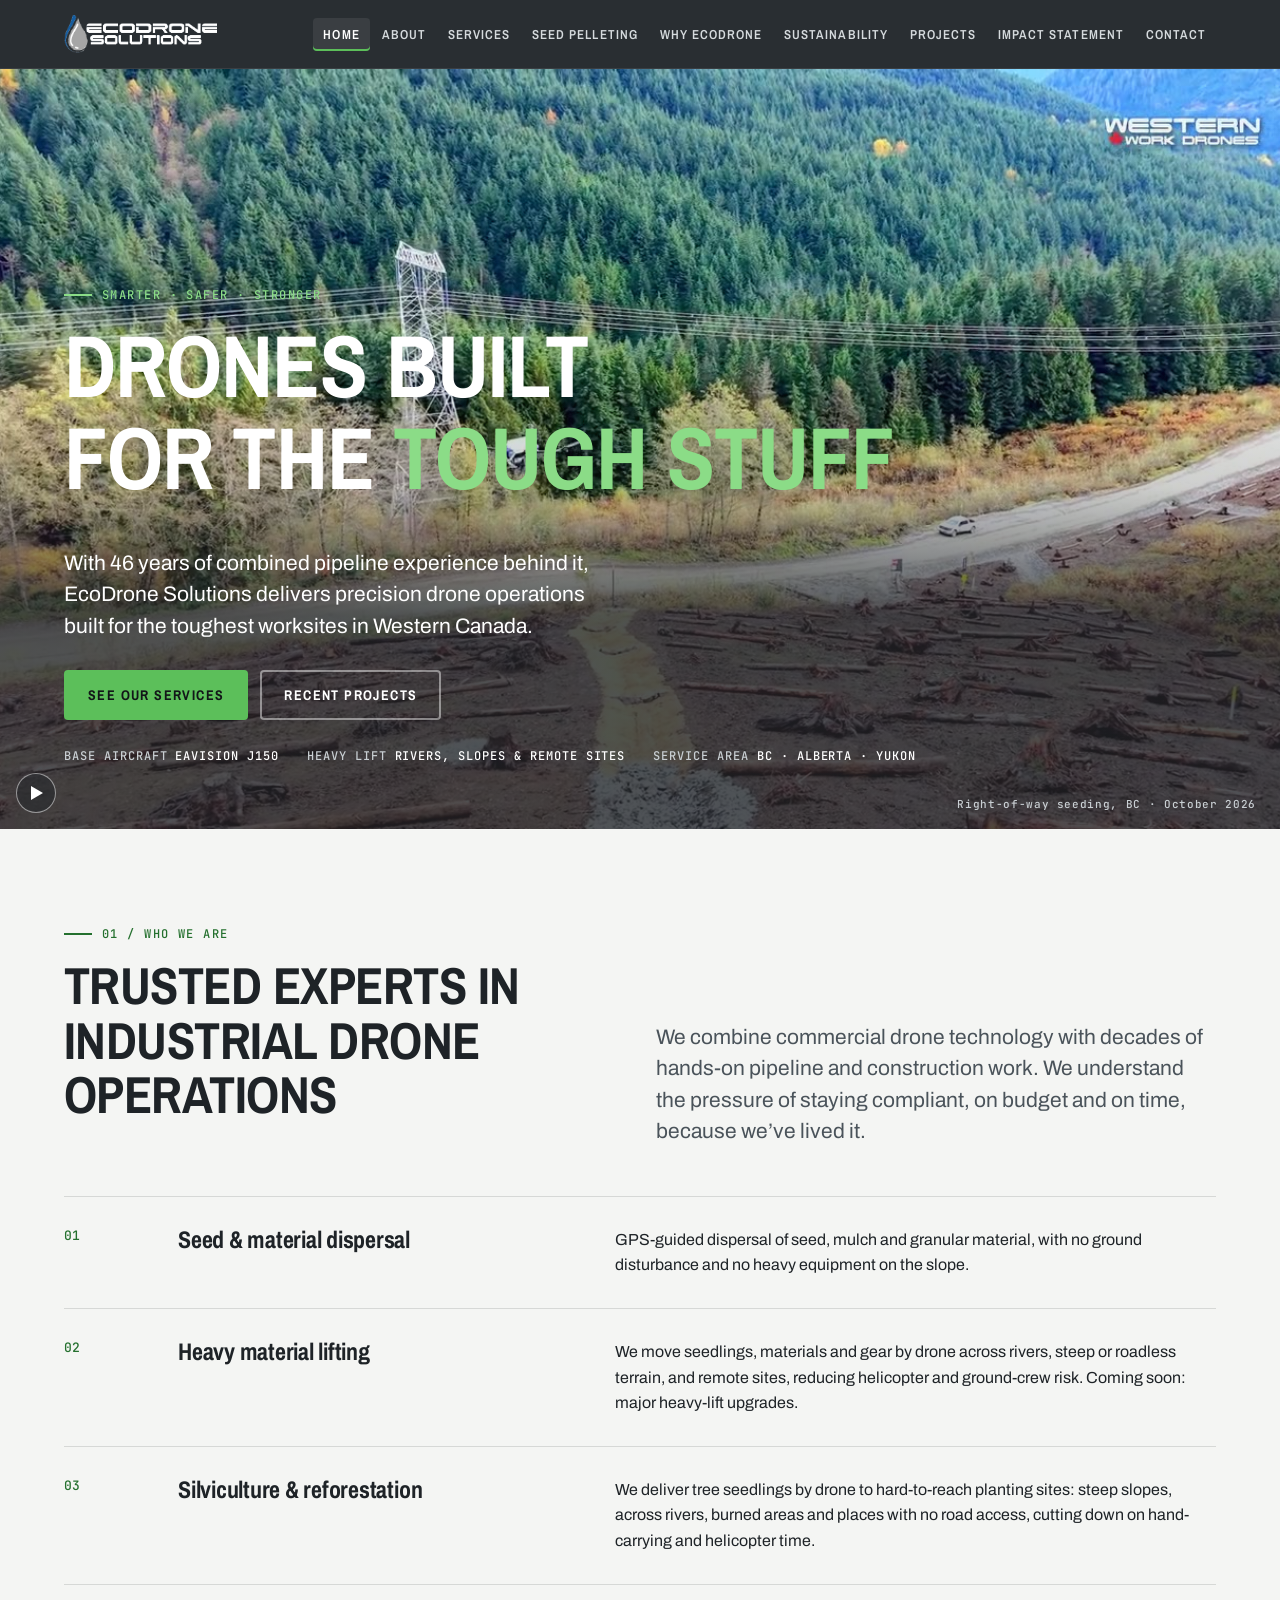
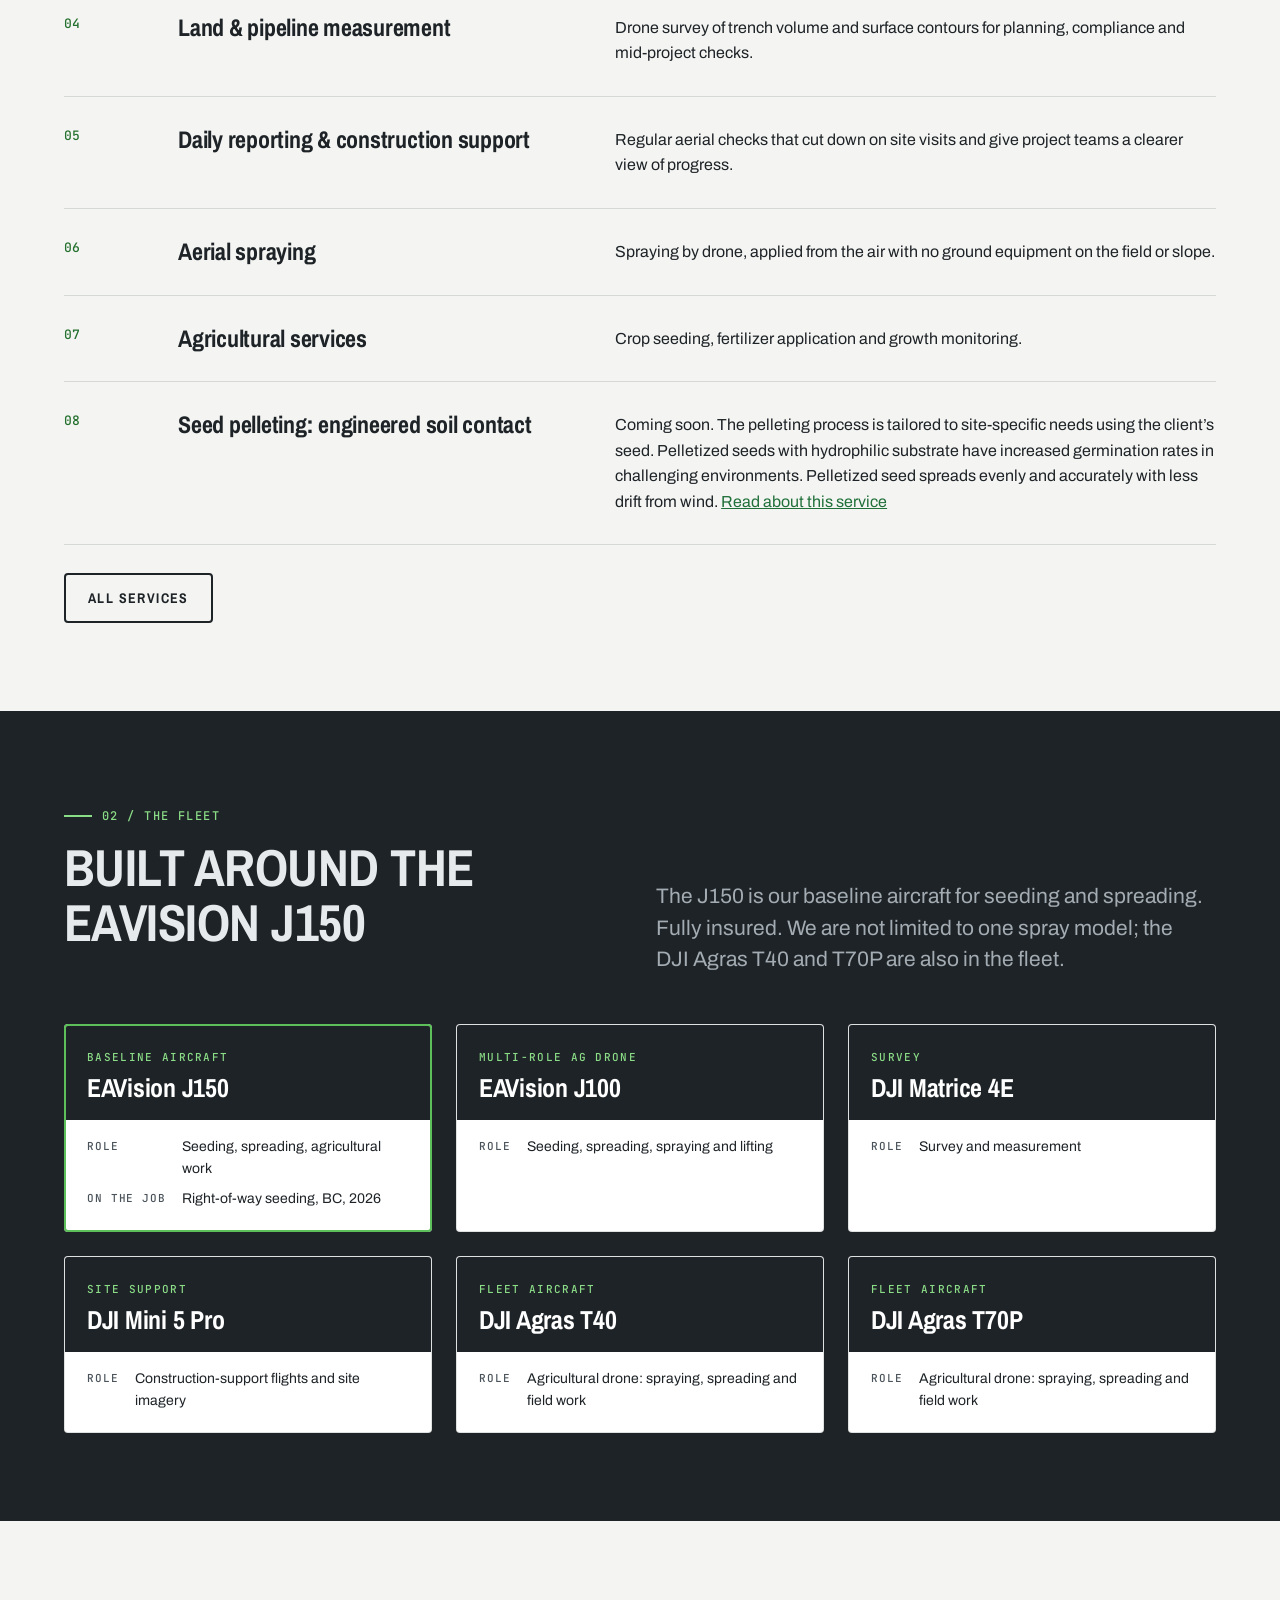
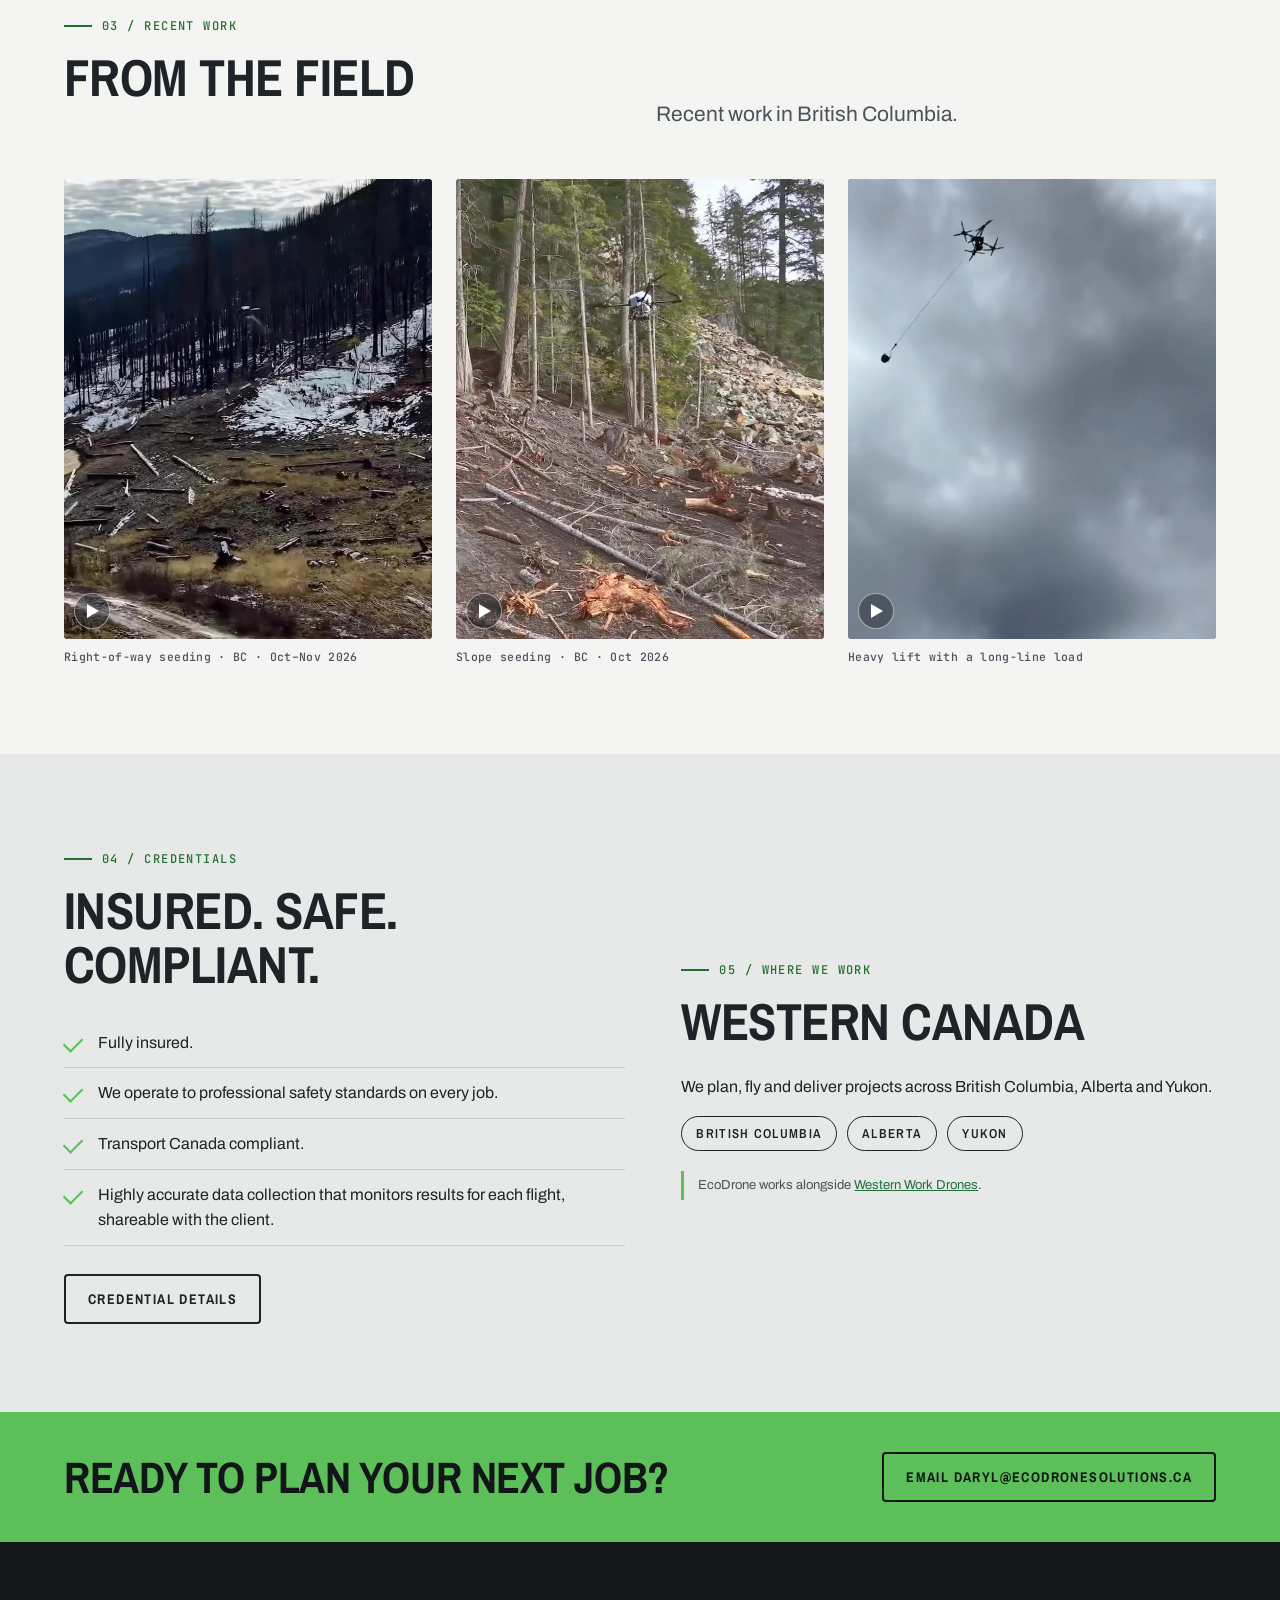
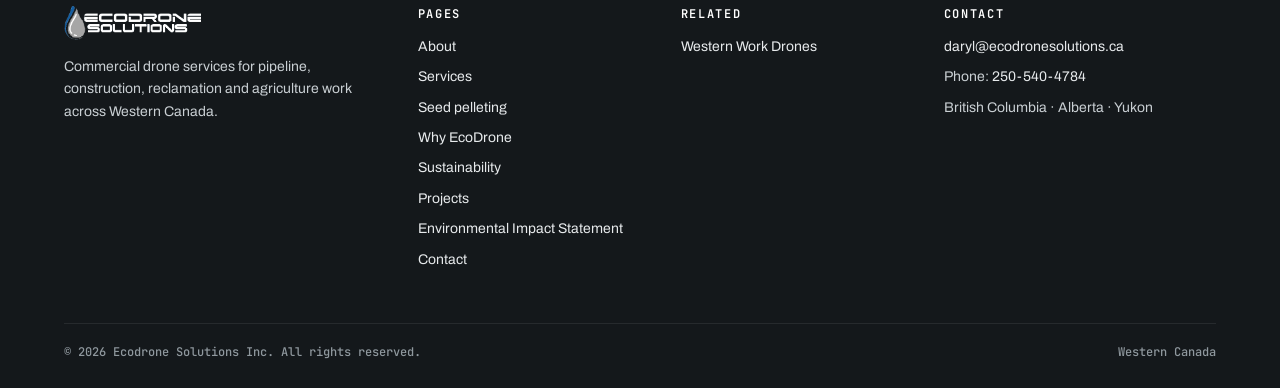
<file: index.html>
<!doctype html>
<html lang="en-CA">
<head>
<meta charset="utf-8">
<meta name="viewport" content="width=device-width,initial-scale=1">
<title>EcoDrone Solutions Inc.</title>
<meta name="description" content="EcoDrone Solutions Inc. flies an EAVision J150-based drone fleet for seeding and material dispersal, and provides drone heavy lifting, on pipeline, construction and reclamation sites across BC, Alberta and Yukon.">
<link rel="preconnect" href="https://fonts.googleapis.com">
<link rel="preconnect" href="https://fonts.gstatic.com" crossorigin>
<link rel="stylesheet" href="https://fonts.googleapis.com/css2?family=Archivo:wght@400;500;600;700&family=Archivo+Narrow:wght@500;600;700&family=JetBrains+Mono:wght@500&display=swap">
<link rel="stylesheet" href="css/site.css">
</head>
<body>
<a class="skip" href="#main">Skip to content</a>
<header class="hdr">
  <div class="wrap">
    <a class="logo" href="index.html" aria-label="EcoDrone Solutions home"><img src="img/Ecodrone-Logo-white.png" alt="EcoDrone Solutions" width="153" height="38"></a>
    <button class="menu-btn" aria-controls="nav" aria-expanded="false">Menu</button>
    <ul class="nav" id="nav"><li><a href="index.html" aria-current="page">Home</a></li><li><a href="about.html">About</a></li><li><a href="services.html">Services</a></li><li><a href="seed-coating.html">Seed pelleting</a></li><li><a href="why-ecodrone.html">Why EcoDrone</a></li><li><a href="sustainability.html">Sustainability</a></li><li><a href="projects.html">Projects</a></li><li><a href="environmental-impact-statement.html">Impact Statement</a></li><li><a href="contact.html">Contact</a></li></ul>
  </div>
</header>
<main id="main">

<section class="hero" style="padding:0">
  <div class="bg-media" style="background-image:url(vid/hero-seeding.jpg)"><video class="bg" src="vid/hero-seeding.mp4" type="video/mp4" autoplay muted loop playsinline webkit-playsinline disablepictureinpicture disableremoteplayback preload="auto" poster="vid/hero-seeding.jpg" aria-hidden="true" tabindex="-1"></video></div><div class="ov" style="--ov:0.78"></div><button type="button" class="clip-toggle is-paused" data-clip-toggle aria-label="Play background video" aria-pressed="false"><span class="clip-toggle-icon" aria-hidden="true"></span></button>
  <div class="wrap">
    <div class="tag">Smarter &middot; Safer &middot; Stronger</div>
    <h1>Drones built<br>for the <span>tough stuff</span></h1>
    <p class="lead">With 46 years of combined pipeline experience behind it, EcoDrone Solutions delivers precision drone operations built for the toughest worksites in Western Canada.</p>
    <div class="btns">
      <a class="btn btn-seed" href="services.html">See our services</a>
      <a class="btn btn-ghost" href="projects.html">Recent projects</a>
    </div>
    <div class="meta"><span>Base aircraft <b>EAVision J150</b></span><span>Heavy lift <b>Rivers, slopes &amp; remote sites</b></span><span>Service area <b>BC &middot; Alberta &middot; Yukon</b></span></div>
  </div>
  <div class="caption-chip">Right-of-way seeding, BC &middot; October 2026</div>
</section>

<section>
  <div class="wrap">
    <div class="sec-head">
      <div><div class="tag">01 / Who we are</div><h2>Trusted experts in industrial drone operations</h2></div>
      <p class="lead muted">We combine commercial drone technology with decades of hands-on pipeline and construction work. We understand the pressure of staying compliant, on budget and on time, because we&rsquo;ve lived it.</p>
    </div>
    <div class="rows">
      <div class="row"><span class="n">01</span><h3>Seed &amp; material dispersal</h3><p>GPS-guided dispersal of seed, mulch and granular material, with no ground disturbance and no heavy equipment on the slope.</p></div>
      <div class="row"><span class="n">02</span><h3>Heavy material lifting</h3><p>We move seedlings, materials and gear by drone across rivers, steep or roadless terrain, and remote sites, reducing helicopter and ground-crew risk. Coming soon: major heavy-lift upgrades.</p></div>
      <div class="row"><span class="n">03</span><h3>Silviculture &amp; reforestation</h3><p>We deliver tree seedlings by drone to hard-to-reach planting sites: steep slopes, across rivers, burned areas and places with no road access, cutting down on hand-carrying and helicopter time.</p></div>
      <div class="row"><span class="n">04</span><h3>Land &amp; pipeline measurement</h3><p>Drone survey of trench volume and surface contours for planning, compliance and mid-project checks.</p></div>
      <div class="row"><span class="n">05</span><h3>Daily reporting &amp; construction support</h3><p>Regular aerial checks that cut down on site visits and give project teams a clearer view of progress.</p></div>
      <div class="row"><span class="n">06</span><h3>Aerial spraying</h3><p>Spraying by drone, applied from the air with no ground equipment on the field or slope.</p></div>
      <div class="row"><span class="n">07</span><h3>Agricultural services</h3><p>Crop seeding, fertilizer application and growth monitoring.</p></div>
      <div class="row"><span class="n">08</span><h3>Seed pelleting: engineered soil contact</h3><p>Coming soon. The pelleting process is tailored to site-specific needs using the client&rsquo;s seed. Pelletized seeds with hydrophilic substrate have increased germination rates in challenging environments. Pelletized seed spreads evenly and accurately with less drift from wind. <a href="seed-coating.html">Read about this service</a></p></div>
    </div>
    <div class="btns"><a class="btn btn-line" href="services.html">All services</a></div>
  </div>
</section>

<section class="sec-dark" id="fleet">
  <div class="wrap">
    <div class="sec-head">
      <div><div class="tag">02 / The fleet</div><h2>Built around the EAVision J150</h2></div>
      <p class="lead muted">The J150 is our baseline aircraft for seeding and spreading. Fully insured. We are not limited to one spray model; the DJI Agras T40 and T70P are also in the fleet.</p>
    </div>
    <div class="grid g3">
      <div class="plate base"><div class="top"><small>Baseline aircraft</small><h3>EAVision J150</h3></div><dl><dt>Role</dt><dd>Seeding, spreading, agricultural work</dd><dt>On the job</dt><dd>Right-of-way seeding, BC, 2026</dd></dl></div>
      <div class="plate"><div class="top"><small>Multi-role ag drone</small><h3>EAVision J100</h3></div><dl><dt>Role</dt><dd>Seeding, spreading, spraying and lifting</dd></dl></div>
      <div class="plate"><div class="top"><small>Survey</small><h3>DJI Matrice 4E</h3></div><dl><dt>Role</dt><dd>Survey and measurement</dd></dl></div>
      <div class="plate"><div class="top"><small>Site support</small><h3>DJI Mini 5 Pro</h3></div><dl><dt>Role</dt><dd>Construction-support flights and site imagery</dd></dl></div>
      <div class="plate"><div class="top"><small>Fleet aircraft</small><h3>DJI Agras T40</h3></div><dl><dt>Role</dt><dd>Agricultural drone: spraying, spreading and field work</dd></dl></div>
      <div class="plate"><div class="top"><small>Fleet aircraft</small><h3>DJI Agras T70P</h3></div><dl><dt>Role</dt><dd>Agricultural drone: spraying, spreading and field work</dd></dl></div>
    </div>
  </div>
</section>

<section>
  <div class="wrap">
    <div class="sec-head">
      <div><div class="tag">03 / Recent work</div><h2>From the field</h2></div>
      <p class="lead muted">Recent work in British Columbia.</p>
    </div>
    <div class="grid g3">
      <figure><div class="fig ar-45 has-clip"><a class="fig-link" href="projects.html#row-seeding" style="text-decoration:none;color:inherit"><div class="bg-media" style="background-image:url(vid/field-row-seeding.jpg)"><video class="bg" src="vid/field-row-seeding.mp4" type="video/mp4" autoplay muted loop playsinline webkit-playsinline disablepictureinpicture disableremoteplayback preload="metadata" poster="vid/field-row-seeding.jpg" aria-hidden="true" tabindex="-1"></video></div></a><button type="button" class="clip-toggle is-paused" data-clip-toggle aria-label="Play background video" aria-pressed="false"><span class="clip-toggle-icon" aria-hidden="true"></span></button></div><figcaption><a href="projects.html#row-seeding" style="text-decoration:none;color:inherit">Right-of-way seeding &middot; BC &middot; Oct&ndash;Nov 2026</a></figcaption></figure>
      <figure><div class="fig ar-45 has-clip"><a class="fig-link" href="projects.html#slope-seeding" style="text-decoration:none;color:inherit"><div class="bg-media" style="background-image:url(vid/field-slope-seeding.jpg)"><video class="bg" src="vid/field-slope-seeding.mp4" type="video/mp4" autoplay muted loop playsinline webkit-playsinline disablepictureinpicture disableremoteplayback preload="metadata" poster="vid/field-slope-seeding.jpg" aria-hidden="true" tabindex="-1"></video></div></a><button type="button" class="clip-toggle is-paused" data-clip-toggle aria-label="Play background video" aria-pressed="false"><span class="clip-toggle-icon" aria-hidden="true"></span></button></div><figcaption><a href="projects.html#slope-seeding" style="text-decoration:none;color:inherit">Slope seeding &middot; BC &middot; Oct 2026</a></figcaption></figure>
      <figure><div class="fig ar-45 has-clip"><a class="fig-link" href="projects.html#heavy-lift" style="text-decoration:none;color:inherit"><div class="bg-media" style="background-image:url(vid/field-heavy-lift.jpg)"><video class="bg" src="vid/field-heavy-lift.mp4" type="video/mp4" autoplay muted loop playsinline webkit-playsinline disablepictureinpicture disableremoteplayback preload="metadata" poster="vid/field-heavy-lift.jpg" aria-hidden="true" tabindex="-1"></video></div></a><button type="button" class="clip-toggle is-paused" data-clip-toggle aria-label="Play background video" aria-pressed="false"><span class="clip-toggle-icon" aria-hidden="true"></span></button></div><figcaption><a href="projects.html#heavy-lift" style="text-decoration:none;color:inherit">Heavy lift with a long-line load</a></figcaption></figure>
    </div>
  </div>
</section>

<section class="sec-mist">
  <div class="wrap split">
    <div>
      <div class="tag">04 / Credentials</div>
      <h2>Insured. Safe. Compliant.</h2>
      <ul class="checks">
        <li>Fully insured.</li>
        <li>We operate to professional safety standards on every job.</li>
        <li>Transport Canada compliant.</li>
        <li>Highly accurate data collection that monitors results for each flight, shareable with the client.</li>
      </ul>
      <div class="btns"><a class="btn btn-line" href="why-ecodrone.html#credentials">Credential details</a></div>
    </div>
    <div>
      <div class="tag">05 / Where we work</div>
      <h2>Western Canada</h2>
      <p>We plan, fly and deliver projects across British Columbia, Alberta and Yukon.</p>
      <ul class="areas"><li>British Columbia</li><li>Alberta</li><li>Yukon</li></ul>
      <p class="note">EcoDrone works alongside <a href="https://westernworkdrones.ca">Western Work Drones</a>.</p>
    </div>
  </div>
</section>
<section class="band" style="padding:0"><div class="wrap">
<h2>Ready to plan your next job?</h2>
<a class="btn btn-line" href="mailto:daryl@ecodronesolutions.ca?subject=Project%20enquiry">Email daryl@ecodronesolutions.ca</a>
</div></section>
</main>
<footer class="ftr">
  <div class="wrap">
    <div class="cols">
      <div>
        <img src="img/Ecodrone-Logo-white.png" alt="EcoDrone Solutions" width="137" height="34">
        <p>Commercial drone services for pipeline, construction, reclamation and agriculture work across Western Canada.</p>
      </div>
      <div>
        <h4>Pages</h4>
        <ul>
          <li><a href="about.html">About</a></li><li><a href="services.html">Services</a></li>
          <li><a href="seed-coating.html">Seed pelleting</a></li>
          <li><a href="why-ecodrone.html">Why EcoDrone</a></li><li><a href="sustainability.html">Sustainability</a></li>
          <li><a href="projects.html">Projects</a></li><li><a href="environmental-impact-statement.html">Environmental Impact Statement</a></li>
          <li><a href="contact.html">Contact</a></li>
        </ul>
      </div>
      <div>
        <h4>Related</h4>
        <ul>
          <li><a href="https://westernworkdrones.ca" rel="noopener">Western Work Drones</a></li>
        </ul>
      </div>
      <div>
        <h4>Contact</h4>
        <ul>
          <li><a href="mailto:daryl@ecodronesolutions.ca">daryl@ecodronesolutions.ca</a></li>
          <li class="nowrap">Phone: <a href="tel:+12505404784">250-540-4784</a></li>
          <li>British Columbia &middot; Alberta &middot; Yukon</li>
        </ul>
      </div>
    </div>
    <div class="base"><span>&copy; <span id="yr">2026</span> Ecodrone Solutions Inc. All rights reserved.</span><span>Western Canada</span></div>
  </div>
</footer>
<script src="js/site.js"></script>
</body>
</html>
</file>
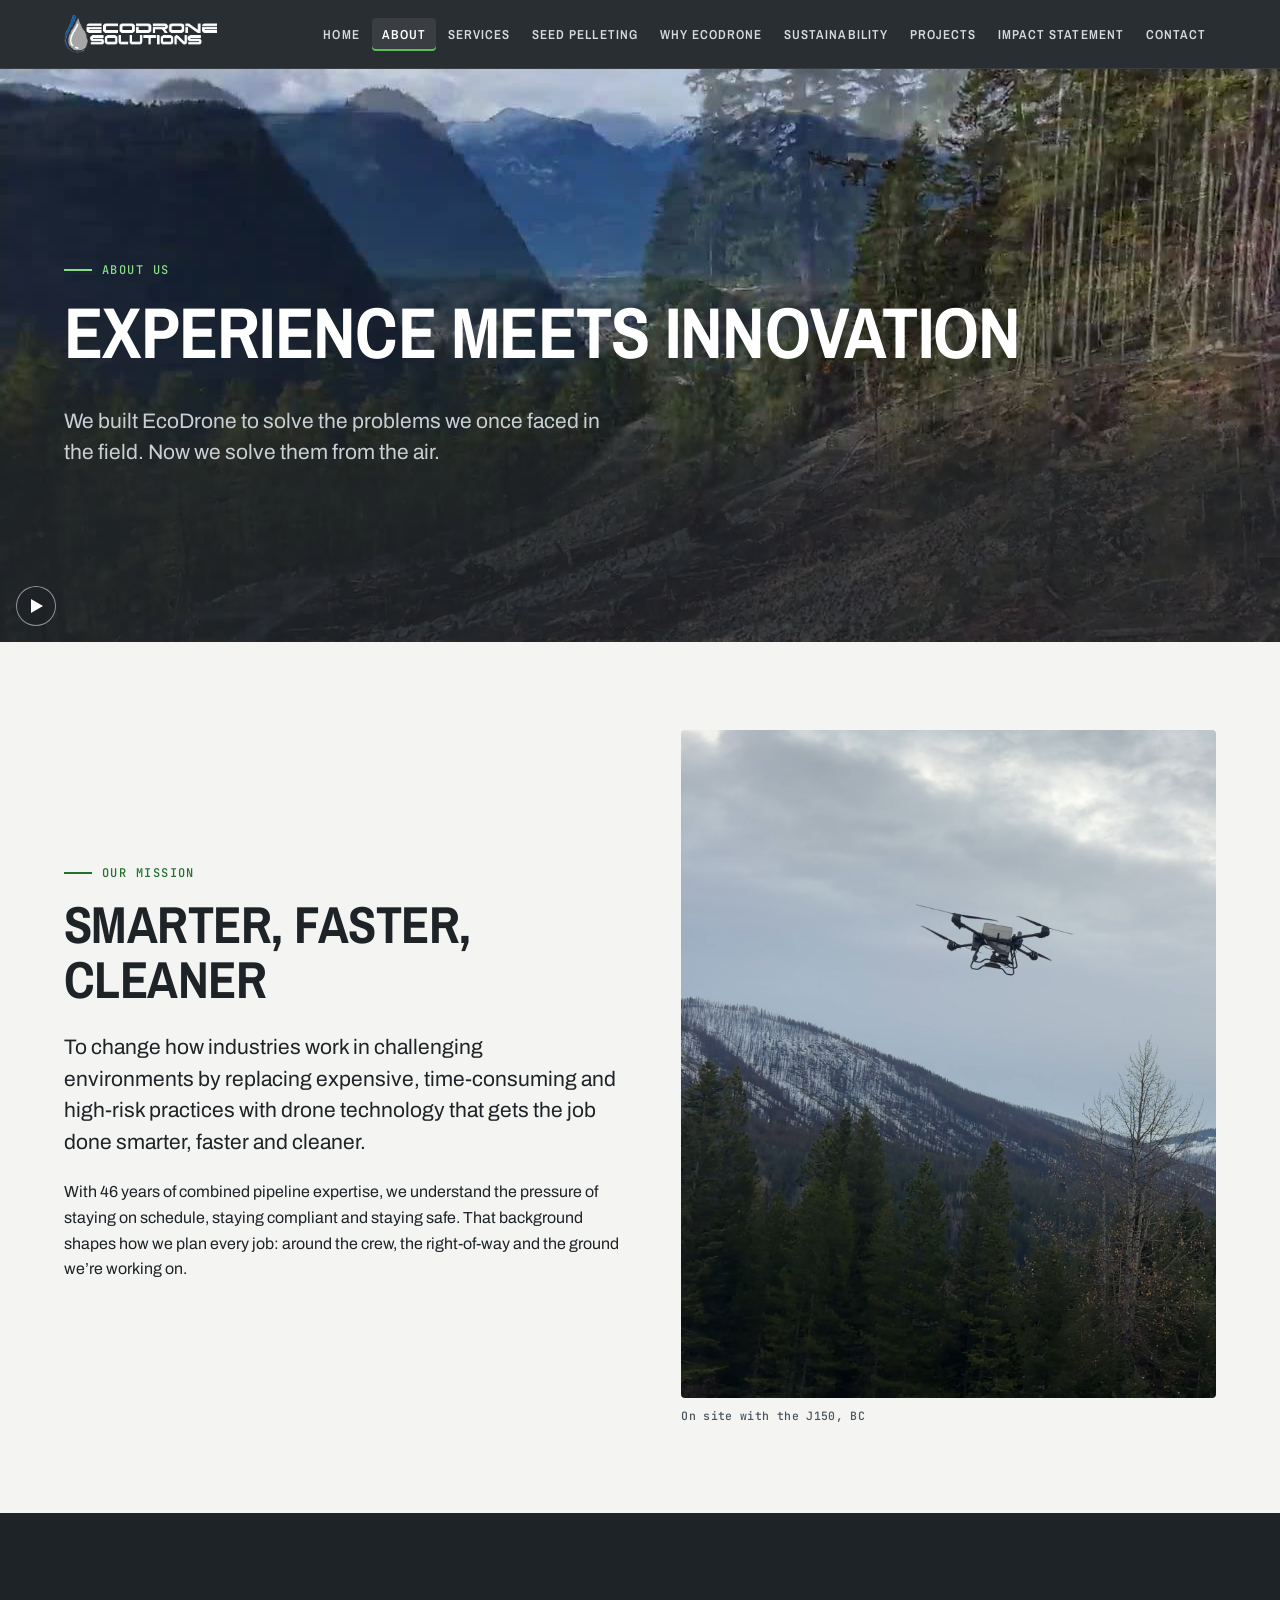
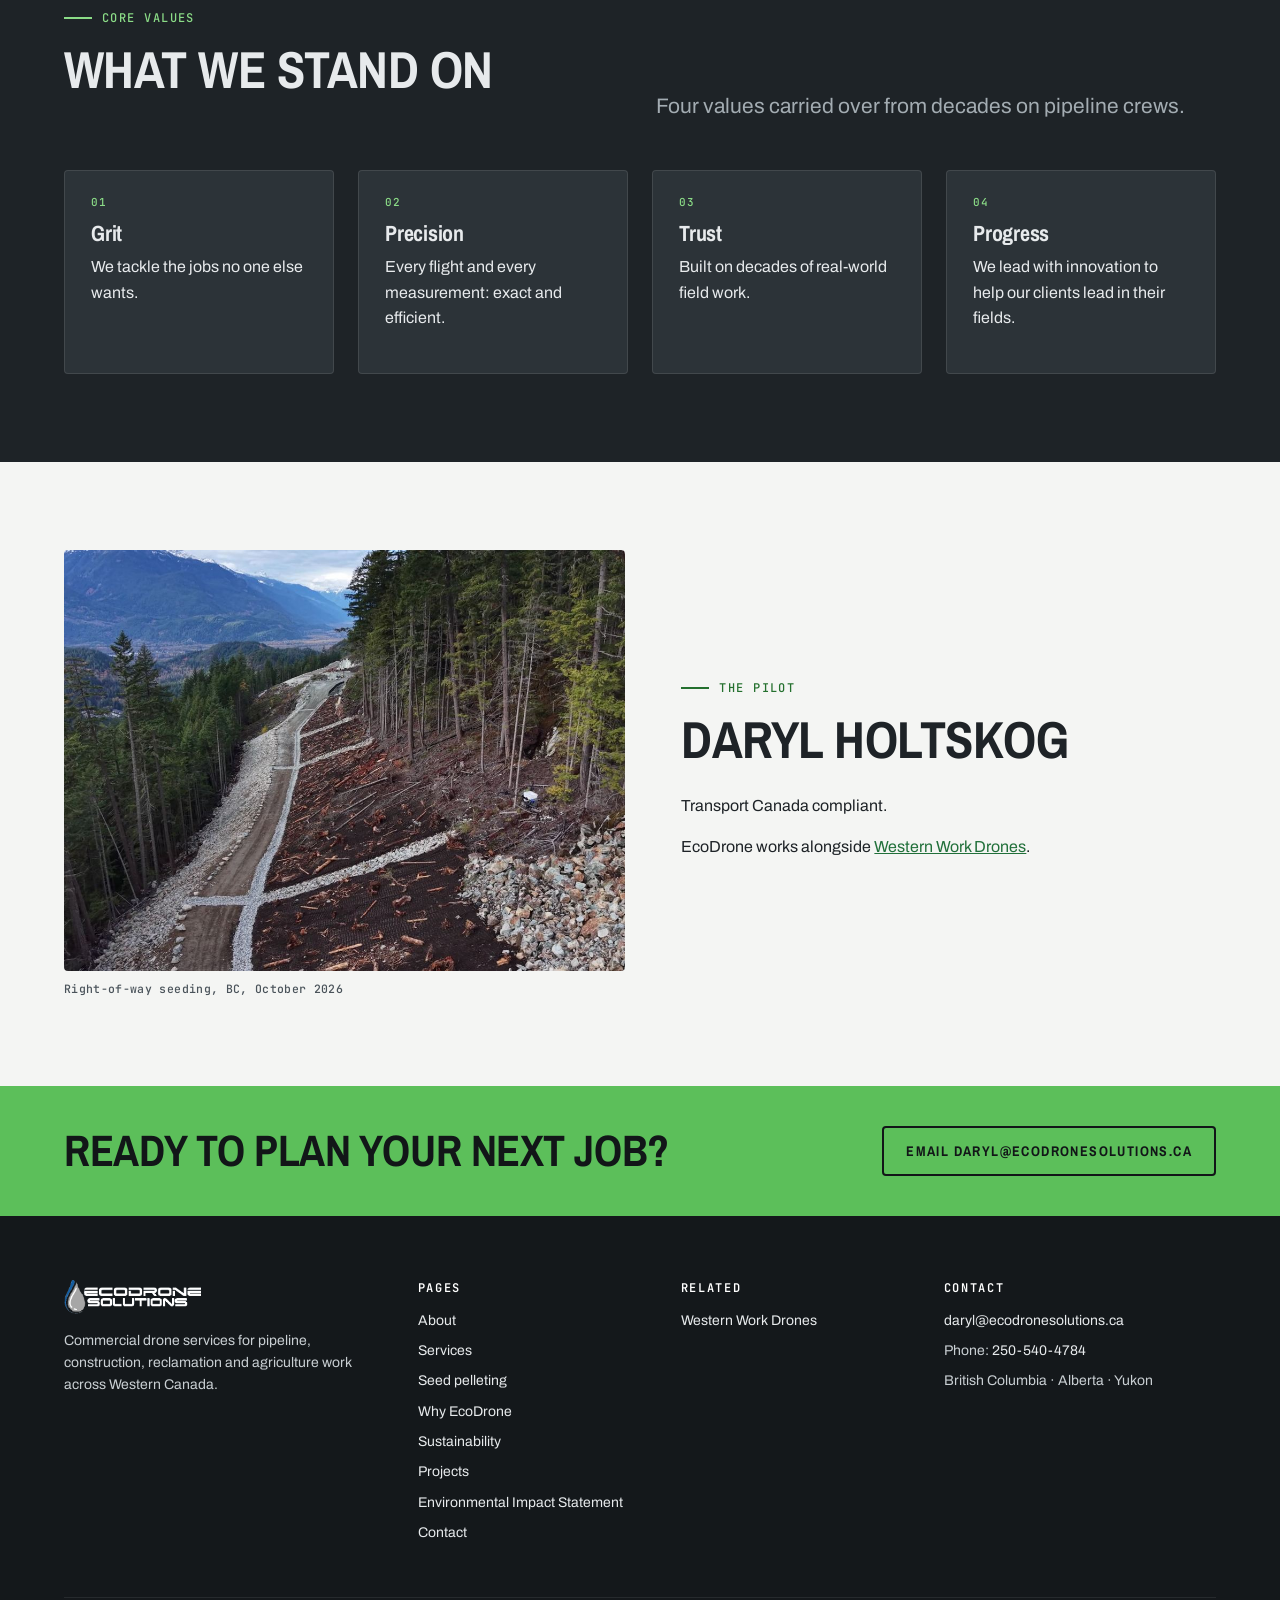
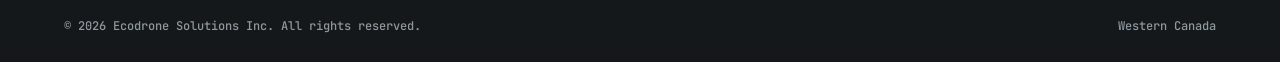
<file: about.html>
<!doctype html>
<html lang="en-CA">
<head>
<meta charset="utf-8">
<meta name="viewport" content="width=device-width,initial-scale=1">
<title>About | EcoDrone Solutions Inc.</title>
<meta name="description" content="About EcoDrone Solutions Inc.: our mission, our pipeline background and the values behind every flight.">
<link rel="preconnect" href="https://fonts.googleapis.com">
<link rel="preconnect" href="https://fonts.gstatic.com" crossorigin>
<link rel="stylesheet" href="https://fonts.googleapis.com/css2?family=Archivo:wght@400;500;600;700&family=Archivo+Narrow:wght@500;600;700&family=JetBrains+Mono:wght@500&display=swap">
<link rel="stylesheet" href="css/site.css">
</head>
<body>
<a class="skip" href="#main">Skip to content</a>
<header class="hdr">
  <div class="wrap">
    <a class="logo" href="index.html" aria-label="EcoDrone Solutions home"><img src="img/Ecodrone-Logo-white.png" alt="EcoDrone Solutions" width="153" height="38"></a>
    <button class="menu-btn" aria-controls="nav" aria-expanded="false">Menu</button>
    <ul class="nav" id="nav"><li><a href="index.html">Home</a></li><li><a href="about.html" aria-current="page">About</a></li><li><a href="services.html">Services</a></li><li><a href="seed-coating.html">Seed pelleting</a></li><li><a href="why-ecodrone.html">Why EcoDrone</a></li><li><a href="sustainability.html">Sustainability</a></li><li><a href="projects.html">Projects</a></li><li><a href="environmental-impact-statement.html">Impact Statement</a></li><li><a href="contact.html">Contact</a></li></ul>
  </div>
</header>
<main id="main">
<section class="page-hero has-clip"><div class="bg-media" style="background-image:url(vid/about-ridge.jpg)"><video class="bg" src="vid/about-ridge.mp4" type="video/mp4" autoplay muted loop playsinline webkit-playsinline disablepictureinpicture disableremoteplayback preload="metadata" poster="vid/about-ridge.jpg" aria-hidden="true" tabindex="-1"></video></div><div class="ov" style="--ov:0.78"></div><button type="button" class="clip-toggle is-paused" data-clip-toggle aria-label="Play background video" aria-pressed="false"><span class="clip-toggle-icon" aria-hidden="true"></span></button><div class="wrap">
<div class="tag">About us</div><h1>Experience meets innovation</h1><p class="lead">We built EcoDrone to solve the problems we once faced in the field. Now we solve them from the air.</p></div></section>

<section>
  <div class="wrap split">
    <div>
      <div class="tag">Our mission</div>
      <h2>Smarter, faster, cleaner</h2>
      <p class="lead">To change how industries work in challenging environments by replacing expensive, time-consuming and high-risk practices with drone technology that gets the job done smarter, faster and cleaner.</p>
      <p>With 46 years of combined pipeline expertise, we understand the pressure of staying on schedule, staying compliant and staying safe. That background shapes how we plan every job: around the crew, the right-of-way and the ground we&rsquo;re working on.</p>
    </div>
    <figure><div class="fig ar-45"><img src="img/about-j150-onsite.jpg" alt="EAVision J150 in flight over forested, snow-dusted mountains on a field job" loading="lazy"></div><figcaption>On site with the J150, BC</figcaption></figure>
  </div>
</section>
<section class="sec-dark">
  <div class="wrap">
    <div class="sec-head"><div><div class="tag">Core values</div><h2>What we stand on</h2></div><p class="lead muted">Four values carried over from decades on pipeline crews.</p></div>
    <div class="grid g4">
      <div class="card"><span class="k">01</span><h3>Grit</h3><p>We tackle the jobs no one else wants.</p></div>
      <div class="card"><span class="k">02</span><h3>Precision</h3><p>Every flight and every measurement: exact and efficient.</p></div>
      <div class="card"><span class="k">03</span><h3>Trust</h3><p>Built on decades of real-world field work.</p></div>
      <div class="card"><span class="k">04</span><h3>Progress</h3><p>We lead with innovation to help our clients lead in their fields.</p></div>
    </div>
  </div>
</section>
<section>
  <div class="wrap split rev">
    <div>
      <div class="tag">The pilot</div>
      <h2>Daryl Holtskog</h2>
      <p>Transport Canada compliant.</p>
      <p>EcoDrone works alongside <a href="https://westernworkdrones.ca">Western Work Drones</a>.</p>
    </div>
    <figure><div class="fig ar-43"><img src="img/seeding-07.jpg" alt="Seeded slope and switchback road on a right-of-way seeding job" loading="lazy"></div><figcaption>Right-of-way seeding, BC, October 2026</figcaption></figure>
  </div>
</section>
<section class="band" style="padding:0"><div class="wrap">
<h2>Ready to plan your next job?</h2>
<a class="btn btn-line" href="mailto:daryl@ecodronesolutions.ca?subject=Project%20enquiry">Email daryl@ecodronesolutions.ca</a>
</div></section>
</main>
<footer class="ftr">
  <div class="wrap">
    <div class="cols">
      <div>
        <img src="img/Ecodrone-Logo-white.png" alt="EcoDrone Solutions" width="137" height="34">
        <p>Commercial drone services for pipeline, construction, reclamation and agriculture work across Western Canada.</p>
      </div>
      <div>
        <h4>Pages</h4>
        <ul>
          <li><a href="about.html">About</a></li><li><a href="services.html">Services</a></li>
          <li><a href="seed-coating.html">Seed pelleting</a></li>
          <li><a href="why-ecodrone.html">Why EcoDrone</a></li><li><a href="sustainability.html">Sustainability</a></li>
          <li><a href="projects.html">Projects</a></li><li><a href="environmental-impact-statement.html">Environmental Impact Statement</a></li>
          <li><a href="contact.html">Contact</a></li>
        </ul>
      </div>
      <div>
        <h4>Related</h4>
        <ul>
          <li><a href="https://westernworkdrones.ca" rel="noopener">Western Work Drones</a></li>
        </ul>
      </div>
      <div>
        <h4>Contact</h4>
        <ul>
          <li><a href="mailto:daryl@ecodronesolutions.ca">daryl@ecodronesolutions.ca</a></li>
          <li class="nowrap">Phone: <a href="tel:+12505404784">250-540-4784</a></li>
          <li>British Columbia &middot; Alberta &middot; Yukon</li>
        </ul>
      </div>
    </div>
    <div class="base"><span>&copy; <span id="yr">2026</span> Ecodrone Solutions Inc. All rights reserved.</span><span>Western Canada</span></div>
  </div>
</footer>
<script src="js/site.js"></script>
</body>
</html>
</file>
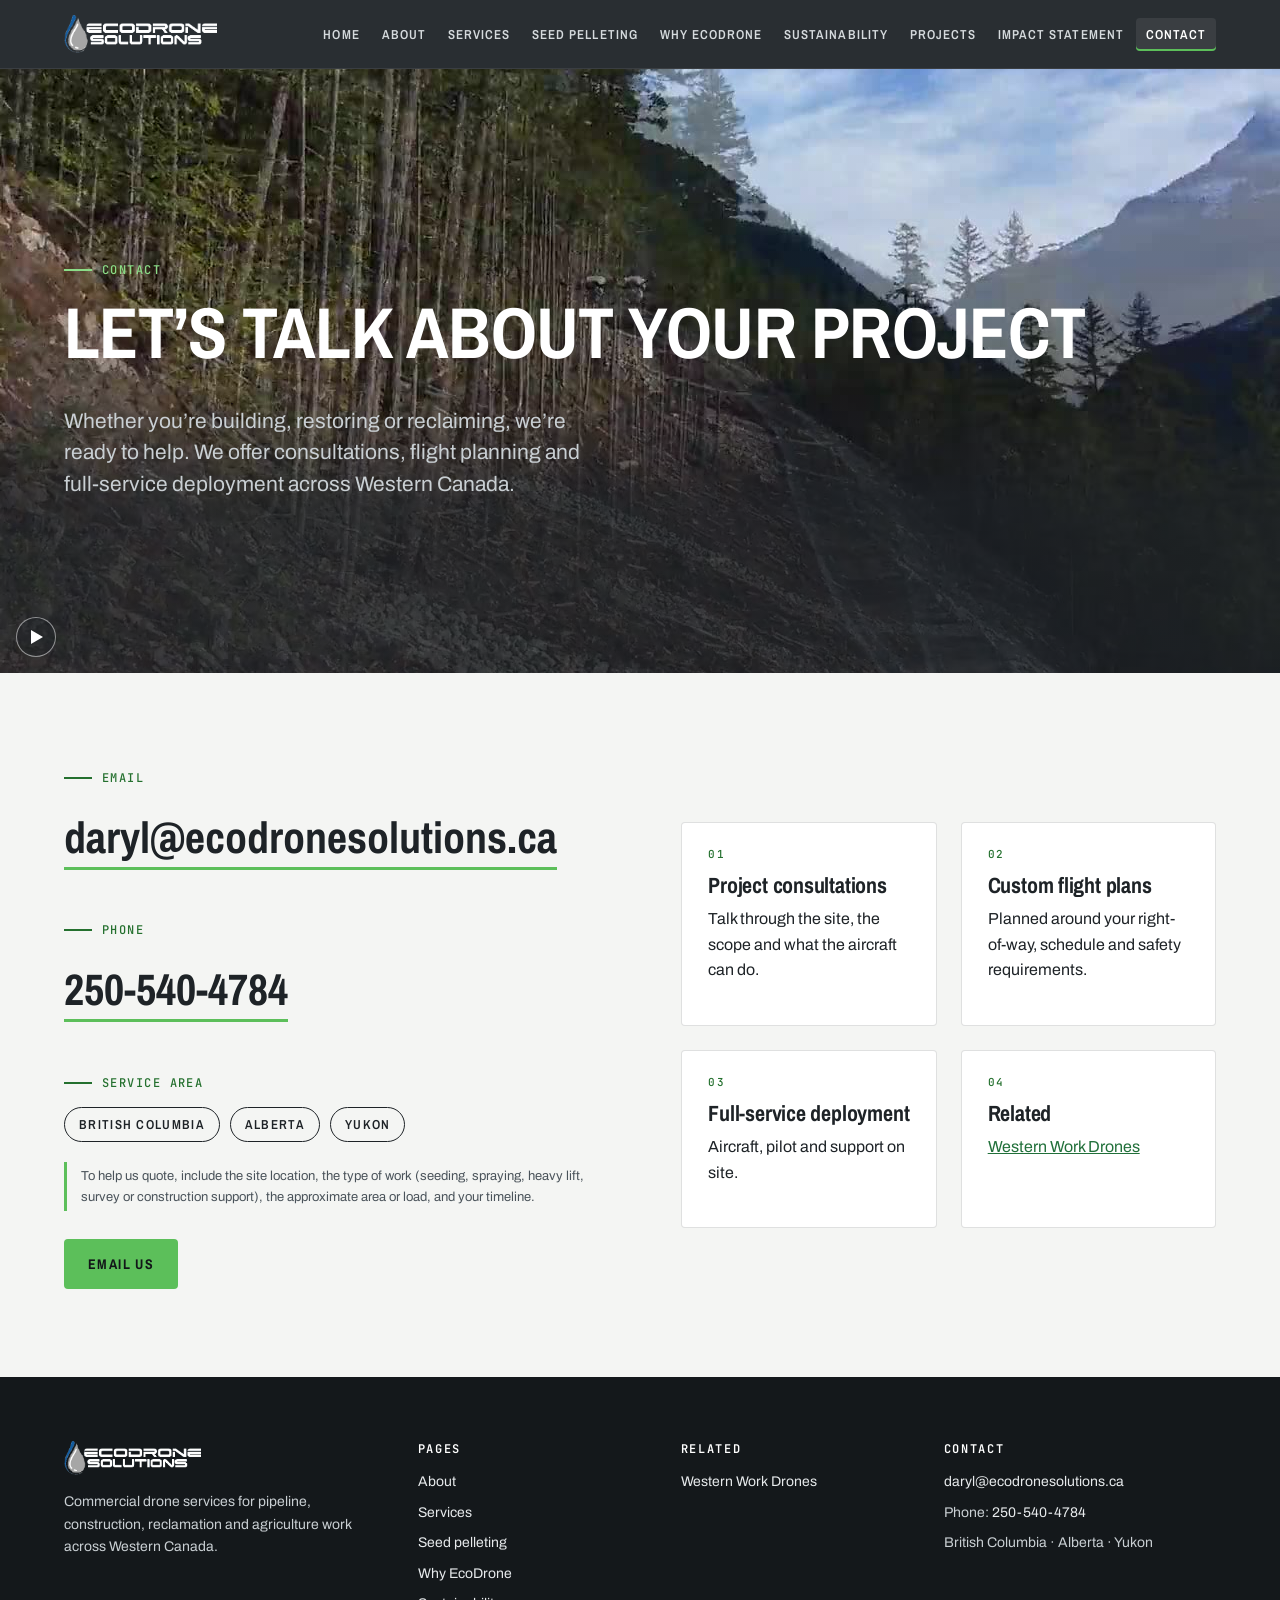
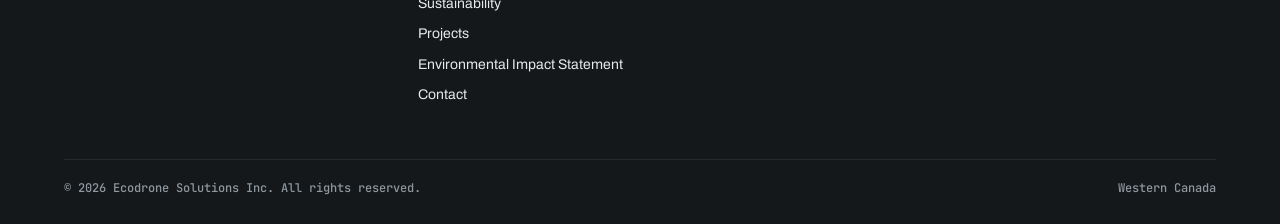
<file: contact.html>
<!doctype html>
<html lang="en-CA">
<head>
<meta charset="utf-8">
<meta name="viewport" content="width=device-width,initial-scale=1">
<title>Contact | EcoDrone Solutions Inc.</title>
<meta name="description" content="Contact EcoDrone Solutions Inc. for consultations, flight planning and full-service drone deployment across BC, Alberta and Yukon.">
<link rel="preconnect" href="https://fonts.googleapis.com">
<link rel="preconnect" href="https://fonts.gstatic.com" crossorigin>
<link rel="stylesheet" href="https://fonts.googleapis.com/css2?family=Archivo:wght@400;500;600;700&family=Archivo+Narrow:wght@500;600;700&family=JetBrains+Mono:wght@500&display=swap">
<link rel="stylesheet" href="css/site.css">
</head>
<body>
<a class="skip" href="#main">Skip to content</a>
<header class="hdr">
  <div class="wrap">
    <a class="logo" href="index.html" aria-label="EcoDrone Solutions home"><img src="img/Ecodrone-Logo-white.png" alt="EcoDrone Solutions" width="153" height="38"></a>
    <button class="menu-btn" aria-controls="nav" aria-expanded="false">Menu</button>
    <ul class="nav" id="nav"><li><a href="index.html">Home</a></li><li><a href="about.html">About</a></li><li><a href="services.html">Services</a></li><li><a href="seed-coating.html">Seed pelleting</a></li><li><a href="why-ecodrone.html">Why EcoDrone</a></li><li><a href="sustainability.html">Sustainability</a></li><li><a href="projects.html">Projects</a></li><li><a href="environmental-impact-statement.html">Impact Statement</a></li><li><a href="contact.html" aria-current="page">Contact</a></li></ul>
  </div>
</header>
<main id="main">
<section class="page-hero has-clip"><div class="bg-media" style="background-image:url(vid/contact-forest.jpg)"><video class="bg" src="vid/contact-forest.mp4" type="video/mp4" autoplay muted loop playsinline webkit-playsinline disablepictureinpicture disableremoteplayback preload="metadata" poster="vid/contact-forest.jpg" aria-hidden="true" tabindex="-1"></video></div><div class="ov" style="--ov:0.78"></div><button type="button" class="clip-toggle is-paused" data-clip-toggle aria-label="Play background video" aria-pressed="false"><span class="clip-toggle-icon" aria-hidden="true"></span></button><div class="wrap">
<div class="tag">Contact</div><h1>Let&rsquo;s talk about your project</h1><p class="lead">Whether you&rsquo;re building, restoring or reclaiming, we&rsquo;re ready to help. We offer consultations, flight planning and full-service deployment across Western Canada.</p></div></section>

<section>
  <div class="wrap split">
    <div>
      <div class="tag">Email</div>
      <p><a class="contact-big" href="mailto:daryl@ecodronesolutions.ca?subject=Project%20enquiry">daryl@ecodronesolutions.ca</a></p>
      <div class="tag" style="margin-top:36px">Phone</div>
      <p class="nowrap"><a class="contact-big" href="tel:+12505404784">250-540-4784</a></p>
      <div class="tag" style="margin-top:36px">Service area</div>
      <ul class="areas"><li>British Columbia</li><li>Alberta</li><li>Yukon</li></ul>
      <p class="note">To help us quote, include the site location, the type of work (seeding, spraying, heavy lift, survey or construction support), the approximate area or load, and your timeline.</p>
      <div class="btns"><a class="btn btn-seed" href="mailto:daryl@ecodronesolutions.ca?subject=Project%20enquiry">Email us</a></div>
    </div>
    <div>
      <div class="grid g2">
        <div class="card"><span class="k">01</span><h3>Project consultations</h3><p>Talk through the site, the scope and what the aircraft can do.</p></div>
        <div class="card"><span class="k">02</span><h3>Custom flight plans</h3><p>Planned around your right-of-way, schedule and safety requirements.</p></div>
        <div class="card"><span class="k">03</span><h3>Full-service deployment</h3><p>Aircraft, pilot and support on site.</p></div>
        <div class="card"><span class="k">04</span><h3>Related</h3><p><a href="https://westernworkdrones.ca">Western Work Drones</a></p></div>
      </div>
    </div>
  </div>
</section>
</main>
<footer class="ftr">
  <div class="wrap">
    <div class="cols">
      <div>
        <img src="img/Ecodrone-Logo-white.png" alt="EcoDrone Solutions" width="137" height="34">
        <p>Commercial drone services for pipeline, construction, reclamation and agriculture work across Western Canada.</p>
      </div>
      <div>
        <h4>Pages</h4>
        <ul>
          <li><a href="about.html">About</a></li><li><a href="services.html">Services</a></li>
          <li><a href="seed-coating.html">Seed pelleting</a></li>
          <li><a href="why-ecodrone.html">Why EcoDrone</a></li><li><a href="sustainability.html">Sustainability</a></li>
          <li><a href="projects.html">Projects</a></li><li><a href="environmental-impact-statement.html">Environmental Impact Statement</a></li>
          <li><a href="contact.html">Contact</a></li>
        </ul>
      </div>
      <div>
        <h4>Related</h4>
        <ul>
          <li><a href="https://westernworkdrones.ca" rel="noopener">Western Work Drones</a></li>
        </ul>
      </div>
      <div>
        <h4>Contact</h4>
        <ul>
          <li><a href="mailto:daryl@ecodronesolutions.ca">daryl@ecodronesolutions.ca</a></li>
          <li class="nowrap">Phone: <a href="tel:+12505404784">250-540-4784</a></li>
          <li>British Columbia &middot; Alberta &middot; Yukon</li>
        </ul>
      </div>
    </div>
    <div class="base"><span>&copy; <span id="yr">2026</span> Ecodrone Solutions Inc. All rights reserved.</span><span>Western Canada</span></div>
  </div>
</footer>
<script src="js/site.js"></script>
</body>
</html>
</file>
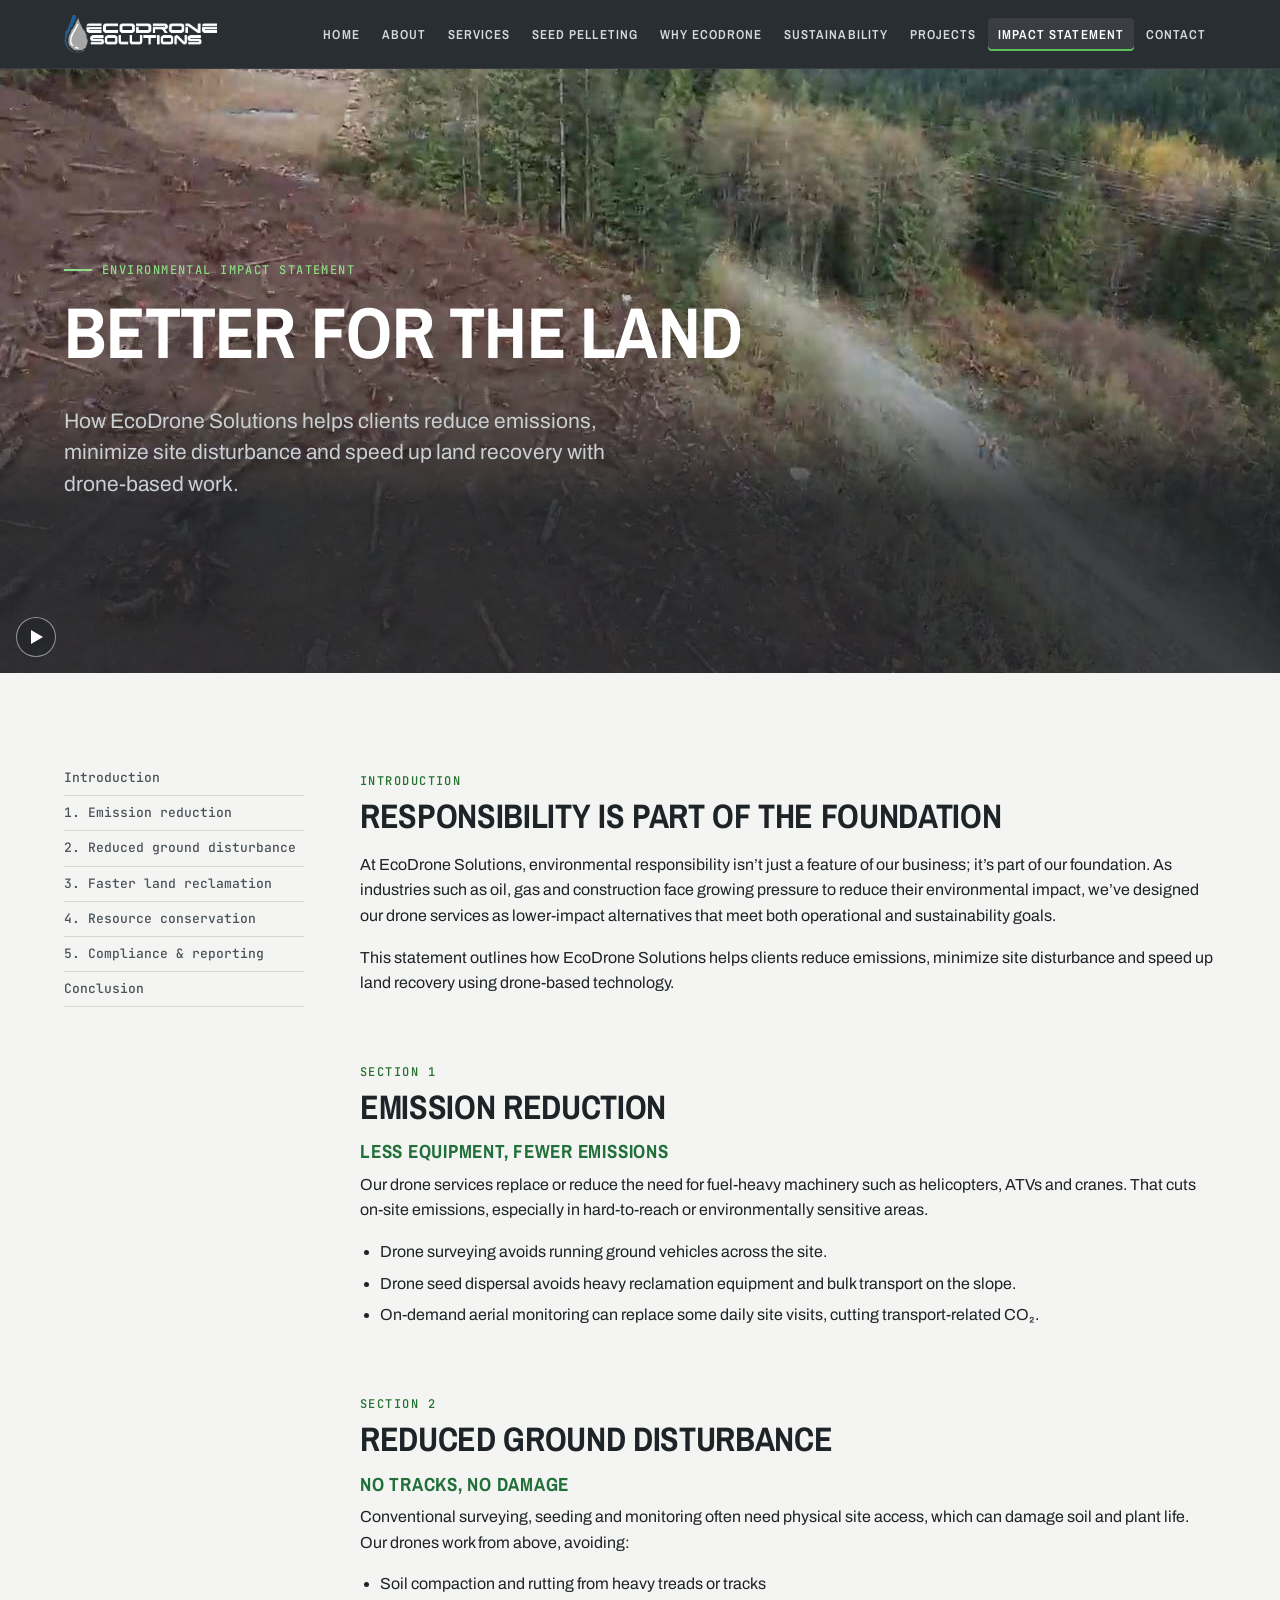
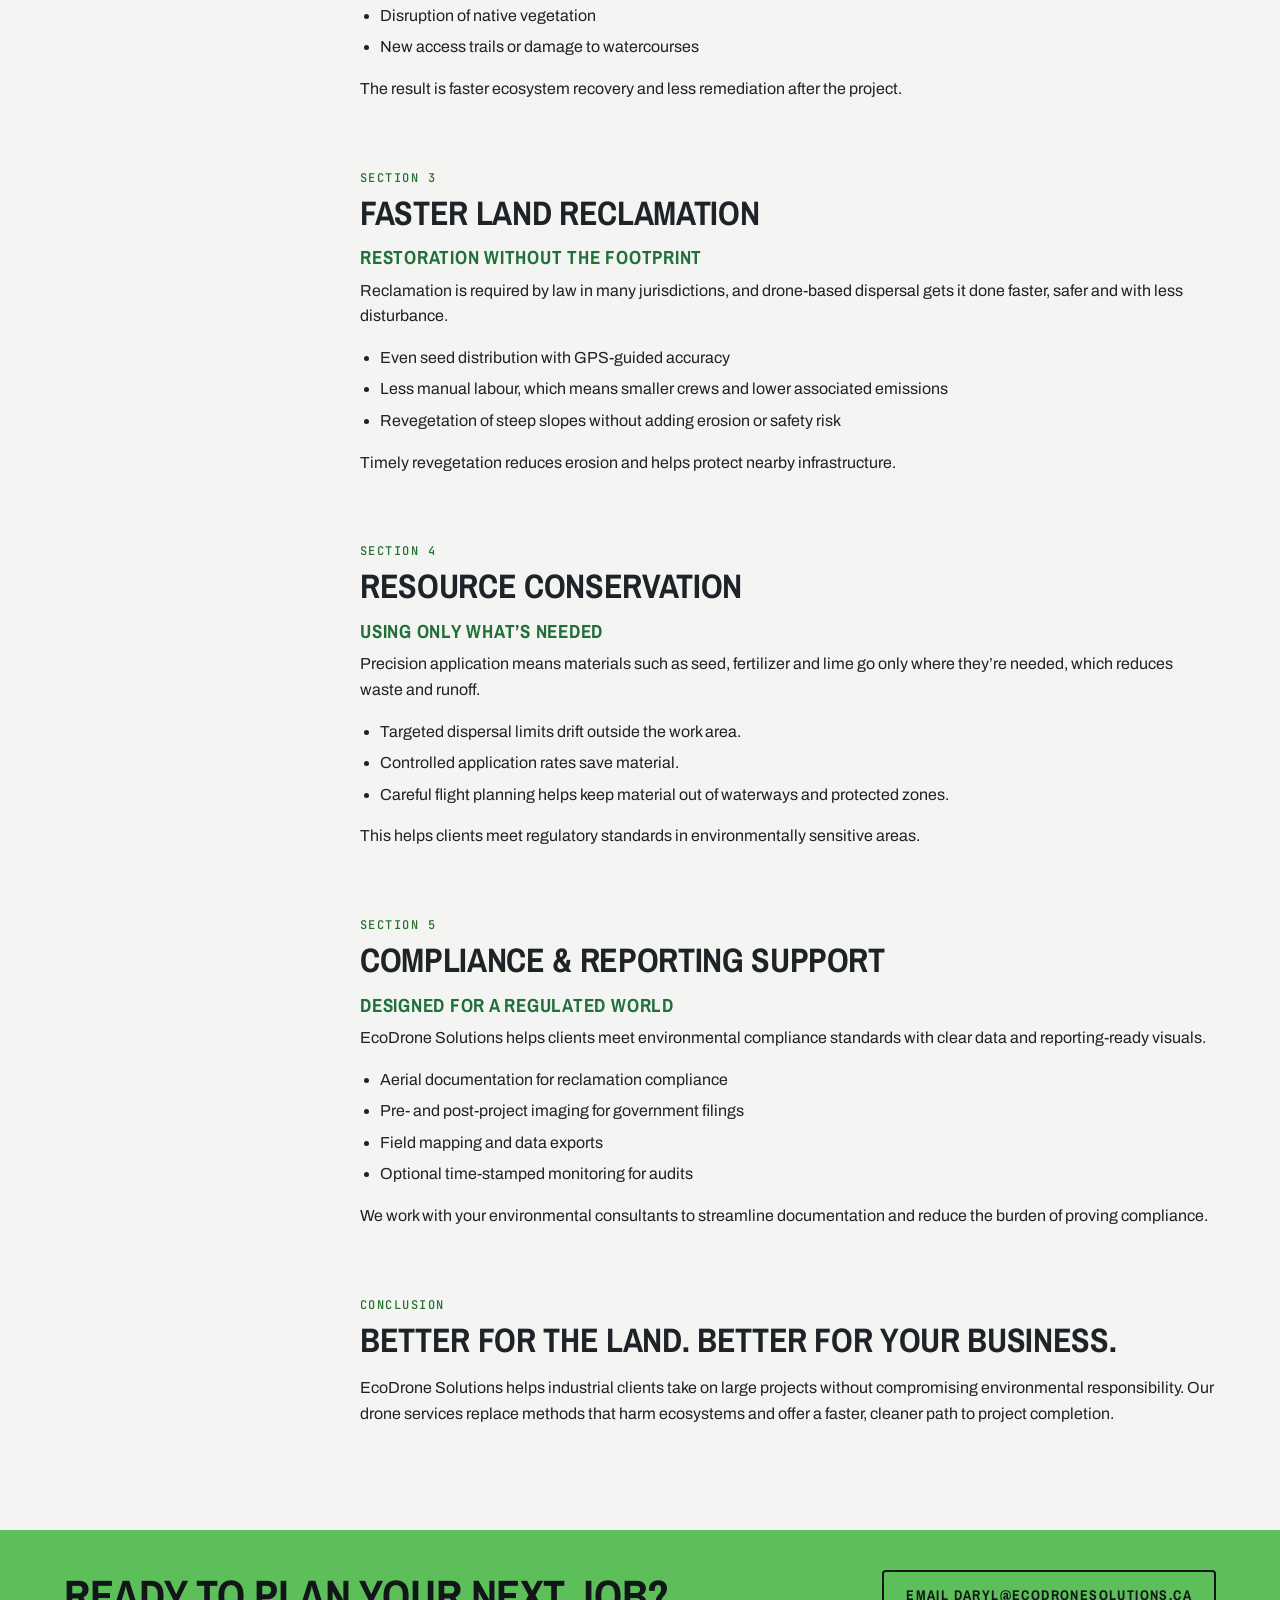
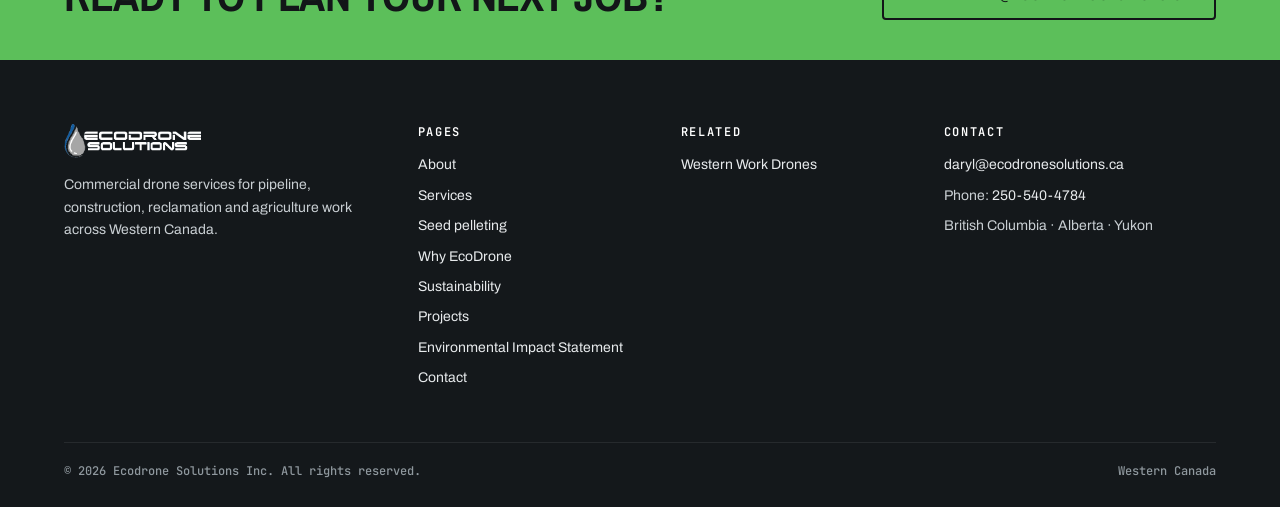
<file: environmental-impact-statement.html>
<!doctype html>
<html lang="en-CA">
<head>
<meta charset="utf-8">
<meta name="viewport" content="width=device-width,initial-scale=1">
<title>Environmental Impact Statement | EcoDrone Solutions Inc.</title>
<meta name="description" content="EcoDrone Solutions' Environmental Impact Statement: emission reduction, reduced ground disturbance, faster land reclamation, resource conservation and compliance support.">
<link rel="preconnect" href="https://fonts.googleapis.com">
<link rel="preconnect" href="https://fonts.gstatic.com" crossorigin>
<link rel="stylesheet" href="https://fonts.googleapis.com/css2?family=Archivo:wght@400;500;600;700&family=Archivo+Narrow:wght@500;600;700&family=JetBrains+Mono:wght@500&display=swap">
<link rel="stylesheet" href="css/site.css">
</head>
<body>
<a class="skip" href="#main">Skip to content</a>
<header class="hdr">
  <div class="wrap">
    <a class="logo" href="index.html" aria-label="EcoDrone Solutions home"><img src="img/Ecodrone-Logo-white.png" alt="EcoDrone Solutions" width="153" height="38"></a>
    <button class="menu-btn" aria-controls="nav" aria-expanded="false">Menu</button>
    <ul class="nav" id="nav"><li><a href="index.html">Home</a></li><li><a href="about.html">About</a></li><li><a href="services.html">Services</a></li><li><a href="seed-coating.html">Seed pelleting</a></li><li><a href="why-ecodrone.html">Why EcoDrone</a></li><li><a href="sustainability.html">Sustainability</a></li><li><a href="projects.html">Projects</a></li><li><a href="environmental-impact-statement.html" aria-current="page">Impact Statement</a></li><li><a href="contact.html">Contact</a></li></ul>
  </div>
</header>
<main id="main">
<section class="page-hero has-clip"><div class="bg-media" style="background-image:url(vid/eis-hillside.jpg)"><video class="bg" src="vid/eis-hillside.mp4" type="video/mp4" autoplay muted loop playsinline webkit-playsinline disablepictureinpicture disableremoteplayback preload="metadata" poster="vid/eis-hillside.jpg" aria-hidden="true" tabindex="-1"></video></div><div class="ov" style="--ov:0.78"></div><button type="button" class="clip-toggle is-paused" data-clip-toggle aria-label="Play background video" aria-pressed="false"><span class="clip-toggle-icon" aria-hidden="true"></span></button><div class="wrap">
<div class="tag">Environmental Impact Statement</div><h1>Better for the land</h1><p class="lead">How EcoDrone Solutions helps clients reduce emissions, minimize site disturbance and speed up land recovery with drone-based work.</p></div></section>

<section>
  <div class="wrap doc">
    <nav aria-label="Statement sections">
      <a href="#intro">Introduction</a><a href="#emissions">1. Emission reduction</a><a href="#ground">2. Reduced ground disturbance</a>
      <a href="#reclamation">3. Faster land reclamation</a><a href="#resources">4. Resource conservation</a><a href="#compliance">5. Compliance &amp; reporting</a><a href="#conclusion">Conclusion</a>
    </nav>
    <article>
      <h2 id="intro"><small>Introduction</small>Responsibility is part of the foundation</h2>
      <p>At EcoDrone Solutions, environmental responsibility isn&rsquo;t just a feature of our business; it&rsquo;s part of our foundation. As industries such as oil, gas and construction face growing pressure to reduce their environmental impact, we&rsquo;ve designed our drone services as lower-impact alternatives that meet both operational and sustainability goals.</p>
      <p>This statement outlines how EcoDrone Solutions helps clients reduce emissions, minimize site disturbance and speed up land recovery using drone-based technology.</p>

      <h2 id="emissions"><small>Section 1</small>Emission reduction</h2>
      <h3>Less equipment, fewer emissions</h3>
      <p>Our drone services replace or reduce the need for fuel-heavy machinery such as helicopters, ATVs and cranes. That cuts on-site emissions, especially in hard-to-reach or environmentally sensitive areas.</p>
      <ul>
        <li>Drone surveying avoids running ground vehicles across the site.</li>
        <li>Drone seed dispersal avoids heavy reclamation equipment and bulk transport on the slope.</li>
        <li>On-demand aerial monitoring can replace some daily site visits, cutting transport-related CO&#8322;.</li>
      </ul>

      <h2 id="ground"><small>Section 2</small>Reduced ground disturbance</h2>
      <h3>No tracks, no damage</h3>
      <p>Conventional surveying, seeding and monitoring often need physical site access, which can damage soil and plant life. Our drones work from above, avoiding:</p>
      <ul>
        <li>Soil compaction and rutting from heavy treads or tracks</li>
        <li>Disruption of native vegetation</li>
        <li>New access trails or damage to watercourses</li>
      </ul>
      <p>The result is faster ecosystem recovery and less remediation after the project.</p>

      <h2 id="reclamation"><small>Section 3</small>Faster land reclamation</h2>
      <h3>Restoration without the footprint</h3>
      <p>Reclamation is required by law in many jurisdictions, and drone-based dispersal gets it done faster, safer and with less disturbance.</p>
      <ul>
        <li>Even seed distribution with GPS-guided accuracy</li>
        <li>Less manual labour, which means smaller crews and lower associated emissions</li>
        <li>Revegetation of steep slopes without adding erosion or safety risk</li>
      </ul>
      <p>Timely revegetation reduces erosion and helps protect nearby infrastructure.</p>

      <h2 id="resources"><small>Section 4</small>Resource conservation</h2>
      <h3>Using only what&rsquo;s needed</h3>
      <p>Precision application means materials such as seed, fertilizer and lime go only where they&rsquo;re needed, which reduces waste and runoff.</p>
      <ul>
        <li>Targeted dispersal limits drift outside the work area.</li>
        <li>Controlled application rates save material.</li>
        <li>Careful flight planning helps keep material out of waterways and protected zones.</li>
      </ul>
      <p>This helps clients meet regulatory standards in environmentally sensitive areas.</p>

      <h2 id="compliance"><small>Section 5</small>Compliance &amp; reporting support</h2>
      <h3>Designed for a regulated world</h3>
      <p>EcoDrone Solutions helps clients meet environmental compliance standards with clear data and reporting-ready visuals.</p>
      <ul>
        <li>Aerial documentation for reclamation compliance</li>
        <li>Pre- and post-project imaging for government filings</li>
        <li>Field mapping and data exports</li>
        <li>Optional time-stamped monitoring for audits</li>
      </ul>
      <p>We work with your environmental consultants to streamline documentation and reduce the burden of proving compliance.</p>

      <h2 id="conclusion"><small>Conclusion</small>Better for the land. Better for your business.</h2>
      <p>EcoDrone Solutions helps industrial clients take on large projects without compromising environmental responsibility. Our drone services replace methods that harm ecosystems and offer a faster, cleaner path to project completion.</p>
    </article>
  </div>
</section>
<section class="band" style="padding:0"><div class="wrap">
<h2>Ready to plan your next job?</h2>
<a class="btn btn-line" href="mailto:daryl@ecodronesolutions.ca?subject=Project%20enquiry">Email daryl@ecodronesolutions.ca</a>
</div></section>
</main>
<footer class="ftr">
  <div class="wrap">
    <div class="cols">
      <div>
        <img src="img/Ecodrone-Logo-white.png" alt="EcoDrone Solutions" width="137" height="34">
        <p>Commercial drone services for pipeline, construction, reclamation and agriculture work across Western Canada.</p>
      </div>
      <div>
        <h4>Pages</h4>
        <ul>
          <li><a href="about.html">About</a></li><li><a href="services.html">Services</a></li>
          <li><a href="seed-coating.html">Seed pelleting</a></li>
          <li><a href="why-ecodrone.html">Why EcoDrone</a></li><li><a href="sustainability.html">Sustainability</a></li>
          <li><a href="projects.html">Projects</a></li><li><a href="environmental-impact-statement.html">Environmental Impact Statement</a></li>
          <li><a href="contact.html">Contact</a></li>
        </ul>
      </div>
      <div>
        <h4>Related</h4>
        <ul>
          <li><a href="https://westernworkdrones.ca" rel="noopener">Western Work Drones</a></li>
        </ul>
      </div>
      <div>
        <h4>Contact</h4>
        <ul>
          <li><a href="mailto:daryl@ecodronesolutions.ca">daryl@ecodronesolutions.ca</a></li>
          <li class="nowrap">Phone: <a href="tel:+12505404784">250-540-4784</a></li>
          <li>British Columbia &middot; Alberta &middot; Yukon</li>
        </ul>
      </div>
    </div>
    <div class="base"><span>&copy; <span id="yr">2026</span> Ecodrone Solutions Inc. All rights reserved.</span><span>Western Canada</span></div>
  </div>
</footer>
<script src="js/site.js"></script>
</body>
</html>
</file>
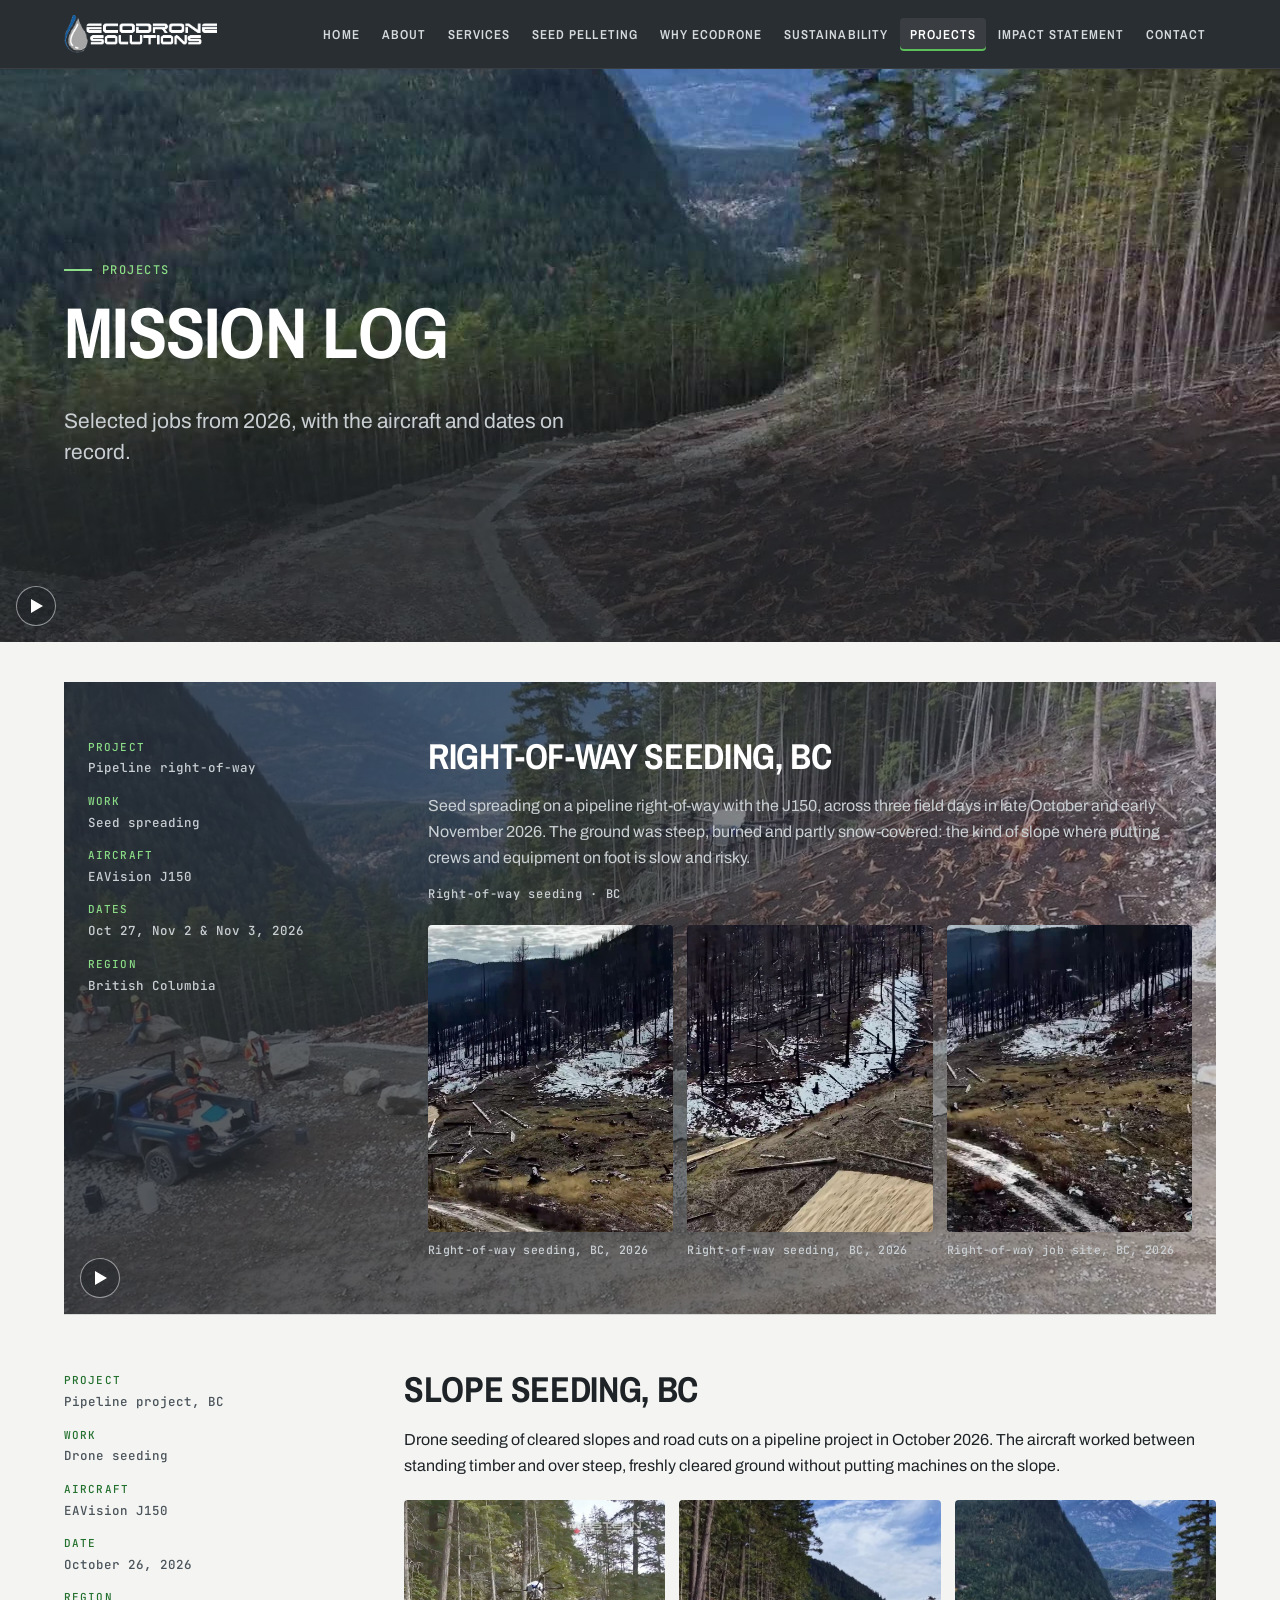
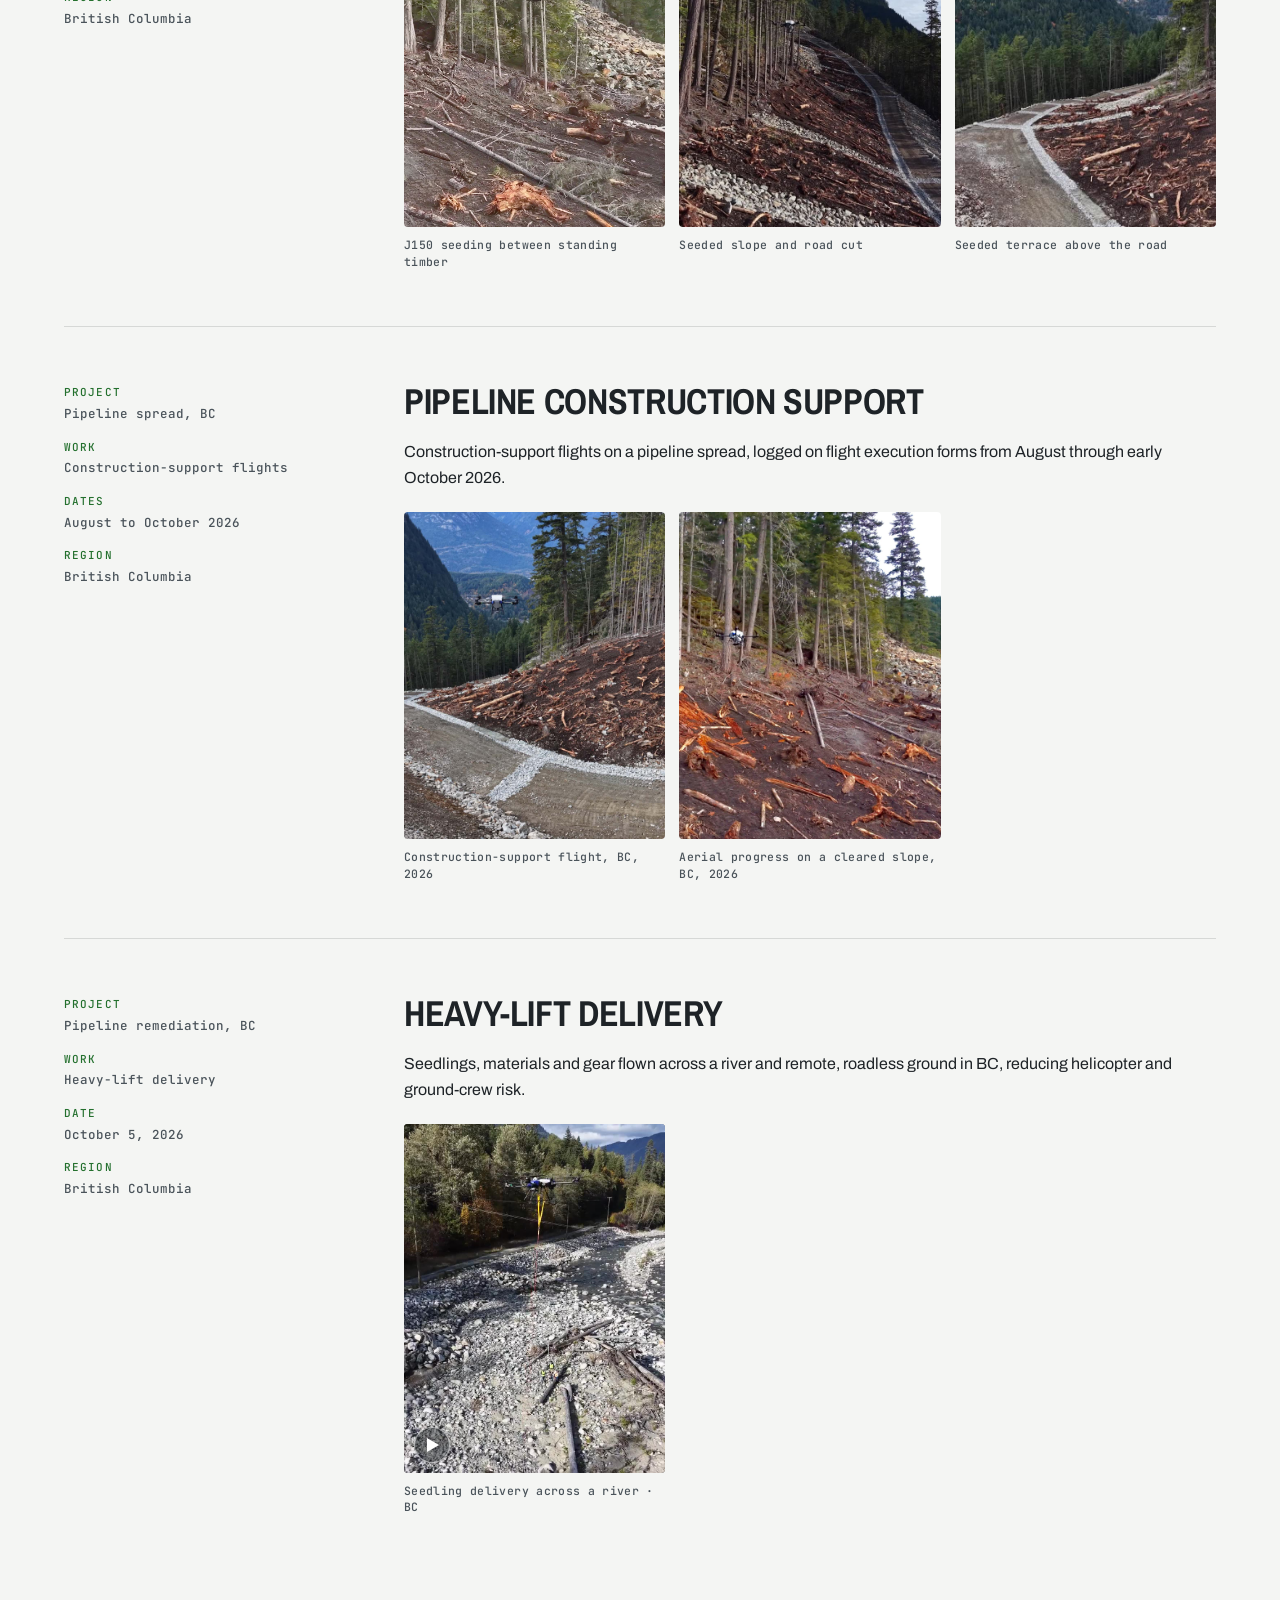
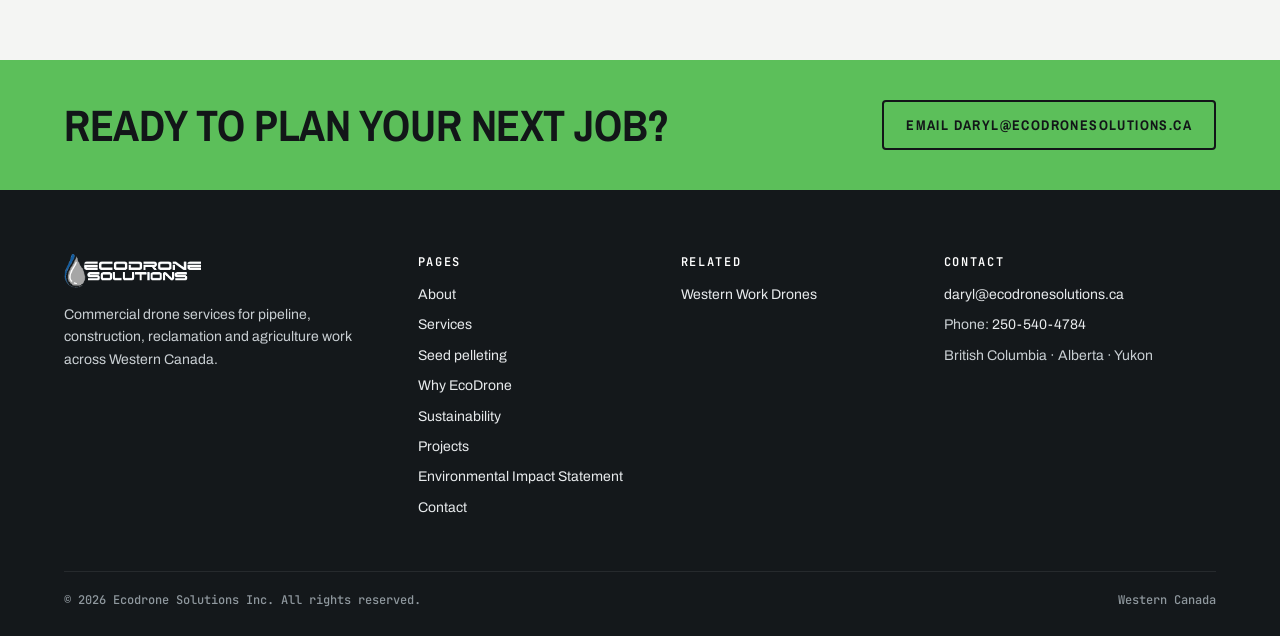
<file: projects.html>
<!doctype html>
<html lang="en-CA">
<head>
<meta charset="utf-8">
<meta name="viewport" content="width=device-width,initial-scale=1">
<title>Projects | EcoDrone Solutions Inc.</title>
<meta name="description" content="Recent EcoDrone Solutions projects: right-of-way seeding, slope seeding, construction-support flights and heavy-lift delivery in British Columbia.">
<link rel="preconnect" href="https://fonts.googleapis.com">
<link rel="preconnect" href="https://fonts.gstatic.com" crossorigin>
<link rel="stylesheet" href="https://fonts.googleapis.com/css2?family=Archivo:wght@400;500;600;700&family=Archivo+Narrow:wght@500;600;700&family=JetBrains+Mono:wght@500&display=swap">
<link rel="stylesheet" href="css/site.css">
</head>
<body>
<a class="skip" href="#main">Skip to content</a>
<header class="hdr">
  <div class="wrap">
    <a class="logo" href="index.html" aria-label="EcoDrone Solutions home"><img src="img/Ecodrone-Logo-white.png" alt="EcoDrone Solutions" width="153" height="38"></a>
    <button class="menu-btn" aria-controls="nav" aria-expanded="false">Menu</button>
    <ul class="nav" id="nav"><li><a href="index.html">Home</a></li><li><a href="about.html">About</a></li><li><a href="services.html">Services</a></li><li><a href="seed-coating.html">Seed pelleting</a></li><li><a href="why-ecodrone.html">Why EcoDrone</a></li><li><a href="sustainability.html">Sustainability</a></li><li><a href="projects.html" aria-current="page">Projects</a></li><li><a href="environmental-impact-statement.html">Impact Statement</a></li><li><a href="contact.html">Contact</a></li></ul>
  </div>
</header>
<main id="main">
<section class="page-hero has-clip"><div class="bg-media" style="background-image:url(vid/projects-terrace.jpg)"><video class="bg" src="vid/projects-terrace.mp4" type="video/mp4" autoplay muted loop playsinline webkit-playsinline disablepictureinpicture disableremoteplayback preload="metadata" poster="vid/projects-terrace.jpg" aria-hidden="true" tabindex="-1"></video></div><div class="ov" style="--ov:0.78"></div><button type="button" class="clip-toggle is-paused" data-clip-toggle aria-label="Play background video" aria-pressed="false"><span class="clip-toggle-icon" aria-hidden="true"></span></button><div class="wrap">
<div class="tag">Projects</div><h1>Mission log</h1><p class="lead">Selected jobs from 2026, with the aircraft and dates on record.</p></div></section>

<section style="padding-top:40px">
  <div class="wrap">
    <article class="mission clip-mission" id="row-seeding">
      <div class="bg-media" style="background-image:url(vid/row-seeding.jpg)"><video class="bg" src="vid/row-seeding.mp4" type="video/mp4" autoplay muted loop playsinline webkit-playsinline disablepictureinpicture disableremoteplayback preload="metadata" poster="vid/row-seeding.jpg" aria-hidden="true" tabindex="-1"></video></div><div class="ov" style="--ov:0.78"></div><button type="button" class="clip-toggle is-paused" data-clip-toggle aria-label="Play background video" aria-pressed="false"><span class="clip-toggle-icon" aria-hidden="true"></span></button>
      <div class="log"><b>Project</b>Pipeline right-of-way<b>Work</b>Seed spreading<b>Aircraft</b>EAVision J150<b>Dates</b>Oct 27, Nov 2 &amp; Nov 3, 2026<b>Region</b>British Columbia</div>
      <div>
        <h3>Right-of-way seeding, BC</h3>
        <p>Seed spreading on a pipeline right-of-way with the J150, across three field days in late October and early November 2026. The ground was steep, burned and partly snow-covered: the kind of slope where putting crews and equipment on foot is slow and risky.</p>
        <p class="clip-cap">Right-of-way seeding &middot; BC</p>
        <div class="shots">
          <figure><div class="fig ar-45"><img src="img/burn-slope-01.jpg" alt="Burned hillside with snow patches and an access road on the right-of-way" loading="lazy"></div><figcaption>Right-of-way seeding, BC, 2026</figcaption></figure>
          <figure><div class="fig ar-45"><img src="img/burn-slope-02.jpg" alt="Snow-covered burned slope with straw in the foreground" loading="lazy"></div><figcaption>Right-of-way seeding, BC, 2026</figcaption></figure>
          <figure><div class="fig ar-45"><img src="img/burn-slope-03.jpg" alt="Burned, partly snow-covered slope with straw on the right-of-way" loading="lazy"></div><figcaption>Right-of-way job site, BC, 2026</figcaption></figure>
        </div>
      </div>
    </article>
    <article class="mission" id="slope-seeding">
      <div class="log"><b>Project</b>Pipeline project, BC<b>Work</b>Drone seeding<b>Aircraft</b>EAVision J150<b>Date</b>October 26, 2026<b>Region</b>British Columbia</div>
      <div>
        <h3>Slope seeding, BC</h3>
        <p>Drone seeding of cleared slopes and road cuts on a pipeline project in October 2026. The aircraft worked between standing timber and over steep, freshly cleared ground without putting machines on the slope.</p>
        <div class="shots">
          <figure><div class="fig ar-45"><img src="img/j150-forest-seeding.jpg" alt="EAVision J150 flying between trees above a cleared slope" loading="lazy"></div><figcaption>J150 seeding between standing timber</figcaption></figure>
          <figure><div class="fig ar-45"><img src="img/seeding-10.jpg" alt="Cleared slope with gravel road switchbacks and forest" loading="lazy"></div><figcaption>Seeded slope and road cut</figcaption></figure>
          <figure><div class="fig ar-45"><img src="img/seeding-terrace.jpg" alt="Aerial view of a seeded terrace above a forest road" loading="lazy"></div><figcaption>Seeded terrace above the road</figcaption></figure>
        </div>
      </div>
    </article>
    <article class="mission" id="construction-support">
      <div class="log"><b>Project</b>Pipeline spread, BC<b>Work</b>Construction-support flights<b>Dates</b>August to October 2026<b>Region</b>British Columbia</div>
      <div>
        <h3>Pipeline construction support</h3>
        <p>Construction-support flights on a pipeline spread, logged on flight execution forms from August through early October 2026.</p>
        <div class="shots">
          <figure><div class="fig ar-45"><img src="img/pipeline-road-flight.jpg" alt="Drone flying over a newly built access road and cleared slope on a pipeline spread" loading="lazy"></div><figcaption>Construction-support flight, BC, 2026</figcaption></figure>
          <figure><div class="fig ar-45"><img src="img/pipeline-cleared-slope.jpg" alt="Drone flying along a freshly cleared slope beside standing timber" loading="lazy"></div><figcaption>Aerial progress on a cleared slope, BC, 2026</figcaption></figure>
        </div>
      </div>
    </article>
    <article class="mission" id="heavy-lift">
      <div class="log"><b>Project</b>Pipeline remediation, BC<b>Work</b>Heavy-lift delivery<b>Date</b>October 5, 2026<b>Region</b>British Columbia</div>
      <div>
        <h3>Heavy-lift delivery</h3>
        <p>Seedlings, materials and gear flown across a river and remote, roadless ground in BC, reducing helicopter and ground-crew risk.</p>
        <div class="shots">
          <figure><div class="fig ar-34 has-clip"><div class="bg-media" style="background-image:url(vid/heavy-lift-river.jpg)"><video class="bg" src="vid/heavy-lift-river.mp4" type="video/mp4" autoplay muted loop playsinline webkit-playsinline disablepictureinpicture disableremoteplayback preload="metadata" poster="vid/heavy-lift-river.jpg" aria-hidden="true" tabindex="-1"></video></div><button type="button" class="clip-toggle is-paused" data-clip-toggle aria-label="Play background video" aria-pressed="false"><span class="clip-toggle-icon" aria-hidden="true"></span></button></div><figcaption>Seedling delivery across a river &middot; BC</figcaption></figure>
        </div>
      </div>
    </article>
  </div>
</section>
<section class="band" style="padding:0"><div class="wrap">
<h2>Ready to plan your next job?</h2>
<a class="btn btn-line" href="mailto:daryl@ecodronesolutions.ca?subject=Project%20enquiry">Email daryl@ecodronesolutions.ca</a>
</div></section>
</main>
<footer class="ftr">
  <div class="wrap">
    <div class="cols">
      <div>
        <img src="img/Ecodrone-Logo-white.png" alt="EcoDrone Solutions" width="137" height="34">
        <p>Commercial drone services for pipeline, construction, reclamation and agriculture work across Western Canada.</p>
      </div>
      <div>
        <h4>Pages</h4>
        <ul>
          <li><a href="about.html">About</a></li><li><a href="services.html">Services</a></li>
          <li><a href="seed-coating.html">Seed pelleting</a></li>
          <li><a href="why-ecodrone.html">Why EcoDrone</a></li><li><a href="sustainability.html">Sustainability</a></li>
          <li><a href="projects.html">Projects</a></li><li><a href="environmental-impact-statement.html">Environmental Impact Statement</a></li>
          <li><a href="contact.html">Contact</a></li>
        </ul>
      </div>
      <div>
        <h4>Related</h4>
        <ul>
          <li><a href="https://westernworkdrones.ca" rel="noopener">Western Work Drones</a></li>
        </ul>
      </div>
      <div>
        <h4>Contact</h4>
        <ul>
          <li><a href="mailto:daryl@ecodronesolutions.ca">daryl@ecodronesolutions.ca</a></li>
          <li class="nowrap">Phone: <a href="tel:+12505404784">250-540-4784</a></li>
          <li>British Columbia &middot; Alberta &middot; Yukon</li>
        </ul>
      </div>
    </div>
    <div class="base"><span>&copy; <span id="yr">2026</span> Ecodrone Solutions Inc. All rights reserved.</span><span>Western Canada</span></div>
  </div>
</footer>
<script src="js/site.js"></script>
</body>
</html>
</file>
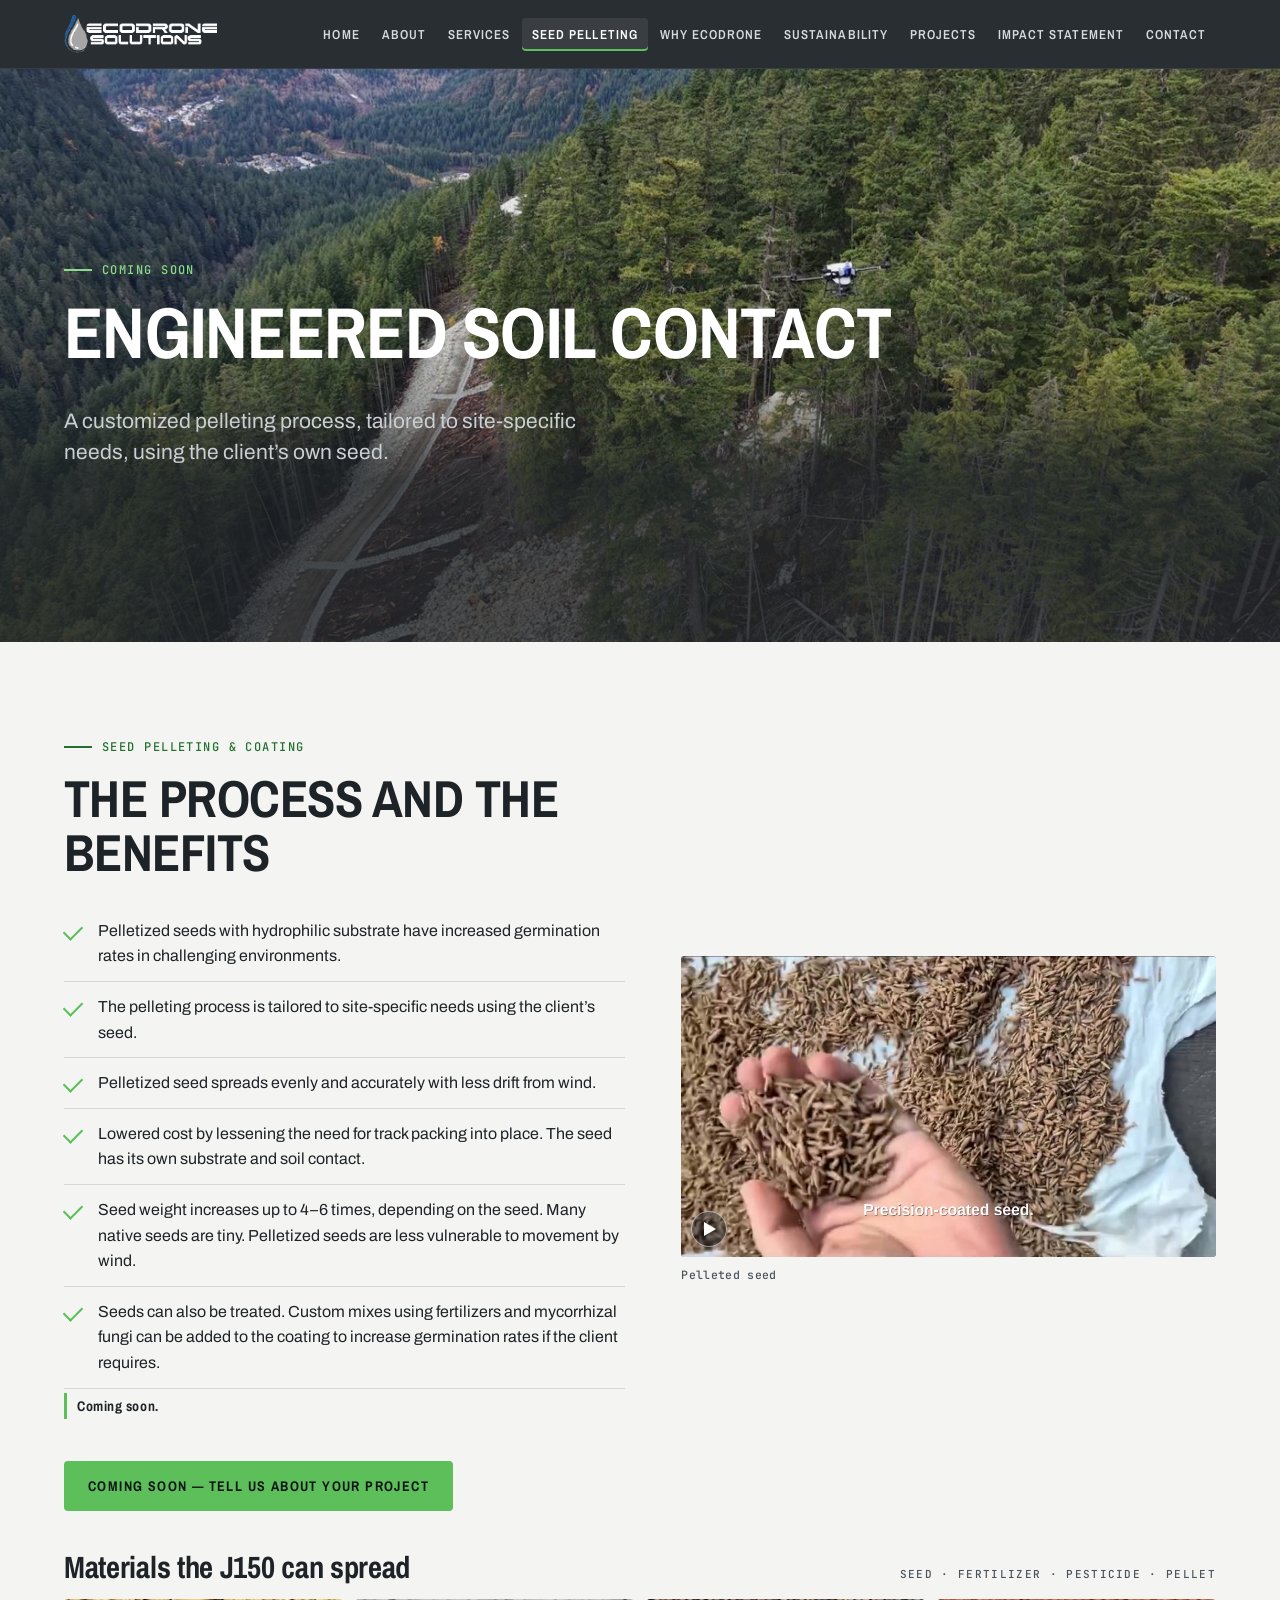
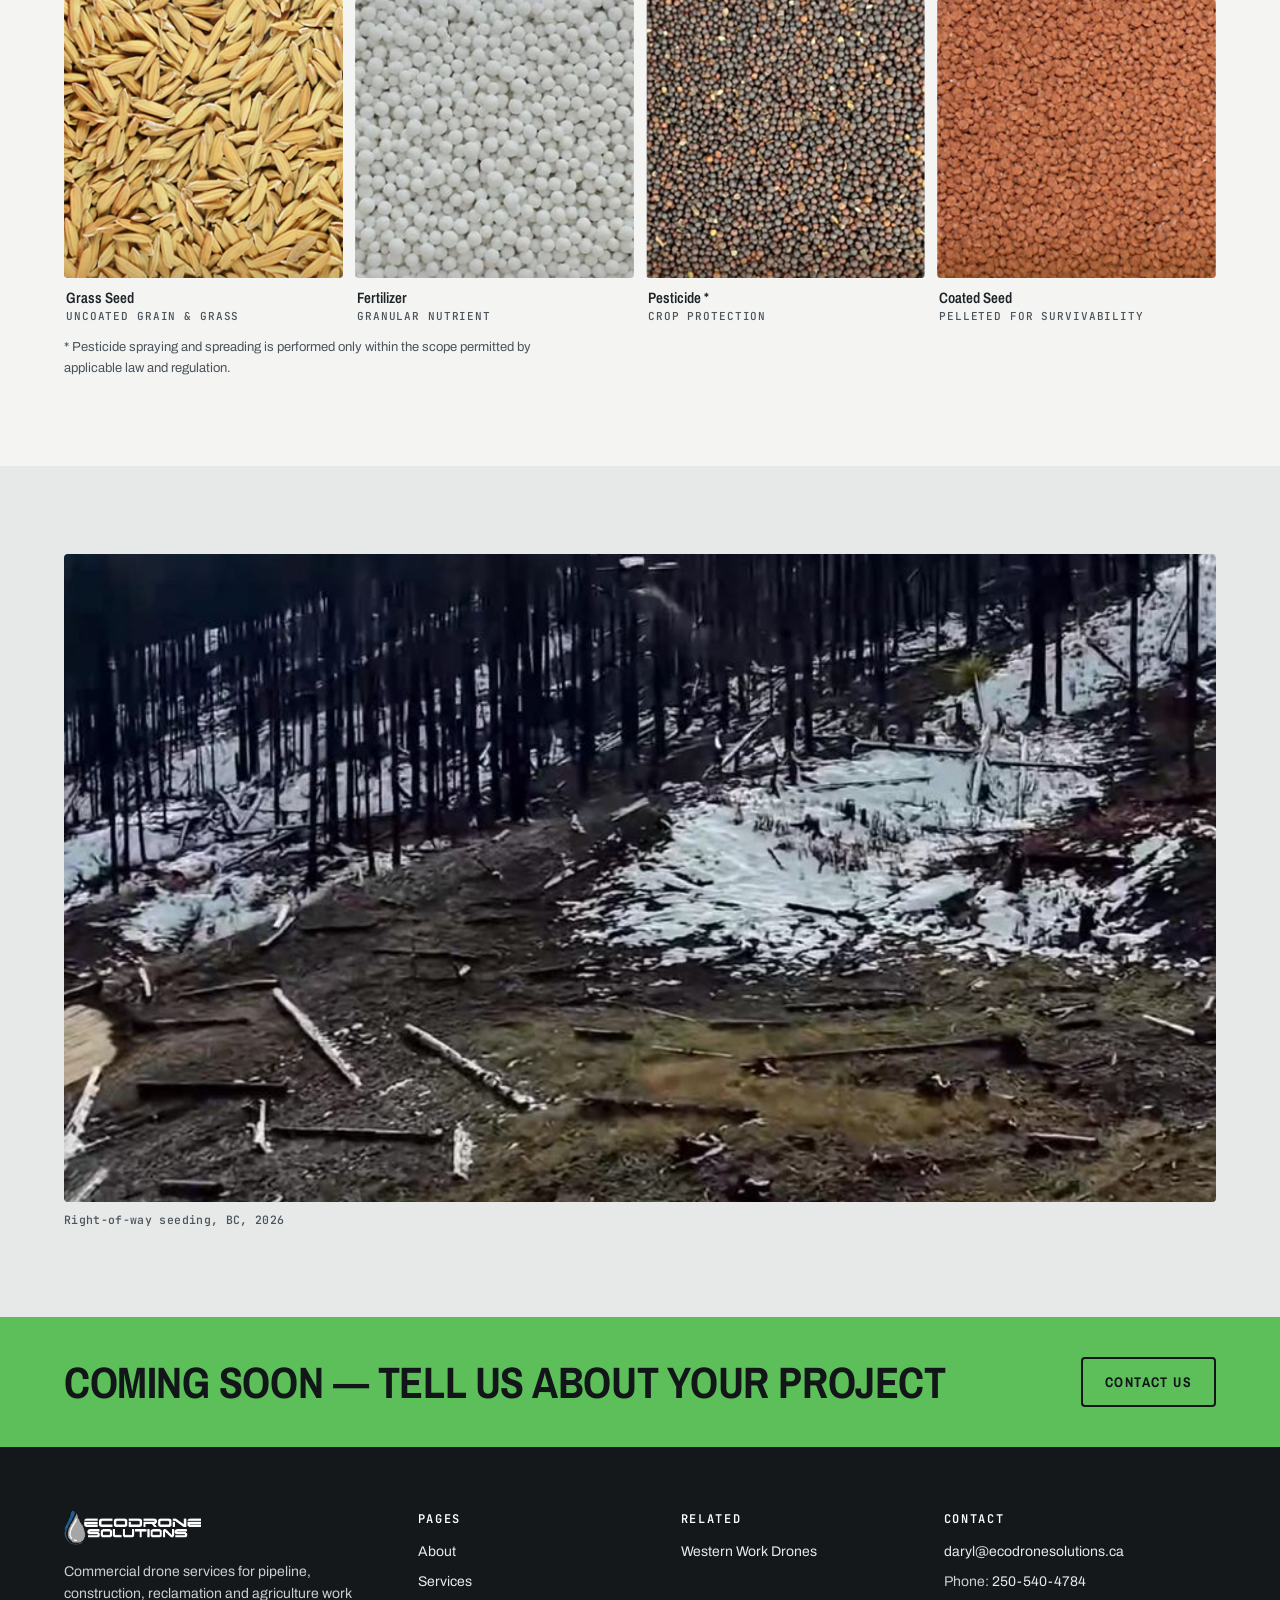
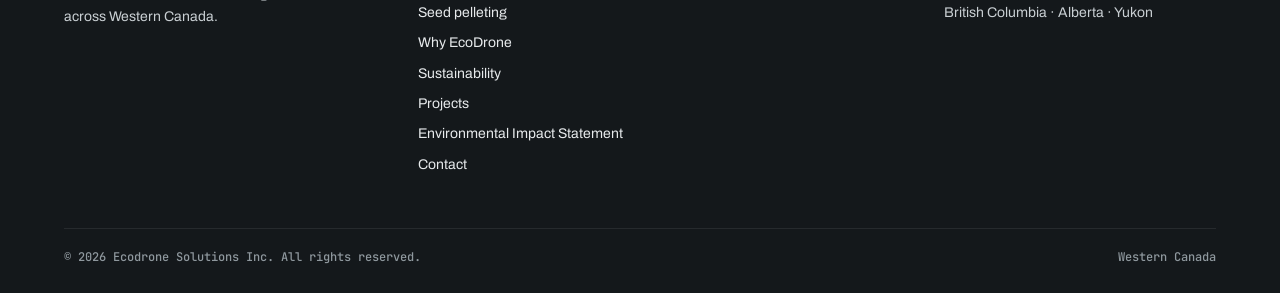
<file: seed-coating.html>
<!doctype html>
<html lang="en-CA">
<head>
<meta charset="utf-8">
<meta name="viewport" content="width=device-width,initial-scale=1">
<title>Engineered soil contact | Seed pelleting | EcoDrone Solutions Inc.</title>
<meta name="description" content="Coming soon: seed pelleting and coating for engineered soil contact, using the client's own seed, tailored to the site.">
<link rel="preconnect" href="https://fonts.googleapis.com">
<link rel="preconnect" href="https://fonts.gstatic.com" crossorigin>
<link rel="stylesheet" href="https://fonts.googleapis.com/css2?family=Archivo:wght@400;500;600;700&family=Archivo+Narrow:wght@500;600;700&family=JetBrains+Mono:wght@500&display=swap">
<link rel="stylesheet" href="css/site.css">
</head>
<body>
<a class="skip" href="#main">Skip to content</a>
<header class="hdr">
  <div class="wrap">
    <a class="logo" href="index.html" aria-label="EcoDrone Solutions home"><img src="img/Ecodrone-Logo-white.png" alt="EcoDrone Solutions" width="153" height="38"></a>
    <button class="menu-btn" aria-controls="nav" aria-expanded="false">Menu</button>
    <ul class="nav" id="nav"><li><a href="index.html">Home</a></li><li><a href="about.html">About</a></li><li><a href="services.html">Services</a></li><li><a href="seed-coating.html" aria-current="page">Seed pelleting</a></li><li><a href="why-ecodrone.html">Why EcoDrone</a></li><li><a href="sustainability.html">Sustainability</a></li><li><a href="projects.html">Projects</a></li><li><a href="environmental-impact-statement.html">Impact Statement</a></li><li><a href="contact.html">Contact</a></li></ul>
  </div>
</header>
<main id="main">
<section class="page-hero has-clip"><div class="bg-media" style="background-image:url(img/seeding-06.jpg)" role="img" aria-hidden="true"></div><div class="ov" style="--ov:0.78"></div><div class="wrap">
<div class="tag">Coming soon</div><h1>Engineered soil contact</h1><p class="lead">A customized pelleting process, tailored to site-specific needs, using the client&rsquo;s own seed.</p></div></section>

<section>
  <div class="wrap split">
    <div>
      <div class="tag">Seed pelleting &amp; coating</div>
      <h2>The process and the benefits</h2>
      <ul class="checks">
        <li>Pelletized seeds with hydrophilic substrate have increased germination rates in challenging environments.</li>
        <li>The pelleting process is tailored to site-specific needs using the client&rsquo;s seed.</li>
        <li>Pelletized seed spreads evenly and accurately with less drift from wind.</li>
        <li>Lowered cost by lessening the need for track packing into place. The seed has its own substrate and soil contact.</li>
        <li>Seed weight increases up to 4&ndash;6 times, depending on the seed. Many native seeds are tiny. Pelletized seeds are less vulnerable to movement by wind.</li>
        <li>Seeds can also be treated. Custom mixes using fertilizers and mycorrhizal fungi can be added to the coating to increase germination rates if the client requires.</li>
      </ul>
      <p class="soon"><b>Coming soon.</b></p>
      <div class="btns"><a class="btn btn-seed" href="contact.html">Coming soon &mdash; tell us about your project</a></div>
    </div>
    <figure>
      <div class="fig ar-169 has-clip">
        <div class="bg-media" style="background-image:url(vid/pelleted-seed.jpg)"><video class="bg" src="vid/pelleted-seed.mp4" type="video/mp4" autoplay muted loop playsinline webkit-playsinline disablepictureinpicture disableremoteplayback preload="metadata" poster="vid/pelleted-seed.jpg"></video></div>
        <button type="button" class="clip-toggle is-paused" data-clip-toggle aria-label="Play or pause video" aria-pressed="false"><span class="clip-toggle-icon" aria-hidden="true"></span></button>
      </div>
      <figcaption>Pelleted seed</figcaption>
    </figure>
  </div>
  <div class="wrap materials">
    <div class="materials-head">
      <h2>Materials the J150 can spread</h2>
      <p class="materials-kicker">Seed &middot; Fertilizer &middot; Pesticide &middot; Pellet</p>
    </div>
    <div class="materials-grid">
      <figure>
        <div class="fig"><img src="img/eav-sdz.png" alt="Grass Seed" loading="lazy"></div>
        <figcaption><b>Grass Seed</b><span>Uncoated grain &amp; grass</span></figcaption>
      </figure>
      <figure>
        <div class="fig"><img src="img/eav-fhf.png" alt="Fertilizer" loading="lazy"></div>
        <figcaption><b>Fertilizer</b><span>Granular nutrient</span></figcaption>
      </figure>
      <figure>
        <div class="fig"><img src="img/eav-ycz.png" alt="Pesticide" loading="lazy"></div>
        <figcaption><b>Pesticide *</b><span>Crop protection</span></figcaption>
      </figure>
      <figure>
        <div class="fig"><img src="img/pelleted-seed.png" alt="Coated Seed" loading="lazy"></div>
        <figcaption><b>Coated Seed</b><span>Pelleted for survivability</span></figcaption>
      </figure>
    </div>
    <p class="materials-note">* Pesticide spraying and spreading is performed only within the scope permitted by applicable law and regulation.</p>
  </div>
</section>
<section class="sec-mist">
  <div class="wrap">
    <figure><div class="fig ar-169"><img src="img/burn-slope-01.jpg" alt="Burned hillside with snow patches and an access road on the right-of-way" loading="lazy"></div><figcaption>Right-of-way seeding, BC, 2026</figcaption></figure>
  </div>
</section>
<section class="band" style="padding:0"><div class="wrap">
<h2>Coming soon &mdash; tell us about your project</h2>
<a class="btn btn-line" href="contact.html">Contact us</a>
</div></section>
</main>
<footer class="ftr">
  <div class="wrap">
    <div class="cols">
      <div>
        <img src="img/Ecodrone-Logo-white.png" alt="EcoDrone Solutions" width="137" height="34">
        <p>Commercial drone services for pipeline, construction, reclamation and agriculture work across Western Canada.</p>
      </div>
      <div>
        <h4>Pages</h4>
        <ul>
          <li><a href="about.html">About</a></li><li><a href="services.html">Services</a></li>
          <li><a href="seed-coating.html">Seed pelleting</a></li>
          <li><a href="why-ecodrone.html">Why EcoDrone</a></li><li><a href="sustainability.html">Sustainability</a></li>
          <li><a href="projects.html">Projects</a></li><li><a href="environmental-impact-statement.html">Environmental Impact Statement</a></li>
          <li><a href="contact.html">Contact</a></li>
        </ul>
      </div>
      <div>
        <h4>Related</h4>
        <ul>
          <li><a href="https://westernworkdrones.ca" rel="noopener">Western Work Drones</a></li>
        </ul>
      </div>
      <div>
        <h4>Contact</h4>
        <ul>
          <li><a href="mailto:daryl@ecodronesolutions.ca">daryl@ecodronesolutions.ca</a></li>
          <li class="nowrap">Phone: <a href="tel:+12505404784">250-540-4784</a></li>
          <li>British Columbia &middot; Alberta &middot; Yukon</li>
        </ul>
      </div>
    </div>
    <div class="base"><span>&copy; <span id="yr">2026</span> Ecodrone Solutions Inc. All rights reserved.</span><span>Western Canada</span></div>
  </div>
</footer>
<script src="js/site.js"></script>
</body>
</html>
</file>
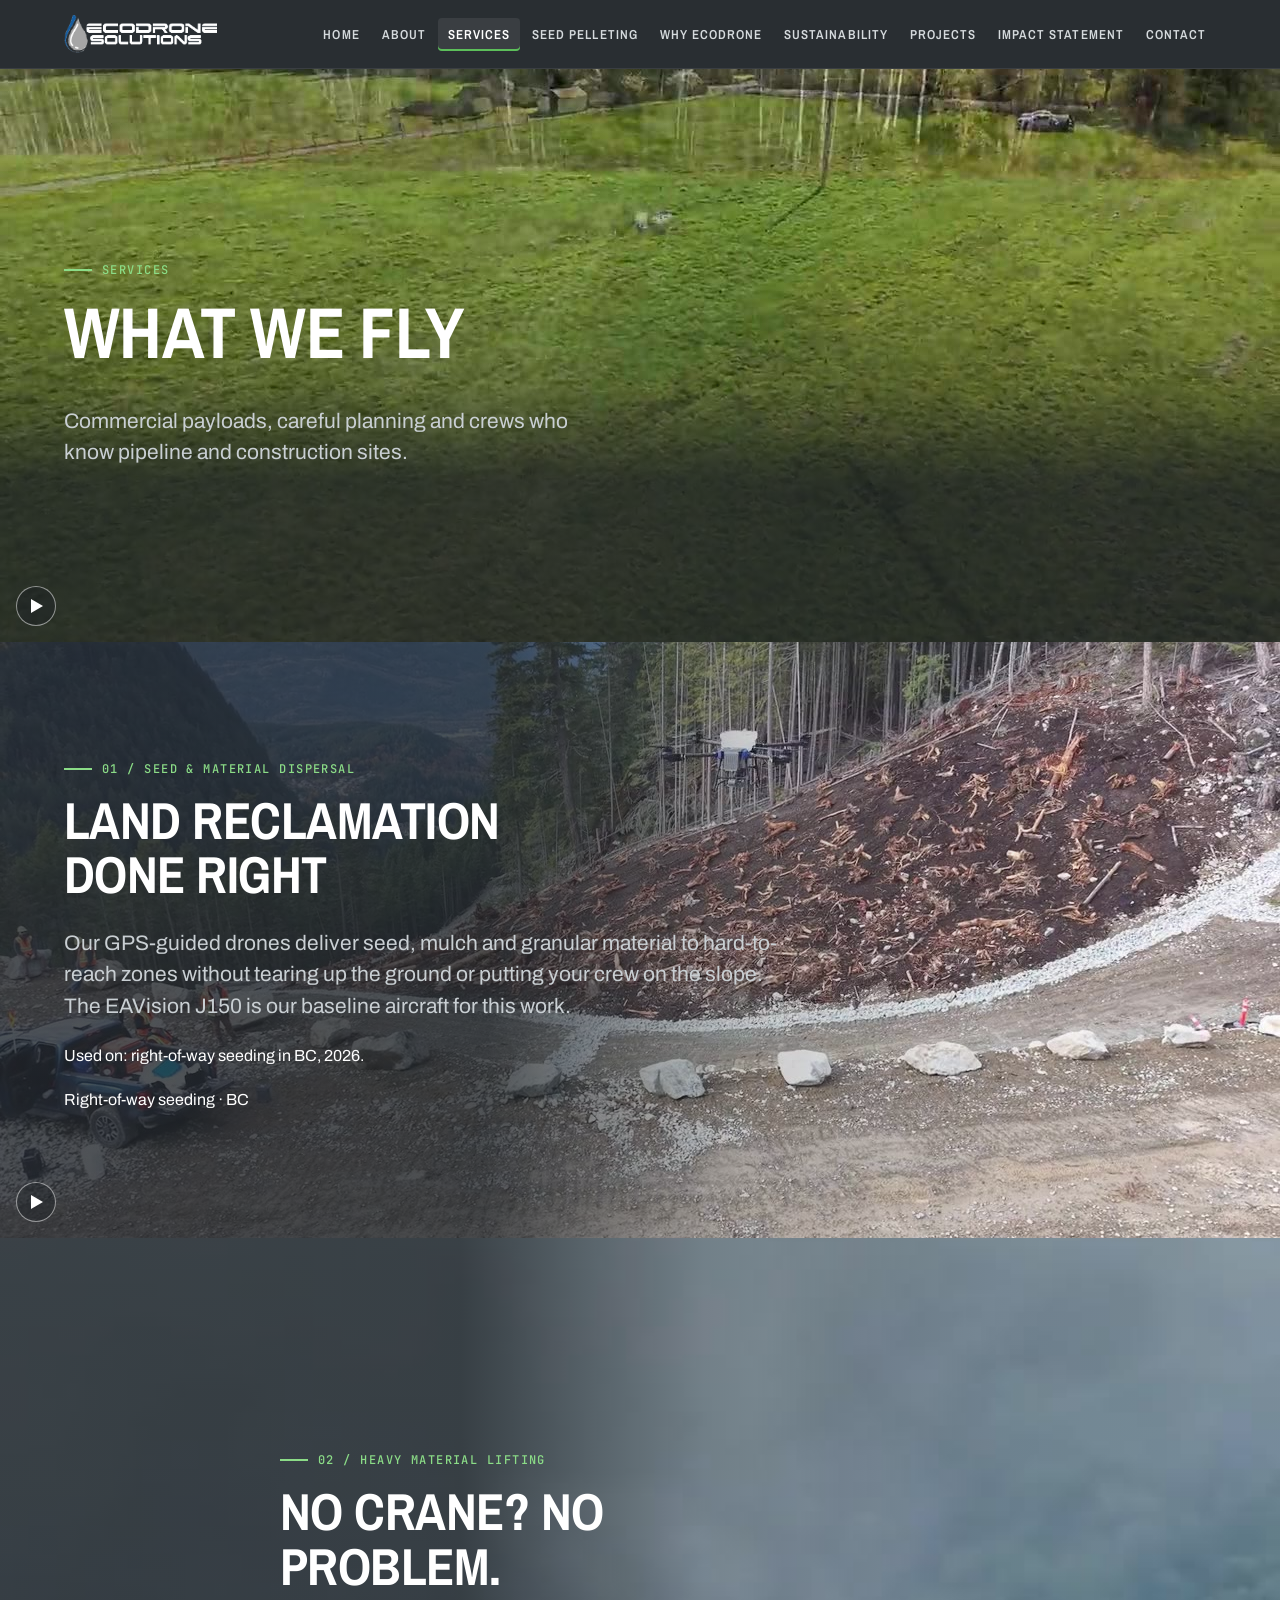
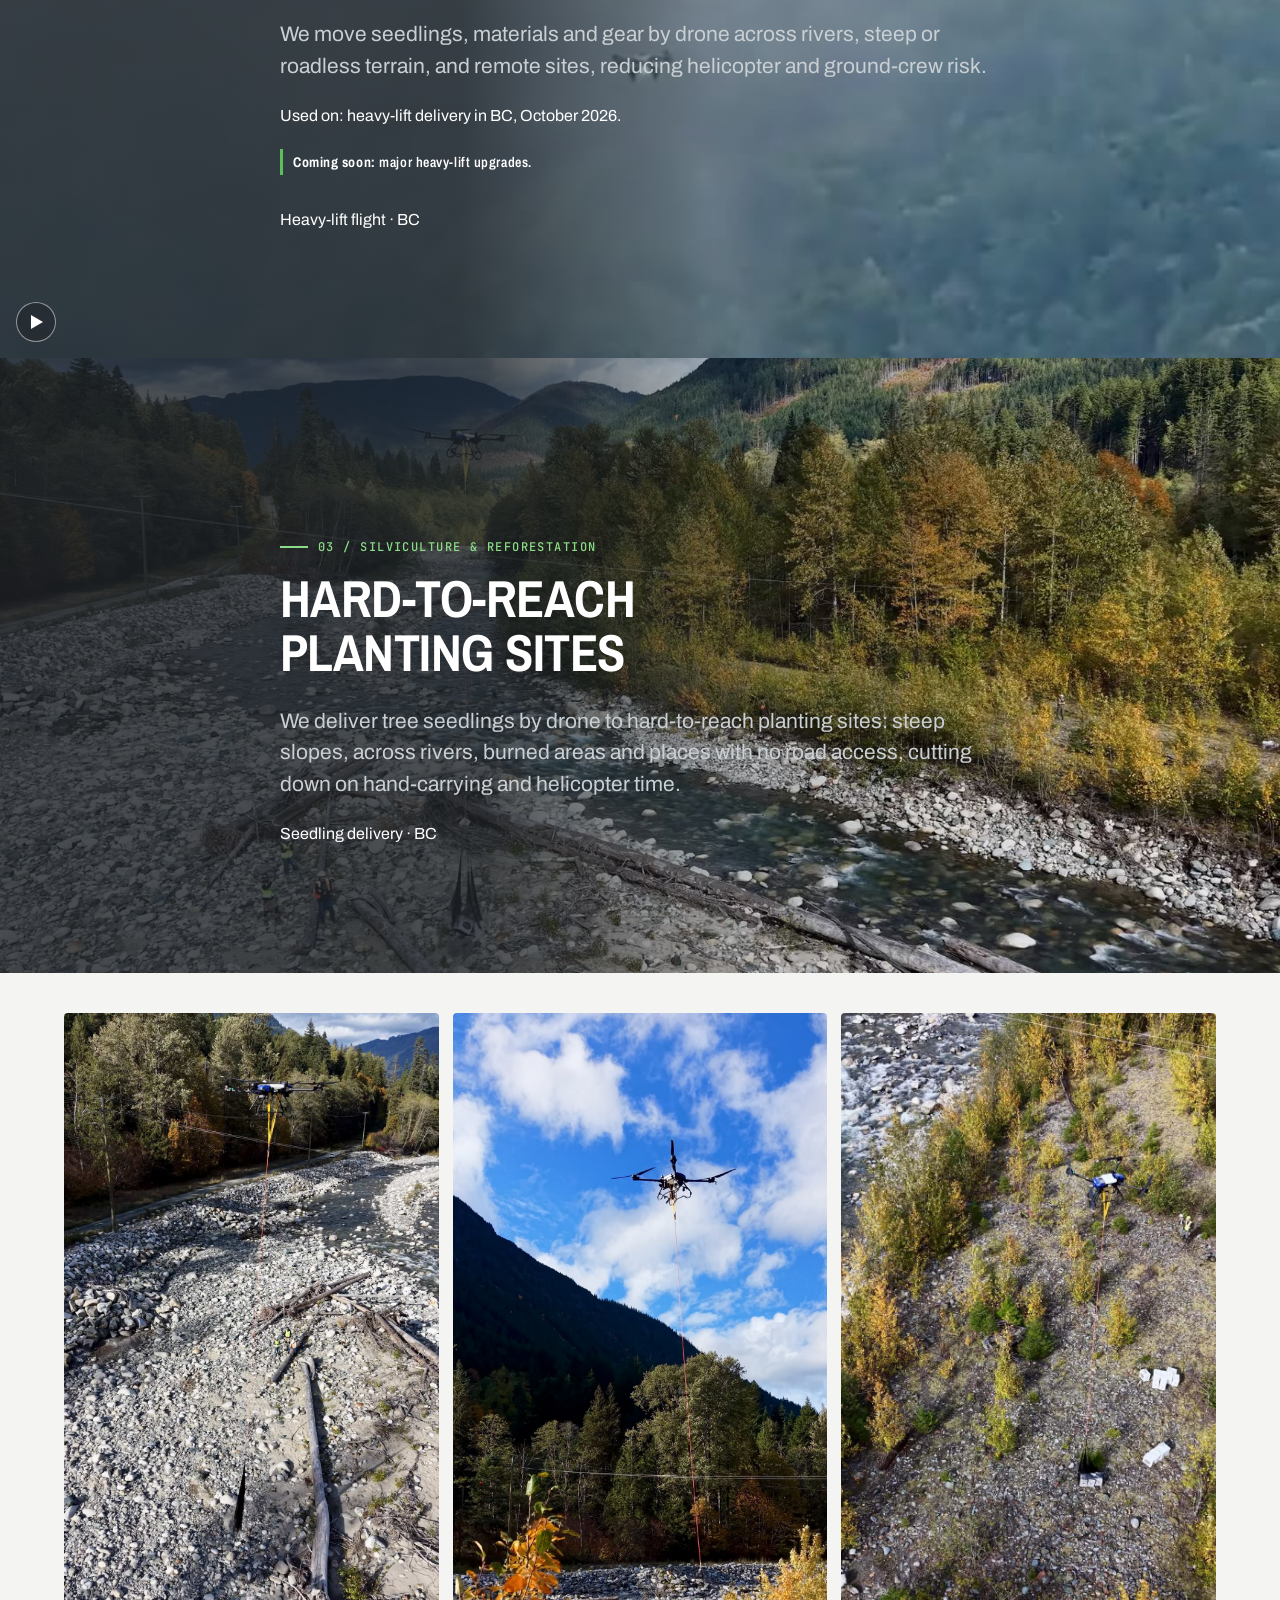
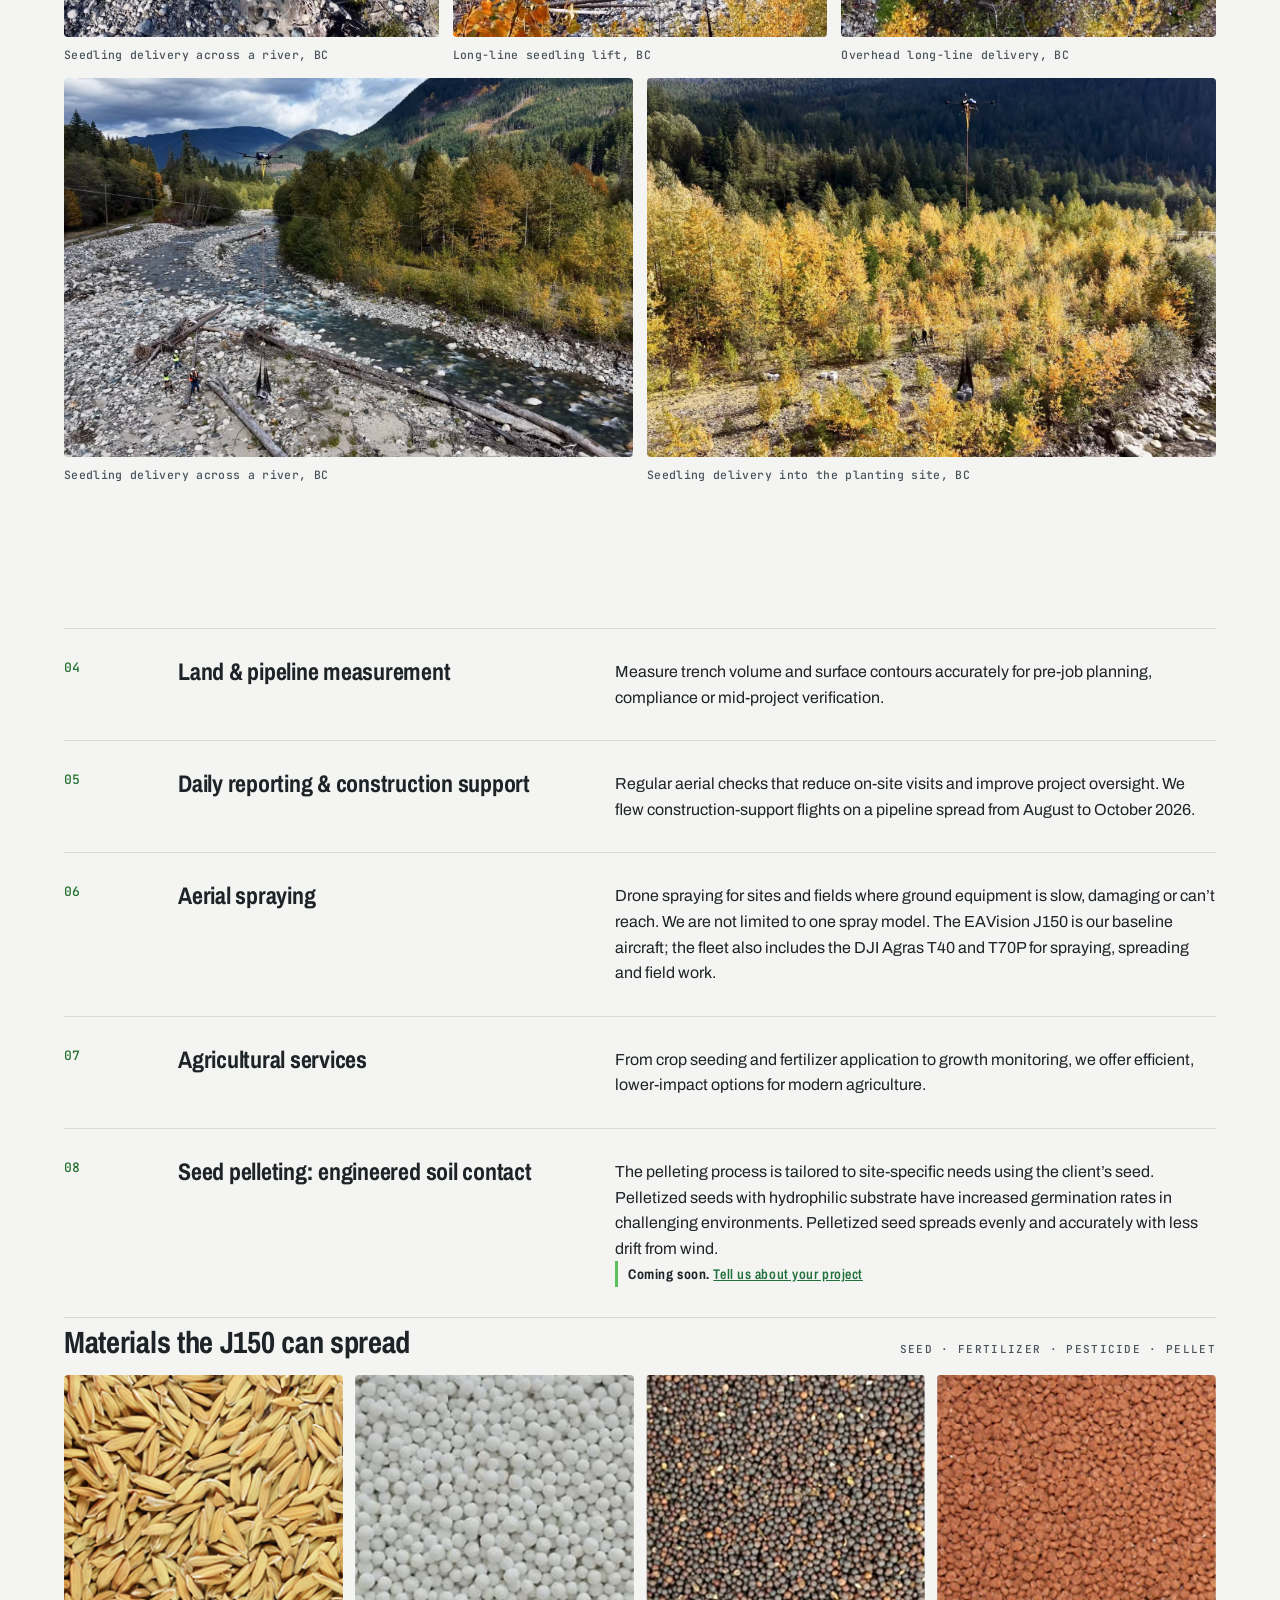
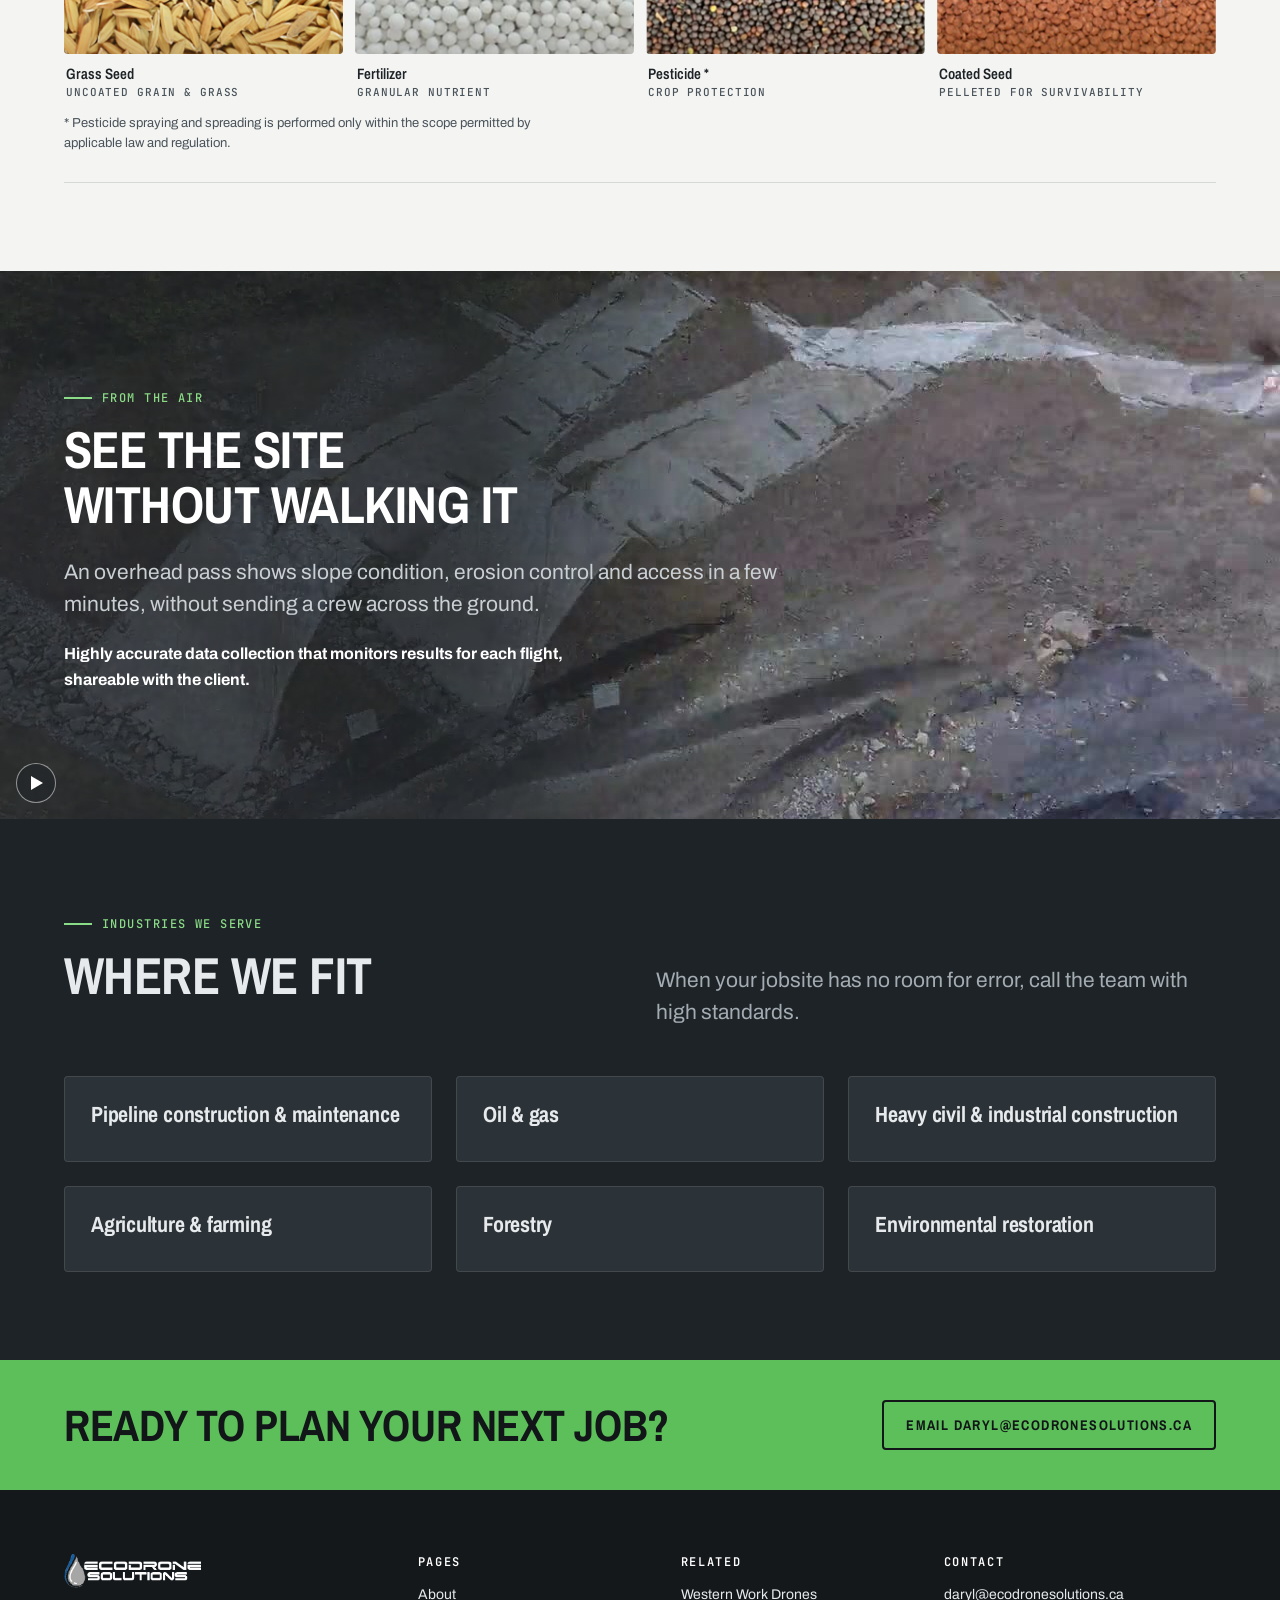
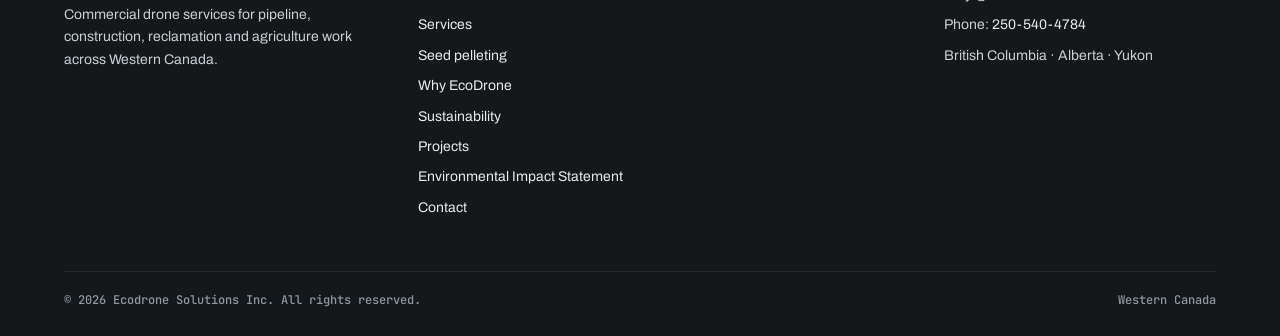
<file: services.html>
<!doctype html>
<html lang="en-CA">
<head>
<meta charset="utf-8">
<meta name="viewport" content="width=device-width,initial-scale=1">
<title>Services | EcoDrone Solutions Inc.</title>
<meta name="description" content="Seed and material dispersal, silviculture and reforestation, aerial spraying, heavy lift, land and pipeline measurement, daily reporting and agricultural drone services across Western Canada.">
<link rel="preconnect" href="https://fonts.googleapis.com">
<link rel="preconnect" href="https://fonts.gstatic.com" crossorigin>
<link rel="stylesheet" href="https://fonts.googleapis.com/css2?family=Archivo:wght@400;500;600;700&family=Archivo+Narrow:wght@500;600;700&family=JetBrains+Mono:wght@500&display=swap">
<link rel="stylesheet" href="css/site.css">
</head>
<body>
<a class="skip" href="#main">Skip to content</a>
<header class="hdr">
  <div class="wrap">
    <a class="logo" href="index.html" aria-label="EcoDrone Solutions home"><img src="img/Ecodrone-Logo-white.png" alt="EcoDrone Solutions" width="153" height="38"></a>
    <button class="menu-btn" aria-controls="nav" aria-expanded="false">Menu</button>
    <ul class="nav" id="nav"><li><a href="index.html">Home</a></li><li><a href="about.html">About</a></li><li><a href="services.html" aria-current="page">Services</a></li><li><a href="seed-coating.html">Seed pelleting</a></li><li><a href="why-ecodrone.html">Why EcoDrone</a></li><li><a href="sustainability.html">Sustainability</a></li><li><a href="projects.html">Projects</a></li><li><a href="environmental-impact-statement.html">Impact Statement</a></li><li><a href="contact.html">Contact</a></li></ul>
  </div>
</header>
<main id="main">
<section class="page-hero has-clip"><div class="bg-media" style="background-image:url(vid/services-spreading.jpg)"><video class="bg" src="vid/services-spreading.mp4" type="video/mp4" autoplay muted loop playsinline webkit-playsinline disablepictureinpicture disableremoteplayback preload="metadata" poster="vid/services-spreading.jpg" aria-hidden="true" tabindex="-1"></video></div><div class="ov" style="--ov:0.78"></div><button type="button" class="clip-toggle is-paused" data-clip-toggle aria-label="Play background video" aria-pressed="false"><span class="clip-toggle-icon" aria-hidden="true"></span></button><div class="wrap">
<div class="tag">Services</div><h1>What we fly</h1><p class="lead">Commercial payloads, careful planning and crews who know pipeline and construction sites.</p></div></section>

<section class="clip-band" id="seed-dispersal"><div class="bg-media" style="background-image:url(vid/row-seeding.jpg)"><video class="bg" src="vid/row-seeding.mp4" type="video/mp4" autoplay muted loop playsinline webkit-playsinline disablepictureinpicture disableremoteplayback preload="metadata" poster="vid/row-seeding.jpg" aria-hidden="true" tabindex="-1"></video></div><div class="ov" style="--ov:0.78"></div><button type="button" class="clip-toggle is-paused" data-clip-toggle aria-label="Play background video" aria-pressed="false"><span class="clip-toggle-icon" aria-hidden="true"></span></button>
  <div class="wrap">
    <div class="tag">01 / Seed &amp; material dispersal</div>
    <h2>Land reclamation done right</h2>
    <p class="lead">Our GPS-guided drones deliver seed, mulch and granular material to hard-to-reach zones without tearing up the ground or putting your crew on the slope. The EAVision J150 is our baseline aircraft for this work.</p>
    <p class="dataline">Used on: right-of-way seeding in BC, 2026.</p>
    <p class="dataline">Right-of-way seeding &middot; BC</p>
  </div>
</section>
<section class="clip-band clip-lift" id="heavy-material"><div class="bg-media" data-poster-desktop="vid/services-heavy-lift.jpg" data-poster-mobile="vid/services-heavy-lift-m.jpg" style="background-image:url(vid/services-heavy-lift.jpg)"><script>(function(){var n=window.matchMedia&&window.matchMedia('(max-width:640px)').matches;var s=n?"vid/services-heavy-lift-m.mp4":"vid/services-heavy-lift.mp4";var p=n?"vid/services-heavy-lift-m.jpg":"vid/services-heavy-lift.jpg";var el=document.currentScript.parentNode;if(!el)return;el.style.backgroundImage='url('+p+')';var v=document.createElement('video');v.className='bg';v.setAttribute('type','video/mp4');v.muted=true;v.defaultMuted=true;v.autoplay=true;v.loop=true;v.playsInline=true;v.setAttribute('muted','');v.setAttribute('autoplay','');v.setAttribute('loop','');v.setAttribute('playsinline','');v.setAttribute('webkit-playsinline','');v.setAttribute('disablepictureinpicture','');v.setAttribute('disableremoteplayback','');v.setAttribute('preload','metadata');v.setAttribute('aria-hidden','true');v.setAttribute('tabindex','-1');v.setAttribute('data-src-desktop',"vid/services-heavy-lift.mp4");v.setAttribute('data-src-mobile',"vid/services-heavy-lift-m.mp4");v.setAttribute('data-poster-desktop',"vid/services-heavy-lift.jpg");v.setAttribute('data-poster-mobile',"vid/services-heavy-lift-m.jpg");v.setAttribute('poster',p);v.setAttribute('src',s);el.appendChild(v);})();</script><noscript><video class="bg" src="vid/services-heavy-lift.mp4" type="video/mp4" autoplay muted loop playsinline webkit-playsinline disablepictureinpicture disableremoteplayback preload="metadata" poster="vid/services-heavy-lift.jpg" aria-hidden="true" tabindex="-1"></video></noscript></div><div class="ov" style="--ov:0.78"></div><button type="button" class="clip-toggle is-paused" data-clip-toggle aria-label="Play background video" aria-pressed="false"><span class="clip-toggle-icon" aria-hidden="true"></span></button>
  <div class="wrap">
    <div class="tag">02 / Heavy material lifting</div>
    <h2>No crane? No problem.</h2>
    <p class="lead">We move seedlings, materials and gear by drone across rivers, steep or roadless terrain, and remote sites, reducing helicopter and ground-crew risk.</p>
    <p class="dataline">Used on: heavy-lift delivery in BC, October 2026.</p>
    <p class="soon"><b>Coming soon:</b> major heavy-lift upgrades.</p>
    <p class="dataline">Heavy-lift flight &middot; BC</p>
  </div>
</section>
<section class="clip-band clip-photo" id="silviculture"><div class="bg-media" style="background-image:url(img/silviculture-river.jpg)" role="img" aria-hidden="true"></div><div class="ov" style="--ov:0.78"></div>
  <div class="wrap">
    <div class="tag">03 / Silviculture &amp; reforestation</div>
    <h2>Hard-to-reach planting sites</h2>
    <p class="lead">We deliver tree seedlings by drone to hard-to-reach planting sites: steep slopes, across rivers, burned areas and places with no road access, cutting down on hand-carrying and helicopter time.</p>
    <p class="dataline">Seedling delivery &middot; BC</p>
  </div>
</section>
<section class="services-silv">
  <div class="wrap">
    <div class="shots">
      <figure><div class="fig ar-35"><img src="img/silviculture-longline.jpg" alt="Drone on a long line delivering a seedling load across a riverbed, with crew below" loading="lazy"></div><figcaption>Seedling delivery across a river, BC</figcaption></figure>
      <figure><div class="fig ar-35"><img src="img/silviculture-lift-sky.jpg" alt="Drone on a long line against a mountain sky, lifting a load toward a river bar" loading="lazy"></div><figcaption>Long-line seedling lift, BC</figcaption></figure>
      <figure><div class="fig ar-35"><img src="img/silviculture-overhead.jpg" alt="Overhead view of a drone on a long line lowering a seedling bag beside a river" loading="lazy"></div><figcaption>Overhead long-line delivery, BC</figcaption></figure>
    </div>
    <div class="shots shots-wide">
      <figure><div class="fig ar-32"><img src="img/silviculture-river.jpg" alt="Drone crossing a river on a long line with a seedling bag, crew waiting on the bar" loading="lazy"></div><figcaption>Seedling delivery across a river, BC</figcaption></figure>
      <figure><div class="fig ar-32"><img src="img/silviculture-trees.jpg" alt="Drone lowering a seedling bag on a long line into fall trees beside a river" loading="lazy"></div><figcaption>Seedling delivery into the planting site, BC</figcaption></figure>
    </div>
  </div>
</section>
<section>
  <div class="wrap">
    <div class="rows">
      <div class="row"><span class="n">04</span><h3>Land &amp; pipeline measurement</h3><p>Measure trench volume and surface contours accurately for pre-job planning, compliance or mid-project verification.</p></div>
      <div class="row"><span class="n">05</span><h3>Daily reporting &amp; construction support</h3><p>Regular aerial checks that reduce on-site visits and improve project oversight. We flew construction-support flights on a pipeline spread from August to October 2026.</p></div>
      <div class="row" id="aerial-spraying"><span class="n">06</span><h3>Aerial spraying</h3><p>Drone spraying for sites and fields where ground equipment is slow, damaging or can&rsquo;t reach. We are not limited to one spray model. The EAVision J150 is our baseline aircraft; the fleet also includes the DJI Agras T40 and T70P for spraying, spreading and field work.</p></div>
      <div class="row"><span class="n">07</span><h3>Agricultural services</h3><p>From crop seeding and fertilizer application to growth monitoring, we offer efficient, lower-impact options for modern agriculture.</p></div>
      <div class="row" id="seed-coating"><span class="n">08</span><h3>Seed pelleting: engineered soil contact</h3><div><p>The pelleting process is tailored to site-specific needs using the client&rsquo;s seed. Pelletized seeds with hydrophilic substrate have increased germination rates in challenging environments. Pelletized seed spreads evenly and accurately with less drift from wind.</p><p class="soon"><b>Coming soon.</b> <a href="seed-coating.html">Tell us about your project</a></p></div></div>
  <div class="materials">
    <div class="materials-head">
      <h3>Materials the J150 can spread</h3>
      <p class="materials-kicker">Seed &middot; Fertilizer &middot; Pesticide &middot; Pellet</p>
    </div>
    <div class="materials-grid">
      <figure>
        <div class="fig"><img src="img/eav-sdz.png" alt="Grass Seed" loading="lazy"></div>
        <figcaption><b>Grass Seed</b><span>Uncoated grain &amp; grass</span></figcaption>
      </figure>
      <figure>
        <div class="fig"><img src="img/eav-fhf.png" alt="Fertilizer" loading="lazy"></div>
        <figcaption><b>Fertilizer</b><span>Granular nutrient</span></figcaption>
      </figure>
      <figure>
        <div class="fig"><img src="img/eav-ycz.png" alt="Pesticide" loading="lazy"></div>
        <figcaption><b>Pesticide *</b><span>Crop protection</span></figcaption>
      </figure>
      <figure>
        <div class="fig"><img src="img/pelleted-seed.png" alt="Coated Seed" loading="lazy"></div>
        <figcaption><b>Coated Seed</b><span>Pelleted for survivability</span></figcaption>
      </figure>
    </div>
    <p class="materials-note">* Pesticide spraying and spreading is performed only within the scope permitted by applicable law and regulation.</p>
  </div>
    </div>
  </div>
</section>
<section class="clip-band" id="from-the-air"><div class="bg-media" style="background-image:url(vid/services-aerial.jpg)"><video class="bg" src="vid/services-aerial.mp4" type="video/mp4" autoplay muted loop playsinline webkit-playsinline disablepictureinpicture disableremoteplayback preload="metadata" poster="vid/services-aerial.jpg" aria-hidden="true" tabindex="-1"></video></div><div class="ov" style="--ov:0.78"></div><button type="button" class="clip-toggle is-paused" data-clip-toggle aria-label="Play background video" aria-pressed="false"><span class="clip-toggle-icon" aria-hidden="true"></span></button>
  <div class="wrap"><div class="tag">From the air</div><h2>See the site without walking it</h2><p class="lead">An overhead pass shows slope condition, erosion control and access in a few minutes, without sending a crew across the ground.</p><p class="dataline"><b>Highly accurate data collection that monitors results for each flight, shareable with the client.</b></p></div>
</section>
<section class="sec-dark">
  <div class="wrap">
    <div class="sec-head"><div><div class="tag">Industries we serve</div><h2>Where we fit</h2></div><p class="lead muted">When your jobsite has no room for error, call the team with high standards.</p></div>
    <div class="grid g3">
      <div class="card"><h3>Pipeline construction &amp; maintenance</h3></div>
      <div class="card"><h3>Oil &amp; gas</h3></div>
      <div class="card"><h3>Heavy civil &amp; industrial construction</h3></div>
      <div class="card"><h3>Agriculture &amp; farming</h3></div>
      <div class="card"><h3>Forestry</h3></div>
      <div class="card"><h3>Environmental restoration</h3></div>
    </div>
  </div>
</section>
<section class="band" style="padding:0"><div class="wrap">
<h2>Ready to plan your next job?</h2>
<a class="btn btn-line" href="mailto:daryl@ecodronesolutions.ca?subject=Project%20enquiry">Email daryl@ecodronesolutions.ca</a>
</div></section>
</main>
<footer class="ftr">
  <div class="wrap">
    <div class="cols">
      <div>
        <img src="img/Ecodrone-Logo-white.png" alt="EcoDrone Solutions" width="137" height="34">
        <p>Commercial drone services for pipeline, construction, reclamation and agriculture work across Western Canada.</p>
      </div>
      <div>
        <h4>Pages</h4>
        <ul>
          <li><a href="about.html">About</a></li><li><a href="services.html">Services</a></li>
          <li><a href="seed-coating.html">Seed pelleting</a></li>
          <li><a href="why-ecodrone.html">Why EcoDrone</a></li><li><a href="sustainability.html">Sustainability</a></li>
          <li><a href="projects.html">Projects</a></li><li><a href="environmental-impact-statement.html">Environmental Impact Statement</a></li>
          <li><a href="contact.html">Contact</a></li>
        </ul>
      </div>
      <div>
        <h4>Related</h4>
        <ul>
          <li><a href="https://westernworkdrones.ca" rel="noopener">Western Work Drones</a></li>
        </ul>
      </div>
      <div>
        <h4>Contact</h4>
        <ul>
          <li><a href="mailto:daryl@ecodronesolutions.ca">daryl@ecodronesolutions.ca</a></li>
          <li class="nowrap">Phone: <a href="tel:+12505404784">250-540-4784</a></li>
          <li>British Columbia &middot; Alberta &middot; Yukon</li>
        </ul>
      </div>
    </div>
    <div class="base"><span>&copy; <span id="yr">2026</span> Ecodrone Solutions Inc. All rights reserved.</span><span>Western Canada</span></div>
  </div>
</footer>
<script src="js/site.js"></script>
</body>
</html>
</file>
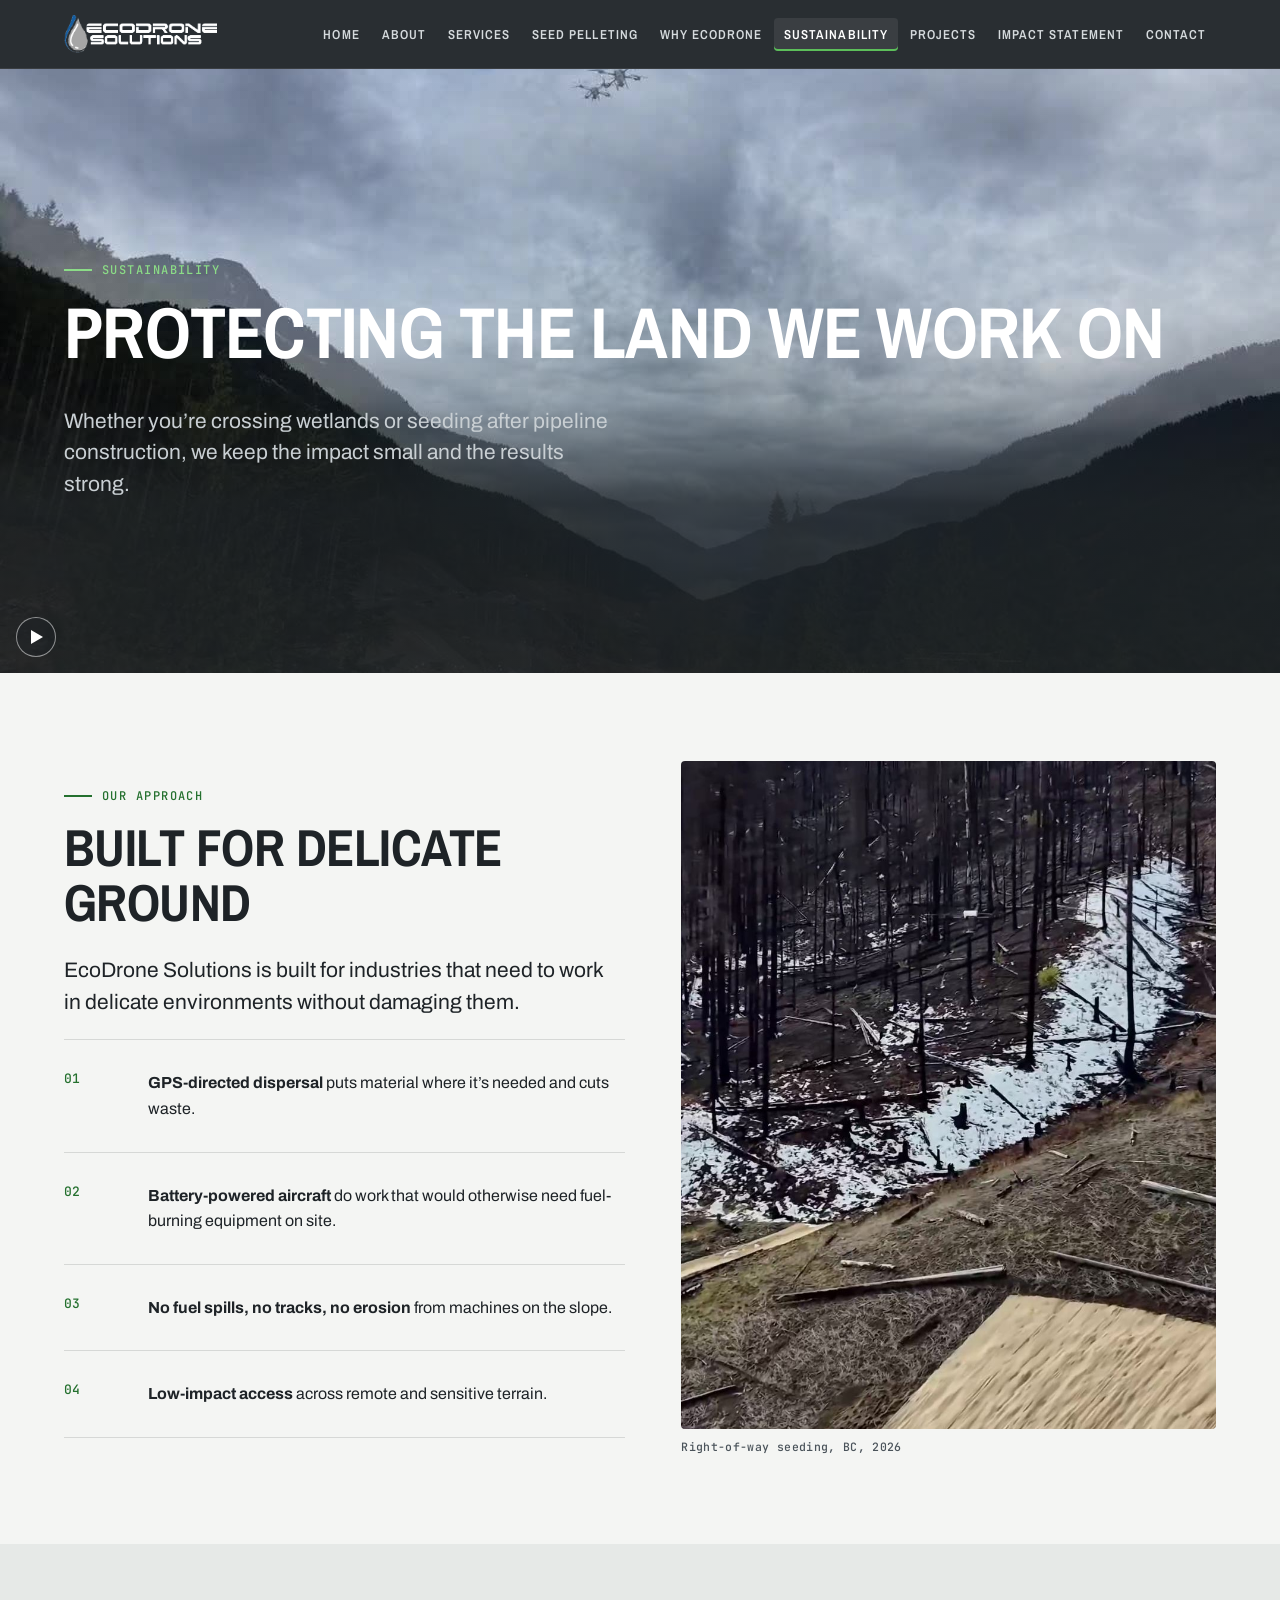
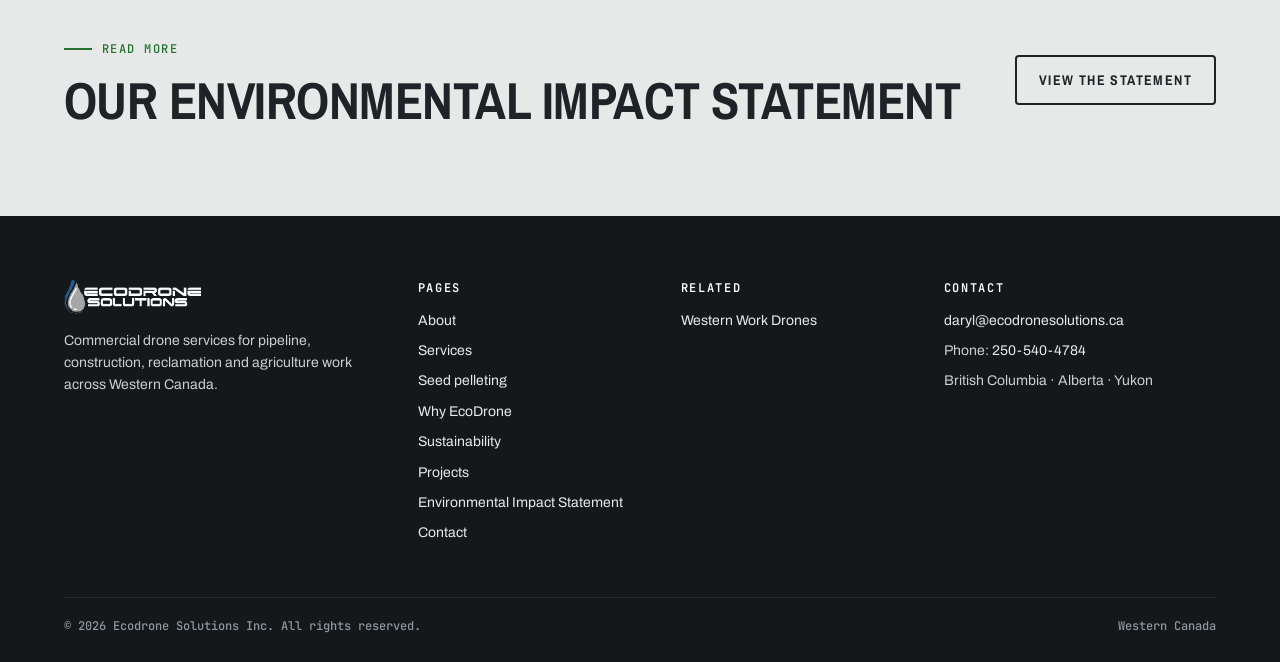
<file: sustainability.html>
<!doctype html>
<html lang="en-CA">
<head>
<meta charset="utf-8">
<meta name="viewport" content="width=device-width,initial-scale=1">
<title>Sustainability | EcoDrone Solutions Inc.</title>
<meta name="description" content="How EcoDrone Solutions minimizes ground disturbance and waste on pipeline, reclamation and construction work.">
<link rel="preconnect" href="https://fonts.googleapis.com">
<link rel="preconnect" href="https://fonts.gstatic.com" crossorigin>
<link rel="stylesheet" href="https://fonts.googleapis.com/css2?family=Archivo:wght@400;500;600;700&family=Archivo+Narrow:wght@500;600;700&family=JetBrains+Mono:wght@500&display=swap">
<link rel="stylesheet" href="css/site.css">
</head>
<body>
<a class="skip" href="#main">Skip to content</a>
<header class="hdr">
  <div class="wrap">
    <a class="logo" href="index.html" aria-label="EcoDrone Solutions home"><img src="img/Ecodrone-Logo-white.png" alt="EcoDrone Solutions" width="153" height="38"></a>
    <button class="menu-btn" aria-controls="nav" aria-expanded="false">Menu</button>
    <ul class="nav" id="nav"><li><a href="index.html">Home</a></li><li><a href="about.html">About</a></li><li><a href="services.html">Services</a></li><li><a href="seed-coating.html">Seed pelleting</a></li><li><a href="why-ecodrone.html">Why EcoDrone</a></li><li><a href="sustainability.html" aria-current="page">Sustainability</a></li><li><a href="projects.html">Projects</a></li><li><a href="environmental-impact-statement.html">Impact Statement</a></li><li><a href="contact.html">Contact</a></li></ul>
  </div>
</header>
<main id="main">
<section class="page-hero has-clip"><div class="bg-media" style="background-image:url(vid/sustain-valley.jpg)"><video class="bg" src="vid/sustain-valley.mp4" type="video/mp4" autoplay muted loop playsinline webkit-playsinline disablepictureinpicture disableremoteplayback preload="metadata" poster="vid/sustain-valley.jpg" aria-hidden="true" tabindex="-1"></video></div><div class="ov" style="--ov:0.78"></div><button type="button" class="clip-toggle is-paused" data-clip-toggle aria-label="Play background video" aria-pressed="false"><span class="clip-toggle-icon" aria-hidden="true"></span></button><div class="wrap">
<div class="tag">Sustainability</div><h1>Protecting the land we work on</h1><p class="lead">Whether you&rsquo;re crossing wetlands or seeding after pipeline construction, we keep the impact small and the results strong.</p></div></section>

<section>
  <div class="wrap split">
    <div>
      <div class="tag">Our approach</div>
      <h2>Built for delicate ground</h2>
      <p class="lead">EcoDrone Solutions is built for industries that need to work in delicate environments without damaging them.</p>
      <div class="rows">
        <div class="row" style="grid-template-columns:60px 1fr"><span class="n">01</span><p><strong>GPS-directed dispersal</strong> puts material where it&rsquo;s needed and cuts waste.</p></div>
        <div class="row" style="grid-template-columns:60px 1fr"><span class="n">02</span><p><strong>Battery-powered aircraft</strong> do work that would otherwise need fuel-burning equipment on site.</p></div>
        <div class="row" style="grid-template-columns:60px 1fr"><span class="n">03</span><p><strong>No fuel spills, no tracks, no erosion</strong> from machines on the slope.</p></div>
        <div class="row" style="grid-template-columns:60px 1fr"><span class="n">04</span><p><strong>Low-impact access</strong> across remote and sensitive terrain.</p></div>
      </div>
    </div>
    <figure><div class="fig ar-45"><img src="img/burn-slope-02.jpg" alt="Burned slope with snow and straw in the foreground on a right-of-way seeding job" loading="lazy"></div><figcaption>Right-of-way seeding, BC, 2026</figcaption></figure>
  </div>
</section>
<section class="sec-mist">
  <div class="wrap" style="display:flex;flex-wrap:wrap;gap:24px;justify-content:space-between;align-items:center">
    <div><div class="tag">Read more</div><h2 style="margin:0">Our Environmental Impact Statement</h2></div>
    <a class="btn btn-line" href="environmental-impact-statement.html">View the statement</a>
  </div>
</section>
</main>
<footer class="ftr">
  <div class="wrap">
    <div class="cols">
      <div>
        <img src="img/Ecodrone-Logo-white.png" alt="EcoDrone Solutions" width="137" height="34">
        <p>Commercial drone services for pipeline, construction, reclamation and agriculture work across Western Canada.</p>
      </div>
      <div>
        <h4>Pages</h4>
        <ul>
          <li><a href="about.html">About</a></li><li><a href="services.html">Services</a></li>
          <li><a href="seed-coating.html">Seed pelleting</a></li>
          <li><a href="why-ecodrone.html">Why EcoDrone</a></li><li><a href="sustainability.html">Sustainability</a></li>
          <li><a href="projects.html">Projects</a></li><li><a href="environmental-impact-statement.html">Environmental Impact Statement</a></li>
          <li><a href="contact.html">Contact</a></li>
        </ul>
      </div>
      <div>
        <h4>Related</h4>
        <ul>
          <li><a href="https://westernworkdrones.ca" rel="noopener">Western Work Drones</a></li>
        </ul>
      </div>
      <div>
        <h4>Contact</h4>
        <ul>
          <li><a href="mailto:daryl@ecodronesolutions.ca">daryl@ecodronesolutions.ca</a></li>
          <li class="nowrap">Phone: <a href="tel:+12505404784">250-540-4784</a></li>
          <li>British Columbia &middot; Alberta &middot; Yukon</li>
        </ul>
      </div>
    </div>
    <div class="base"><span>&copy; <span id="yr">2026</span> Ecodrone Solutions Inc. All rights reserved.</span><span>Western Canada</span></div>
  </div>
</footer>
<script src="js/site.js"></script>
</body>
</html>
</file>
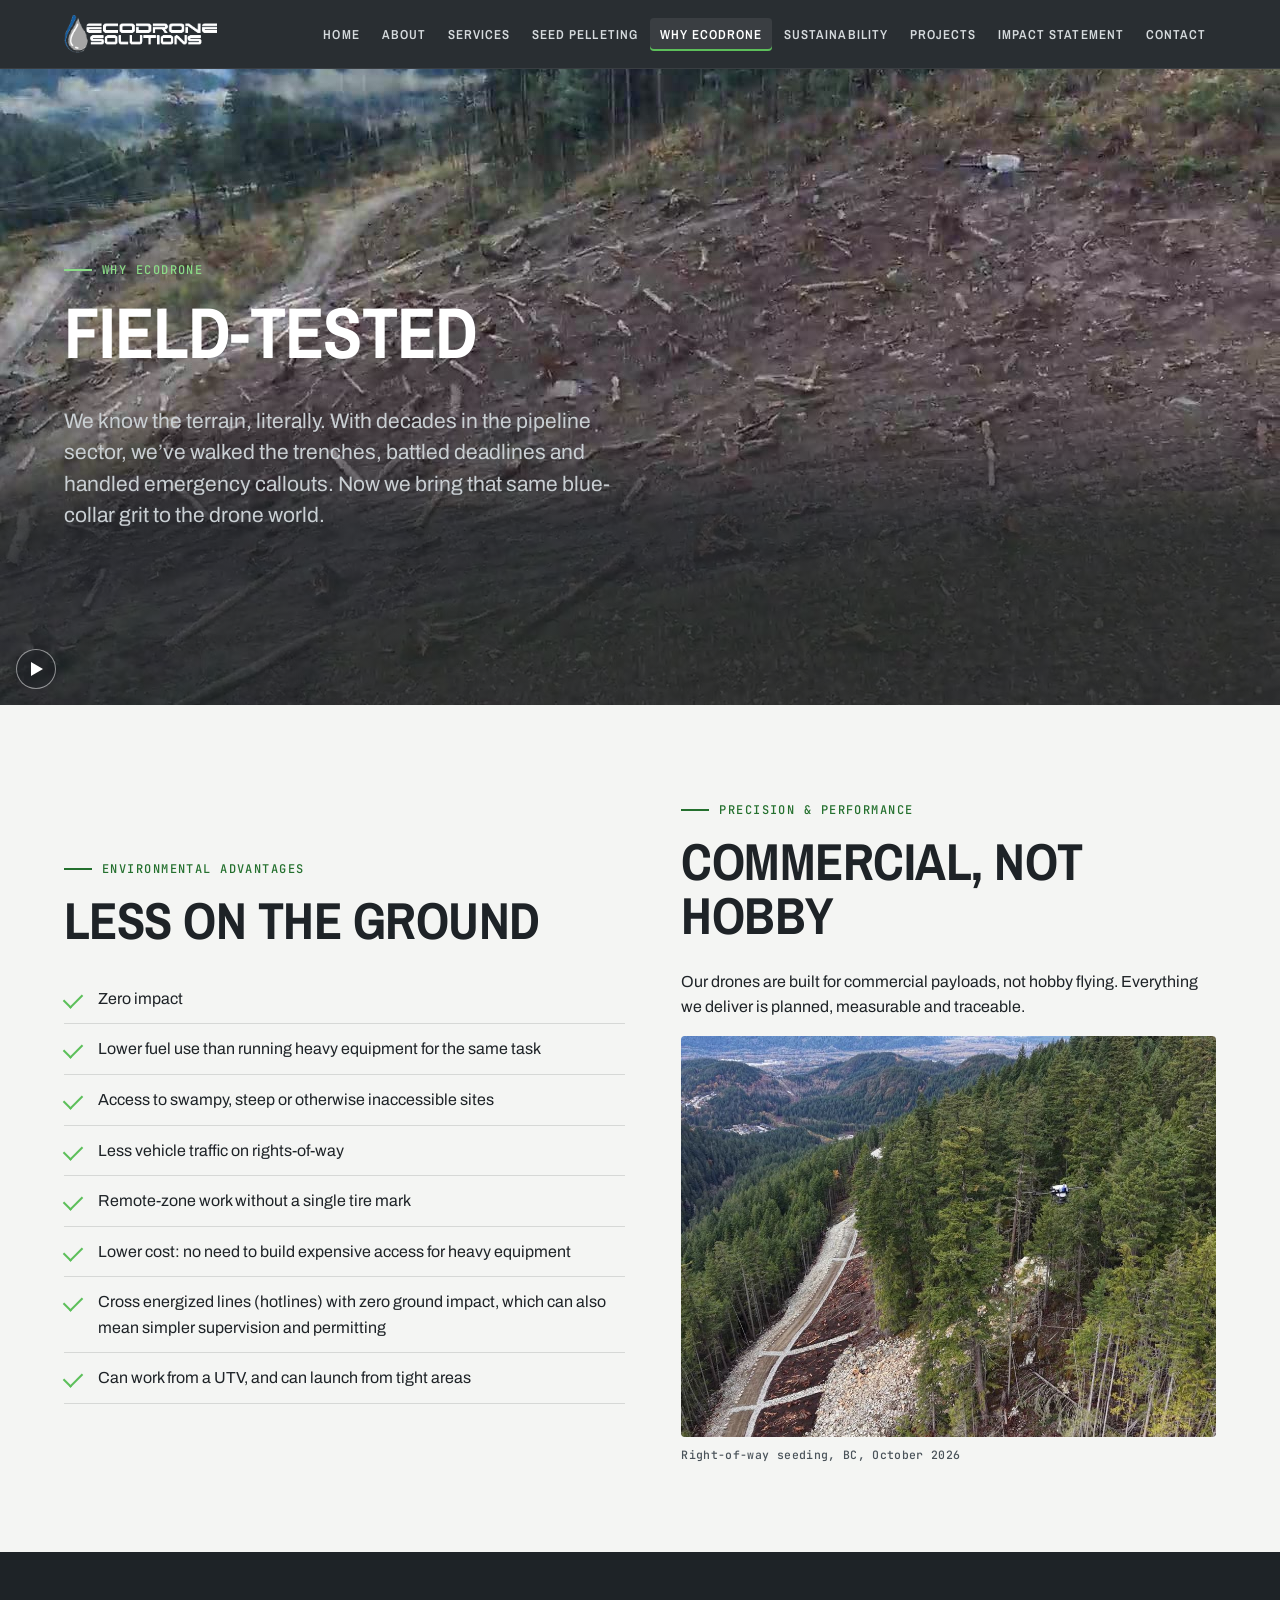
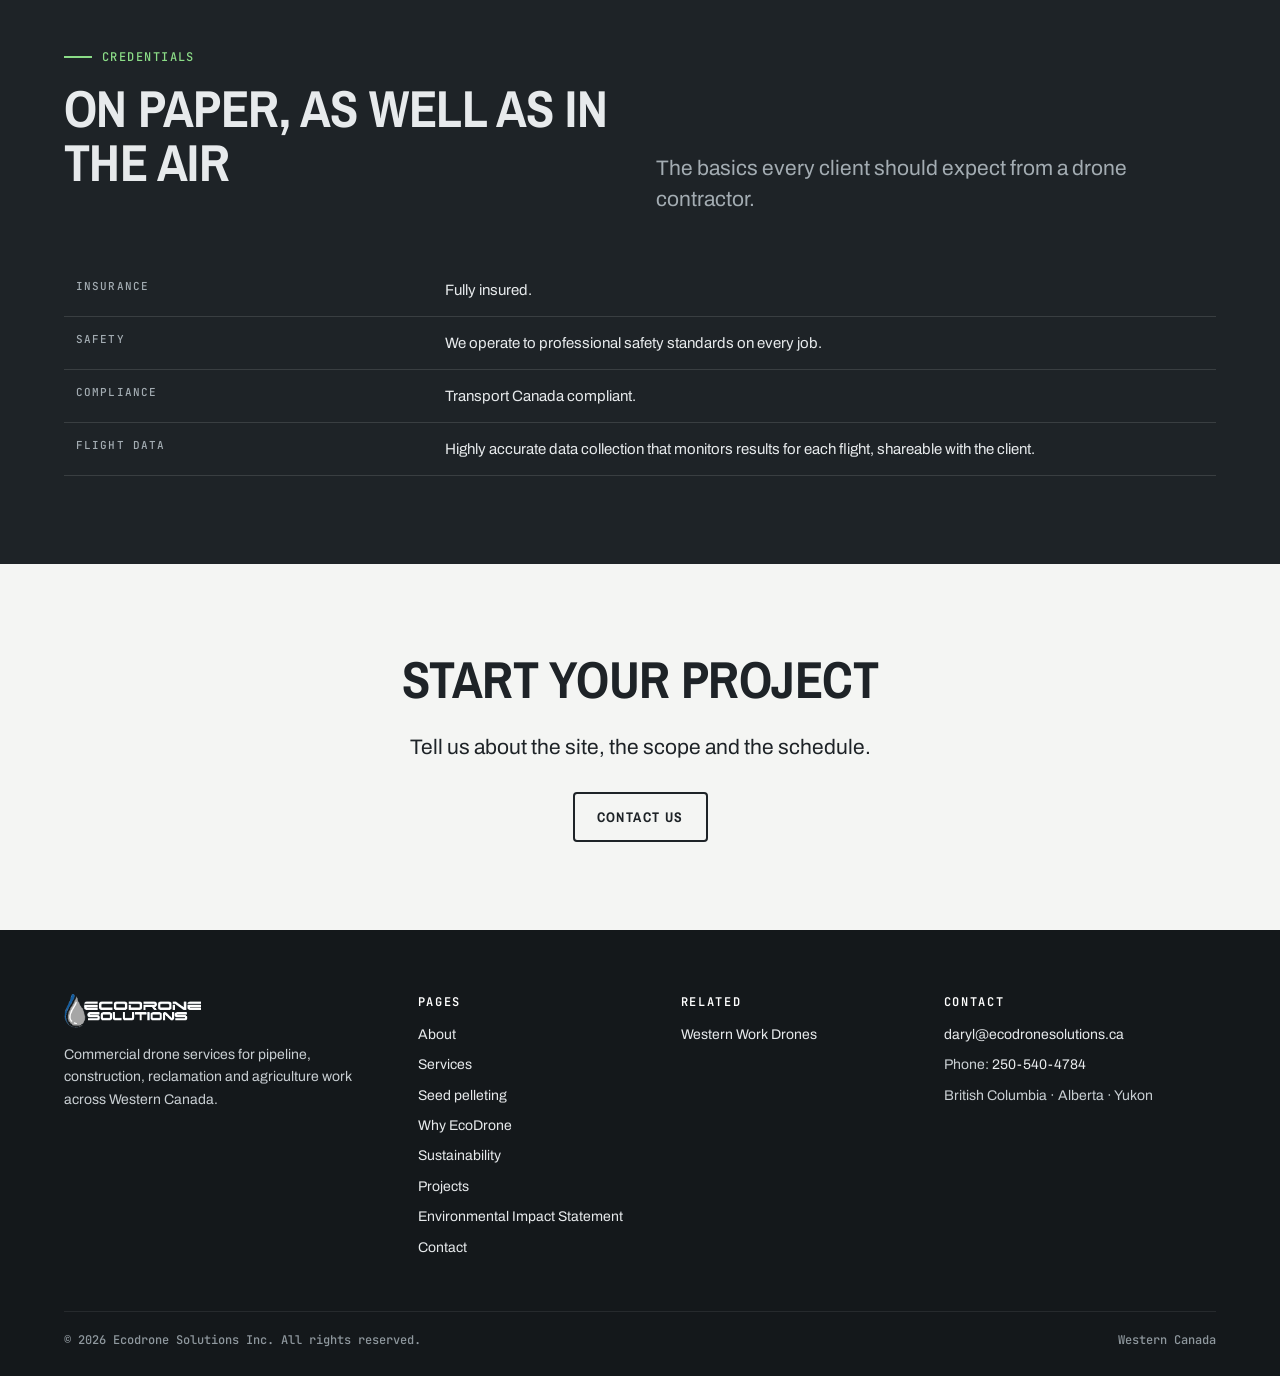
<file: why-ecodrone.html>
<!doctype html>
<html lang="en-CA">
<head>
<meta charset="utf-8">
<meta name="viewport" content="width=device-width,initial-scale=1">
<title>Why EcoDrone | EcoDrone Solutions Inc.</title>
<meta name="description" content="Why EcoDrone: field-tested pipeline experience, environmental advantages, and the credentials behind our operations.">
<link rel="preconnect" href="https://fonts.googleapis.com">
<link rel="preconnect" href="https://fonts.gstatic.com" crossorigin>
<link rel="stylesheet" href="https://fonts.googleapis.com/css2?family=Archivo:wght@400;500;600;700&family=Archivo+Narrow:wght@500;600;700&family=JetBrains+Mono:wght@500&display=swap">
<link rel="stylesheet" href="css/site.css">
</head>
<body>
<a class="skip" href="#main">Skip to content</a>
<header class="hdr">
  <div class="wrap">
    <a class="logo" href="index.html" aria-label="EcoDrone Solutions home"><img src="img/Ecodrone-Logo-white.png" alt="EcoDrone Solutions" width="153" height="38"></a>
    <button class="menu-btn" aria-controls="nav" aria-expanded="false">Menu</button>
    <ul class="nav" id="nav"><li><a href="index.html">Home</a></li><li><a href="about.html">About</a></li><li><a href="services.html">Services</a></li><li><a href="seed-coating.html">Seed pelleting</a></li><li><a href="why-ecodrone.html" aria-current="page">Why EcoDrone</a></li><li><a href="sustainability.html">Sustainability</a></li><li><a href="projects.html">Projects</a></li><li><a href="environmental-impact-statement.html">Impact Statement</a></li><li><a href="contact.html">Contact</a></li></ul>
  </div>
</header>
<main id="main">
<section class="page-hero has-clip"><div class="bg-media" style="background-image:url(vid/why-slope-pass.jpg)"><video class="bg" src="vid/why-slope-pass.mp4" type="video/mp4" autoplay muted loop playsinline webkit-playsinline disablepictureinpicture disableremoteplayback preload="metadata" poster="vid/why-slope-pass.jpg" aria-hidden="true" tabindex="-1"></video></div><div class="ov" style="--ov:0.78"></div><button type="button" class="clip-toggle is-paused" data-clip-toggle aria-label="Play background video" aria-pressed="false"><span class="clip-toggle-icon" aria-hidden="true"></span></button><div class="wrap">
<div class="tag">Why EcoDrone</div><h1>Field-tested</h1><p class="lead">We know the terrain, literally. With decades in the pipeline sector, we&rsquo;ve walked the trenches, battled deadlines and handled emergency callouts. Now we bring that same blue-collar grit to the drone world.</p></div></section>

<section>
  <div class="wrap split">
    <div>
      <div class="tag">Environmental advantages</div>
      <h2 id="less-on-the-ground">Less on the ground</h2>
      <ul class="checks">
        <li>Zero impact</li>
        <li>Lower fuel use than running heavy equipment for the same task</li>
        <li>Access to swampy, steep or otherwise inaccessible sites</li>
        <li>Less vehicle traffic on rights-of-way</li>
        <li>Remote-zone work without a single tire mark</li>
        <li>Lower cost: no need to build expensive access for heavy equipment</li>
        <li>Cross energized lines (hotlines) with zero ground impact, which can also mean simpler supervision and permitting</li>
        <li>Can work from a UTV, and can launch from tight areas</li>
      </ul>
    </div>
    <div>
      <div class="tag">Precision &amp; performance</div>
      <h2>Commercial, not hobby</h2>
      <p>Our drones are built for commercial payloads, not hobby flying. Everything we deliver is planned, measurable and traceable.</p>
      <figure><div class="fig ar-43"><img src="img/seeding-06.jpg" alt="Steep cleared slope above a forest road, seeded by drone" loading="lazy"></div><figcaption>Right-of-way seeding, BC, October 2026</figcaption></figure>
    </div>
  </div>
</section>
<section class="sec-dark" id="credentials">
  <div class="wrap">
    <div class="sec-head"><div><div class="tag">Credentials</div><h2>On paper, as well as in the air</h2></div><p class="lead muted">The basics every client should expect from a drone contractor.</p></div>
    <div class="ledger-wrap"><table class="ledger">
      <tr><th>Insurance</th><td>Fully insured.</td></tr>
      <tr><th>Safety</th><td>We operate to professional safety standards on every job.</td></tr>
      <tr><th>Compliance</th><td>Transport Canada compliant.</td></tr>
      <tr><th>Flight data</th><td>Highly accurate data collection that monitors results for each flight, shareable with the client.</td></tr>
    </table></div>
  </div>
</section>
<section>
  <div class="wrap" style="text-align:center">
    <h2>Start your project</h2>
    <p class="lead" style="margin:0 auto">Tell us about the site, the scope and the schedule.</p>
    <div class="btns" style="justify-content:center"><a class="btn btn-line" href="contact.html">Contact us</a></div>
  </div>
</section>
</main>
<footer class="ftr">
  <div class="wrap">
    <div class="cols">
      <div>
        <img src="img/Ecodrone-Logo-white.png" alt="EcoDrone Solutions" width="137" height="34">
        <p>Commercial drone services for pipeline, construction, reclamation and agriculture work across Western Canada.</p>
      </div>
      <div>
        <h4>Pages</h4>
        <ul>
          <li><a href="about.html">About</a></li><li><a href="services.html">Services</a></li>
          <li><a href="seed-coating.html">Seed pelleting</a></li>
          <li><a href="why-ecodrone.html">Why EcoDrone</a></li><li><a href="sustainability.html">Sustainability</a></li>
          <li><a href="projects.html">Projects</a></li><li><a href="environmental-impact-statement.html">Environmental Impact Statement</a></li>
          <li><a href="contact.html">Contact</a></li>
        </ul>
      </div>
      <div>
        <h4>Related</h4>
        <ul>
          <li><a href="https://westernworkdrones.ca" rel="noopener">Western Work Drones</a></li>
        </ul>
      </div>
      <div>
        <h4>Contact</h4>
        <ul>
          <li><a href="mailto:daryl@ecodronesolutions.ca">daryl@ecodronesolutions.ca</a></li>
          <li class="nowrap">Phone: <a href="tel:+12505404784">250-540-4784</a></li>
          <li>British Columbia &middot; Alberta &middot; Yukon</li>
        </ul>
      </div>
    </div>
    <div class="base"><span>&copy; <span id="yr">2026</span> Ecodrone Solutions Inc. All rights reserved.</span><span>Western Canada</span></div>
  </div>
</footer>
<script src="js/site.js"></script>
</body>
</html>
</file>
<file: css/site.css>
/* EcoDrone Solutions Inc. — field-log design system (slate/charcoal + fresh green) */
:root{
  --ink:#1e2327; --ink-2:#2c3338; --slate:#4a535a; --mist:#e6e9e7; --paper:#f4f5f3;
  --blue:#21703a; --seed:#5cbf5a; --seed-2:#7fd47c; --line:rgba(30,35,39,.14);
  --link:#21703a; --accent:#5cbf5a; --accent-2:#7fd47c; --accent-ink:#121618; --accent-text:#24702e; --accent-text-dark:#8bdc87;
  --hdr:rgba(30,35,39,.95); --ink-rgb:30,35,39; --ftr:#14181b; --nav-fg:#d5dadd;
  --od:#e7eaec; --od-soft:#c9cfd3; --od-muted:#a3acb2; --od-faint:#8f989e; --ph-d1:#2c3338; --ph-d2:#272d31; --ph-dbd:#5f6a71;
  
  --maxw:1200px; --r:4px;
  --f-display:"Archivo Narrow","Arial Narrow","Roboto Condensed",system-ui,sans-serif;
  --f-body:"Archivo",system-ui,-apple-system,"Segoe UI",Roboto,sans-serif;
  --f-mono:"JetBrains Mono",ui-monospace,SFMono-Regular,Menlo,Consolas,monospace;
}
*{box-sizing:border-box}
html{scroll-behavior:smooth}
body{margin:0;background:var(--paper);color:var(--ink);font:16px/1.6 var(--f-body);-webkit-font-smoothing:antialiased}
img{max-width:100%;display:block}
a{color:var(--link)}
.sec-dark a:not(.btn),.page-hero a:not(.btn),.hero a:not(.btn){color:var(--accent-text-dark)}
a:hover{color:var(--ink)}
.wrap{max-width:var(--maxw);margin:0 auto;padding:0 24px}
.nowrap{white-space:nowrap}
.skip{position:absolute;left:-9999px}.skip:focus{left:12px;top:12px;background:#fff;padding:8px;z-index:99}

/* --- Header --- */
.hdr{position:sticky;top:0;z-index:50;background:var(--hdr);backdrop-filter:blur(8px);border-bottom:1px solid rgba(255,255,255,.08)}
.hdr .wrap{display:flex;align-items:center;justify-content:space-between;height:68px}
.logo img{height:38px;width:auto}
.nav{display:flex;gap:2px;list-style:none;margin:0;padding:0}
.nav a{display:block;color:var(--nav-fg);text-decoration:none;font:600 13px/1 var(--f-display);letter-spacing:.08em;text-transform:uppercase;padding:10px 10px;border-radius:var(--r)}
.nav a:hover,.nav a[aria-current=page]{color:#fff;background:rgba(255,255,255,.08)}
.nav a[aria-current=page]{box-shadow:inset 0 -2px 0 var(--accent)}
.menu-btn{display:none;background:none;border:1px solid rgba(255,255,255,.3);color:#fff;font:600 12px var(--f-display);letter-spacing:.1em;text-transform:uppercase;padding:9px 12px;border-radius:var(--r);cursor:pointer}
@media (max-width:1020px){
  .menu-btn{display:block}
  .nav{display:none;position:absolute;top:68px;left:0;right:0;flex-direction:column;background:var(--ink);padding:8px 16px 16px;border-bottom:1px solid rgba(255,255,255,.1)}
  .nav.open{display:flex}
  .nav a{padding:14px 8px;font-size:15px}
}

/* --- Type --- */
h1,h2,h3,h4{font-family:var(--f-display);line-height:1.05;margin:0 0 .5em;letter-spacing:-.01em}
h1{font-size:clamp(42px,7vw,88px);font-weight:700;text-transform:uppercase}
h2{font-size:clamp(30px,4.2vw,52px);font-weight:700;text-transform:uppercase}
h3{font-size:24px;font-weight:700}
p{margin:0 0 1em}
.lead{font-size:clamp(18px,2vw,21px);line-height:1.5;max-width:46ch}
.tag{font:500 12px/1 var(--f-mono);letter-spacing:.12em;text-transform:uppercase;color:var(--accent-text);display:inline-flex;gap:10px;align-items:center;margin-bottom:18px}
.tag::before{content:"";width:28px;height:2px;background:currentColor}
.muted{color:var(--slate)}

/* --- Hero --- */
.hero{position:relative;color:#fff;background:var(--ink);overflow:hidden;min-height:min(86vh,760px);display:flex;align-items:flex-end}
.hero img.bg{position:absolute;inset:0;width:100%;height:100%;object-fit:cover;opacity:.62}
.hero .wrap{position:relative;z-index:2;padding-top:120px;padding-bottom:64px;width:100%}
.hero h1 span{color:var(--accent-text-dark)}
.hero .tag,.page-hero .tag,.sec-dark .tag{color:var(--accent-text-dark)}
.hero .meta{display:flex;flex-wrap:wrap;gap:8px 28px;margin-top:28px;font:500 12px/1.4 var(--f-mono);letter-spacing:.08em;text-transform:uppercase;color:var(--od-soft)}
.hero .meta b{color:#fff;font-weight:500}
.caption-chip{position:absolute;right:24px;bottom:18px;z-index:3;font:500 11px/1.3 var(--f-mono);color:var(--od-soft);letter-spacing:.06em;max-width:46ch;text-align:right}
.page-hero{background:var(--ink);color:#fff;position:relative;overflow:hidden}
.page-hero .wrap{position:relative;z-index:2;padding:96px 24px 64px}
.page-hero h1{font-size:clamp(40px,6vw,72px)}
.page-hero .lead{color:var(--od-soft)}
.topo{position:absolute;inset:0;opacity:.16;pointer-events:none;background:var(--accent-text-dark);-webkit-mask:url("../img/topo.svg") right top/900px no-repeat;mask:url("../img/topo.svg") right top/900px no-repeat}

/* --- Buttons --- */
.btn{display:inline-flex;align-items:center;gap:10px;font:700 14px/1 var(--f-display);letter-spacing:.1em;text-transform:uppercase;text-decoration:none;padding:16px 22px;border-radius:var(--r);border:2px solid transparent;transition:.15s}
.btn-seed{background:var(--accent);color:var(--accent-ink)}
.btn-seed:hover{background:var(--accent-2);color:var(--accent-ink)}
.btn-ghost{border-color:rgba(255,255,255,.45);color:#fff}
.btn-ghost:hover{border-color:#fff;color:#fff;background:rgba(255,255,255,.06)}
.btn-line{border-color:var(--ink);color:var(--ink)}
.btn-line:hover{background:var(--ink);color:#fff}
.btns{display:flex;flex-wrap:wrap;gap:12px;margin-top:28px}

/* --- Sections --- */
section{padding:88px 0}
.sec-dark{background:var(--ink);color:var(--od)}
.sec-dark .muted{color:var(--od-muted)}
.sec-mist{background:var(--mist)}
.sec-head{display:grid;grid-template-columns:1fr 1fr;gap:32px;align-items:end;margin-bottom:48px}
.sec-head p{margin:0}
@media (max-width:820px){.sec-head{grid-template-columns:1fr}}

/* Numbered rows (services) */
.rows{border-top:1px solid var(--line)}
.row{display:grid;grid-template-columns:90px 1.1fr 1.6fr;gap:24px;padding:30px 0;border-bottom:1px solid var(--line);align-items:start}
.row .n{font:500 13px var(--f-mono);color:var(--accent-text)}
.sec-dark .row .n,.sec-dark .card .k{color:var(--accent-text-dark)}
.row h3{margin:0}
.row p{margin:0}
.sec-dark .rows,.sec-dark .row{border-color:rgba(255,255,255,.12)}
@media (max-width:760px){.row{grid-template-columns:1fr;gap:8px}}

/* Grid cards */
.grid{display:grid;gap:24px}
.g2{grid-template-columns:repeat(2,1fr)}
.g3{grid-template-columns:repeat(3,1fr)}
.g4{grid-template-columns:repeat(4,1fr)}
@media (max-width:980px){.g4{grid-template-columns:repeat(2,1fr)}.g3{grid-template-columns:repeat(2,1fr)}}
@media (max-width:640px){.g2,.g3,.g4{grid-template-columns:1fr}}
.card{background:#fff;border:1px solid var(--line);border-radius:var(--r);padding:26px}
.sec-dark .card{background:var(--ink-2);border-color:rgba(255,255,255,.1)}
.card h3{font-size:22px;margin-bottom:.4em}
.card .k{font:500 11px/1 var(--f-mono);letter-spacing:.12em;text-transform:uppercase;color:var(--accent-text);margin-bottom:14px;display:block}

/* Fleet spec plates */
.plate{color:var(--ink);border:1px solid var(--line);background:#fff;border-radius:var(--r);overflow:hidden;display:flex;flex-direction:column}
.plate .top{background:var(--ink);color:#fff;padding:18px 22px}
.plate .top small{font:500 11px var(--f-mono);letter-spacing:.12em;text-transform:uppercase;color:var(--accent-text-dark)}
.plate .top h3{margin:6px 0 0;font-size:26px}
.plate dl{margin:0;padding:16px 22px 20px;display:grid;grid-template-columns:auto 1fr;gap:8px 16px;font-size:14px}
.plate dt{font:500 11px/1.9 var(--f-mono);letter-spacing:.08em;text-transform:uppercase;color:var(--slate)}
.plate dd{margin:0}
.plate.base{outline:2px solid var(--accent);outline-offset:-2px}

/* Figures */
figure{margin:0}
.fig{position:relative;border-radius:var(--r);overflow:hidden;background:var(--mist)}
.fig img{width:100%;height:100%;object-fit:cover}
figcaption{font:500 11.5px/1.45 var(--f-mono);letter-spacing:.03em;color:var(--slate);padding-top:10px}
.sec-dark figcaption{color:var(--od-muted)}
.ar-43{aspect-ratio:4/3}.ar-169{aspect-ratio:16/9}.ar-45{aspect-ratio:4/5}.ar-34{aspect-ratio:3/4}.ar-32{aspect-ratio:3/2}

/* Placeholder box */
.ph{aspect-ratio:4/3;border:2px dashed #9aa6ad;border-radius:var(--r);background:repeating-linear-gradient(135deg,#eef0ec 0 14px,#e5e8e3 14px 28px);display:flex;flex-direction:column;align-items:center;justify-content:center;text-align:center;padding:24px;color:var(--slate)}
.ph strong{font:700 13px/1.3 var(--f-mono);letter-spacing:.1em;text-transform:uppercase;color:var(--ink);margin-bottom:6px}
.ph span{font-size:13px;max-width:30ch}
.sec-dark .ph{background:repeating-linear-gradient(135deg,var(--ph-d1) 0 14px,var(--ph-d2) 14px 28px);border-color:var(--ph-dbd);color:var(--od-soft)}
.sec-dark .ph strong{color:#fff}
.ph.ar-45{aspect-ratio:4/5}.ph.ar-169{aspect-ratio:16/9}

/* Split */
.split{display:grid;grid-template-columns:1.05fr 1fr;gap:56px;align-items:center}
.split.rev>:first-child{order:2}
@media (max-width:900px){.split{grid-template-columns:1fr;gap:32px}.split.rev>:first-child{order:0}}

/* Checks list */
.checks{list-style:none;margin:0;padding:0}
.checks li{position:relative;padding:12px 0 12px 34px;border-bottom:1px solid var(--line)}
.checks li::before{content:"";position:absolute;left:0;top:19px;width:16px;height:9px;border-left:2.5px solid var(--accent);border-bottom:2.5px solid var(--accent);transform:rotate(-45deg)}
.sec-dark .checks li{border-color:rgba(255,255,255,.12)}

/* Credentials ledger */
.ledger{width:100%;border-collapse:collapse;font-size:15px}
.ledger th,.ledger td{text-align:left;padding:14px 12px;border-bottom:1px solid var(--line);vertical-align:top}
.ledger th{font:500 11px/1.5 var(--f-mono);letter-spacing:.1em;text-transform:uppercase;color:var(--slate);width:32%}
.sec-dark .ledger th{color:var(--od-muted)}.sec-dark .ledger th,.sec-dark .ledger td{border-color:rgba(255,255,255,.12)}
.ledger-wrap{overflow-x:auto}

/* Projects (mission log) */
.mission{display:grid;grid-template-columns:300px 1fr;gap:40px;padding:56px 0;border-top:1px solid var(--line)}
.mission:first-of-type{border-top:0}
.mission .log{font:500 12.5px/1.8 var(--f-mono);color:var(--slate)}
.mission .log b{display:block;font-weight:500;color:var(--accent-text);letter-spacing:.1em;text-transform:uppercase;font-size:11px;margin-top:12px}
.mission .log b:first-child{margin-top:0}
.mission h3{font-size:clamp(26px,3vw,36px);text-transform:uppercase}
.mission .shots{display:grid;grid-template-columns:repeat(3,1fr);gap:14px;margin-top:22px}
@media (max-width:900px){.mission{grid-template-columns:1fr;gap:20px}.mission .shots{grid-template-columns:1fr 1fr}}
@media (max-width:520px){.mission .shots{grid-template-columns:1fr}}

/* EIS document */
.doc{display:grid;grid-template-columns:240px 1fr;gap:56px}
.doc nav{position:sticky;top:96px;align-self:start;font:500 13px/1.4 var(--f-mono)}
.doc nav a{display:block;padding:8px 0;color:var(--slate);text-decoration:none;border-bottom:1px solid var(--line)}
.doc nav a:hover{color:var(--link)}
.doc article h2{font-size:clamp(26px,3vw,34px);margin-top:56px;padding-top:12px}
.doc article h2:first-child{margin-top:0}
.doc article h2 small{display:block;font:500 12px var(--f-mono);letter-spacing:.12em;color:var(--accent-text);margin-bottom:10px}
.doc article h3{font-size:19px;color:var(--link);text-transform:uppercase;letter-spacing:.04em}
.doc article ul{padding-left:20px}.doc article li{margin-bottom:6px}
@media (max-width:900px){.doc{grid-template-columns:1fr}.doc nav{position:static}}

/* Strip / band */
.band{background:var(--accent);color:var(--accent-ink)}
.band .btn-line{border-color:var(--accent-ink);color:var(--accent-ink)}
.band .wrap{display:flex;flex-wrap:wrap;gap:24px;justify-content:space-between;align-items:center;padding:40px 24px}
.band h2{margin:0;font-size:clamp(28px,3.6vw,44px)}
.band .btn-line:hover{background:var(--accent-ink);color:var(--accent)}
.areas{display:flex;flex-wrap:wrap;gap:10px;margin:0;padding:0;list-style:none}
.areas li{font:600 13px/1 var(--f-display);letter-spacing:.1em;text-transform:uppercase;border:1px solid currentColor;padding:10px 14px;border-radius:999px}

/* Note */
.note{font-size:13px;color:var(--slate);border-left:3px solid var(--accent);padding:4px 0 4px 14px;margin-top:20px}
.sec-dark .note{color:var(--od-muted)}

/* Contact */
.contact-big{font-family:var(--f-display);font-size:clamp(24px,3.6vw,44px);font-weight:700;text-decoration:none;color:var(--ink);word-break:break-word;border-bottom:3px solid var(--accent)}
.contact-big:hover{color:var(--link)}
.pending{display:inline-block;font:500 13px var(--f-mono);background:#fff3d6;border:1px dashed var(--accent);padding:6px 10px;border-radius:var(--r);color:#6b4a0f}

/* Footer */
.ftr{background:var(--ftr);color:var(--od-soft);padding:64px 0 28px;font-size:14px}
.ftr .cols{display:grid;grid-template-columns:1.4fr 1fr 1fr 1.2fr;gap:36px}
.ftr h4{font:600 12px var(--f-mono);letter-spacing:.14em;text-transform:uppercase;color:#fff;margin-bottom:14px}
.ftr ul{list-style:none;margin:0;padding:0}.ftr li{margin-bottom:8px}
.ftr a{color:var(--od);text-decoration:none}.ftr a:hover{color:var(--accent-text-dark)}
.ftr .base{margin-top:44px;padding-top:20px;border-top:1px solid rgba(255,255,255,.08);display:flex;flex-wrap:wrap;justify-content:space-between;gap:12px;font:500 12px var(--f-mono);color:var(--od-faint)}
.ftr img{height:34px;width:auto;margin-bottom:16px}
@media (max-width:900px){.ftr .cols{grid-template-columns:1fr 1fr}}
@media (max-width:520px){.ftr .cols{grid-template-columns:1fr}}

/* --- Background clips (muted, looping, decorative; poster is the silent fallback) --- */
.bg-media{position:absolute;inset:0;background-size:cover;background-position:center;z-index:0}
.bg-media video.bg{position:absolute;inset:0;width:100%;height:100%;object-fit:cover;display:block;pointer-events:none;z-index:1}
/* Open video stays nearly clear (0–0.08) so motion is visible. --ov is the text-area peak,
   sized for WCAG AA (~0.78) over the brightest frames — 0.35–0.45 is not enough for #c9cfd3/#8bdc87 on bright dirt/sky. */
.ov{position:absolute;inset:0;z-index:2;pointer-events:none;
  background:linear-gradient(180deg,rgba(var(--ink-rgb),0) 0%,rgba(var(--ink-rgb),.06) 38%,rgba(var(--ink-rgb),.22) 55%,rgba(var(--ink-rgb),var(--ov,.78)) 72%,rgba(var(--ink-rgb),var(--ov,.78)) 100%)}
.clip-band .ov{
  background:linear-gradient(to right,rgba(var(--ink-rgb),var(--ov,.78)) 0%,rgba(var(--ink-rgb),var(--ov,.78)) 38%,rgba(var(--ink-rgb),.22) 58%,rgba(var(--ink-rgb),.06) 78%,rgba(var(--ink-rgb),0) 100%)}
.mission.clip-mission .ov{
  background:linear-gradient(to right,rgba(var(--ink-rgb),var(--ov,.78)) 0%,rgba(var(--ink-rgb),.58) 55%,rgba(var(--ink-rgb),.22) 100%)}
.fig.has-clip{background:var(--ink)}
.fig.has-clip .bg-media,.fig.has-clip video.bg{position:absolute;inset:0;width:100%;height:100%;object-fit:cover}
.mission.clip-mission{position:relative;color:#fff;overflow:hidden;padding:56px 24px;border-top:0}
.mission.clip-mission .log,.mission.clip-mission > div:last-of-type{position:relative;z-index:2}
.mission.clip-mission .log{color:var(--od-soft)}
.mission.clip-mission .log b{color:var(--accent-text-dark)}
.mission.clip-mission h3{color:#fff}
.mission.clip-mission p{color:var(--od-soft)}
.mission.clip-mission figcaption{color:var(--od-soft)}
.clip-cap{font:500 12px/1.4 var(--f-mono);letter-spacing:.06em;color:var(--od-soft);margin:0 0 18px}
@media (max-width:900px){.mission.clip-mission{padding:40px 0}}
.page-hero.has-clip{min-height:min(62vh,560px);display:flex;align-items:flex-end}
.page-hero.has-clip .wrap{width:100%}
.clip-band{position:relative;overflow:hidden;color:#fff;background:var(--ink);padding:0}
.clip-band .wrap{position:relative;z-index:2;padding-top:110px;padding-bottom:110px;max-width:var(--maxw)}
.clip-band .tag{color:var(--accent-text-dark)}
.clip-band h2{color:#fff;max-width:20ch}
.clip-band .lead{color:var(--od-soft);max-width:60ch}
.clip-band .dataline{color:#fff;max-width:60ch;margin-top:18px}
.clip-band.clip-photo{min-height:max(480px,48vw);display:flex;align-items:flex-end}
.services-silv{padding-top:40px;padding-bottom:56px}
.services-silv .shots{display:grid;grid-template-columns:repeat(3,1fr);gap:14px}
.services-silv .shots-wide{grid-template-columns:1fr 1fr;margin-top:14px}
@media (max-width:900px){.services-silv .shots,.services-silv .shots-wide{grid-template-columns:1fr 1fr}}
@media (max-width:520px){.services-silv .shots,.services-silv .shots-wide{grid-template-columns:1fr}}
.ar-35{aspect-ratio:3/5}
video::-webkit-media-controls{display:none!important}
video::-webkit-media-controls-start-playback-button{display:none!important;-webkit-appearance:none}
@media (prefers-reduced-motion: reduce){
  .bg-media:not(.is-playing) video.bg{display:none}
}
@media (max-width:640px){.clip-band .wrap{padding-top:72px;padding-bottom:72px}.page-hero.has-clip{min-height:420px}}
.soon{display:inline-block;margin-top:4px;font:600 14px/1.3 var(--f-display);letter-spacing:.04em;border-left:3px solid var(--accent);padding:4px 0 4px 10px}

/* Services heavy-lift: landscape clip on desktop, portrait on mobile */
.clip-band.clip-lift{min-height:max(520px,56.25vw);display:flex;align-items:flex-end}
.clip-band.clip-lift .soon{color:#fff;border-color:var(--accent)}
.clip-band.clip-lift .clip-mobile{display:none}
/* Darker over the text, lighter over the aircraft so the drone and load stay visible */
.clip-band.clip-lift .ov{background:linear-gradient(to right,rgba(var(--ink-rgb),var(--ov,.78)) 0%,rgba(var(--ink-rgb),var(--ov,.78)) 36%,rgba(var(--ink-rgb),.28) 55%,rgba(var(--ink-rgb),.08) 78%,rgba(var(--ink-rgb),.04) 100%)}
@media (max-width:640px){
  .clip-band.clip-lift{min-height:100vh}
  .clip-band.clip-lift .wrap{padding-top:72vh}
  .clip-band.clip-lift .clip-desktop{display:none}
  .clip-band.clip-lift .clip-mobile{display:block}
  .clip-band.clip-lift .ov{background:linear-gradient(to top,rgba(var(--ink-rgb),var(--ov,.78)) 0%,rgba(var(--ink-rgb),.50) 28%,rgba(var(--ink-rgb),.10) 50%,rgba(var(--ink-rgb),.04) 100%)}
}

/* Play/pause fallback — visible, tasteful, keyboard-focusable; used when autoplay is blocked or to pause. */
.clip-toggle{position:absolute;left:16px;bottom:16px;z-index:4;width:40px;height:40px;padding:0;border-radius:50%;
  border:1px solid rgba(255,255,255,.5);background:rgba(30,35,39,.45);color:#fff;cursor:pointer;
  display:inline-flex;align-items:center;justify-content:center;-webkit-appearance:none;appearance:none}
.clip-toggle:hover,.clip-toggle:focus-visible{background:rgba(30,35,39,.7);border-color:#fff}
.clip-toggle:focus-visible{outline:2px solid #fff;outline-offset:3px}
.clip-toggle-icon{display:block;width:0;height:0;border-style:solid;border-width:7px 0 7px 12px;border-color:transparent transparent transparent #fff;margin-left:2px}
.clip-toggle:not(.is-paused) .clip-toggle-icon{width:12px;height:12px;border:0;margin:0;background:
  linear-gradient(#fff,#fff) 0 0/4px 12px no-repeat,linear-gradient(#fff,#fff) 8px 0/4px 12px no-repeat}
.fig.has-clip .clip-toggle{left:10px;bottom:10px;width:36px;height:36px}
.fig.has-clip > a.fig-link{position:absolute;inset:0;z-index:3;display:block;color:inherit;text-decoration:none}
.fig.has-clip > a.fig-link .bg-media{z-index:0}
.caption-chip{pointer-events:none}

/* Materials lineup (copied from the live WWD ecology section) */
.materials{margin-top:40px}
.row + .materials{margin-top:4px;padding:4px 0 28px;border-bottom:1px solid var(--line)}
.materials-head{display:flex;flex-wrap:wrap;align-items:baseline;justify-content:space-between;gap:8px 16px;margin-bottom:16px}
.materials-head h2,.materials-head h3{margin:0;font-size:clamp(22px,2.4vw,32px);text-transform:none}
.materials-kicker{margin:0;font:500 11px var(--f-mono);letter-spacing:.12em;text-transform:uppercase;color:var(--slate)}
.materials-grid{display:grid;grid-template-columns:repeat(4,minmax(0,1fr));gap:12px}
@media (max-width:760px){.materials-grid{grid-template-columns:repeat(2,minmax(0,1fr))}}
.materials-grid .fig{aspect-ratio:1/1}
.materials-grid figcaption{padding:10px 2px 0}
.materials-grid figcaption b{display:block;font:600 15px/1.3 var(--f-display);color:var(--ink);letter-spacing:0;text-transform:none}
.materials-grid figcaption span{display:block;margin-top:2px;font:500 11px/1.4 var(--f-mono);letter-spacing:.08em;text-transform:uppercase;color:var(--slate)}
.materials-note{margin:12px 0 0;font-size:13px;color:var(--slate);max-width:72ch}
</file>
